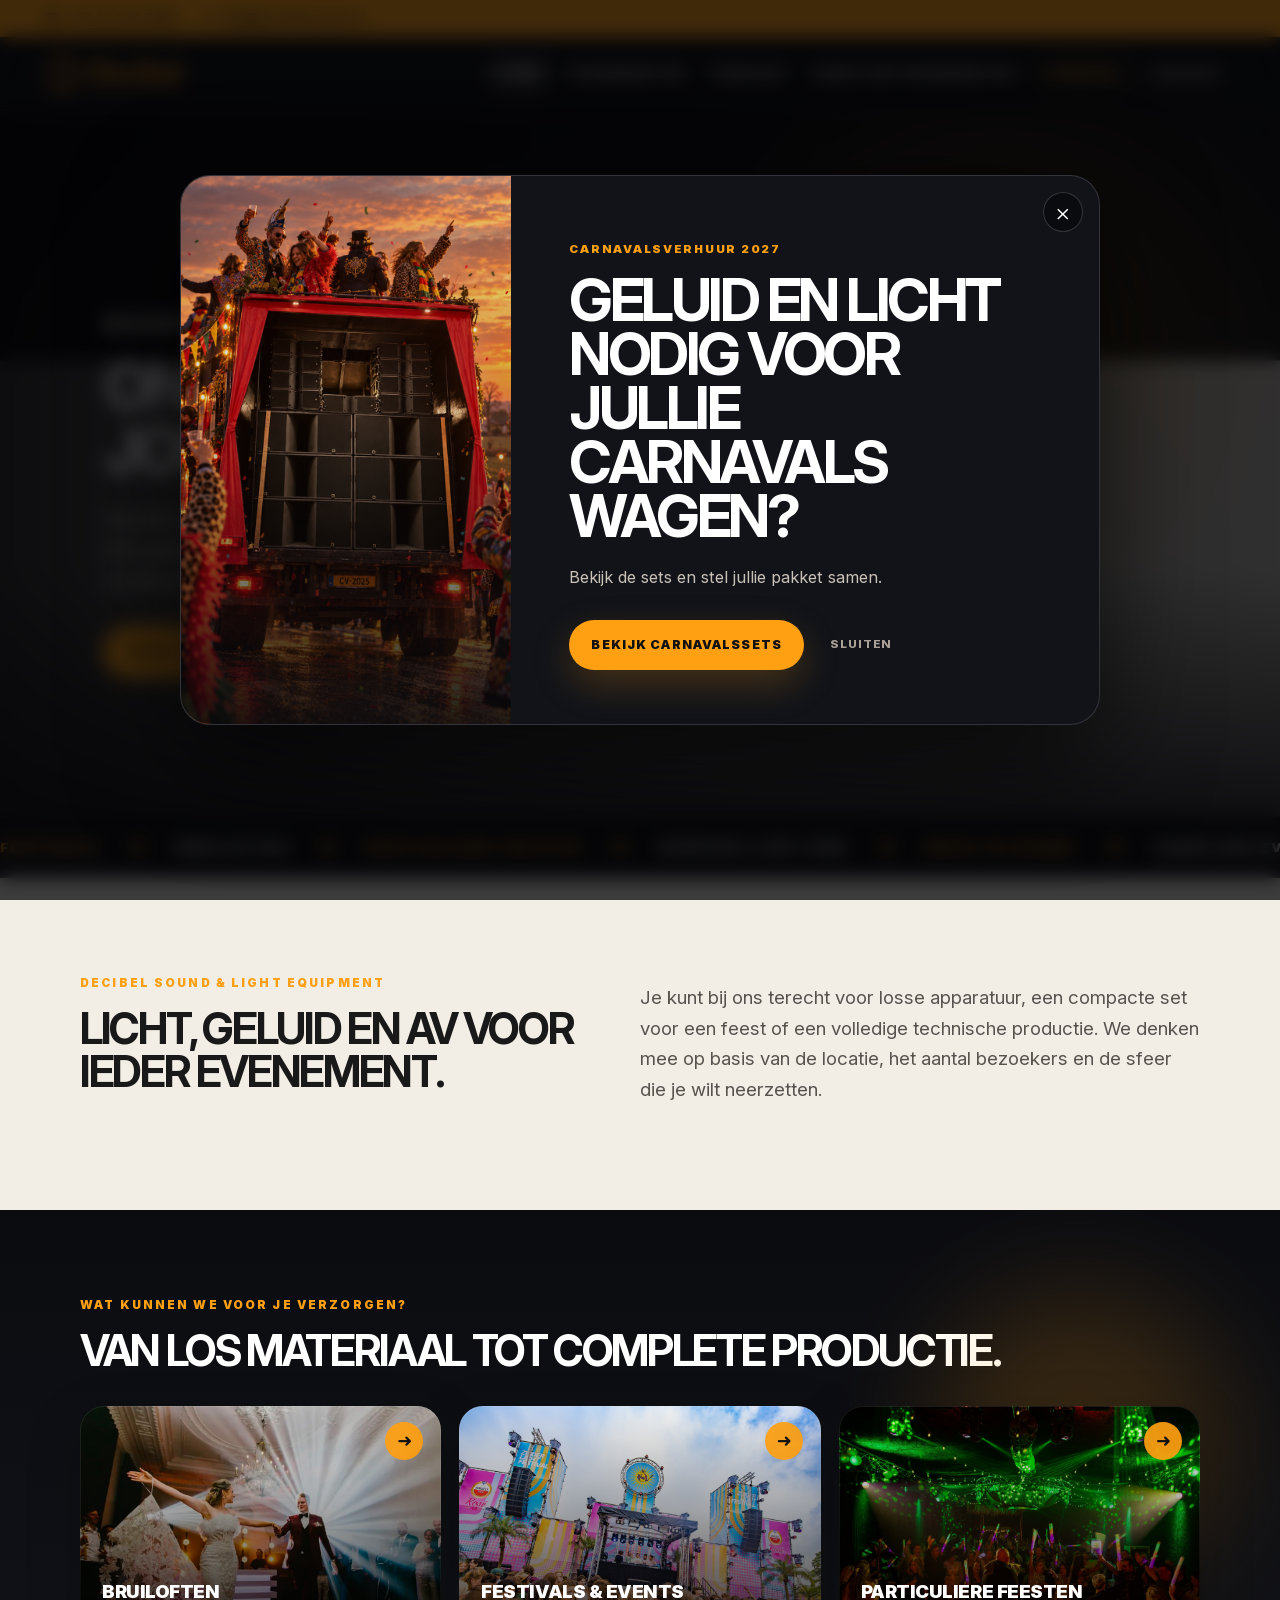
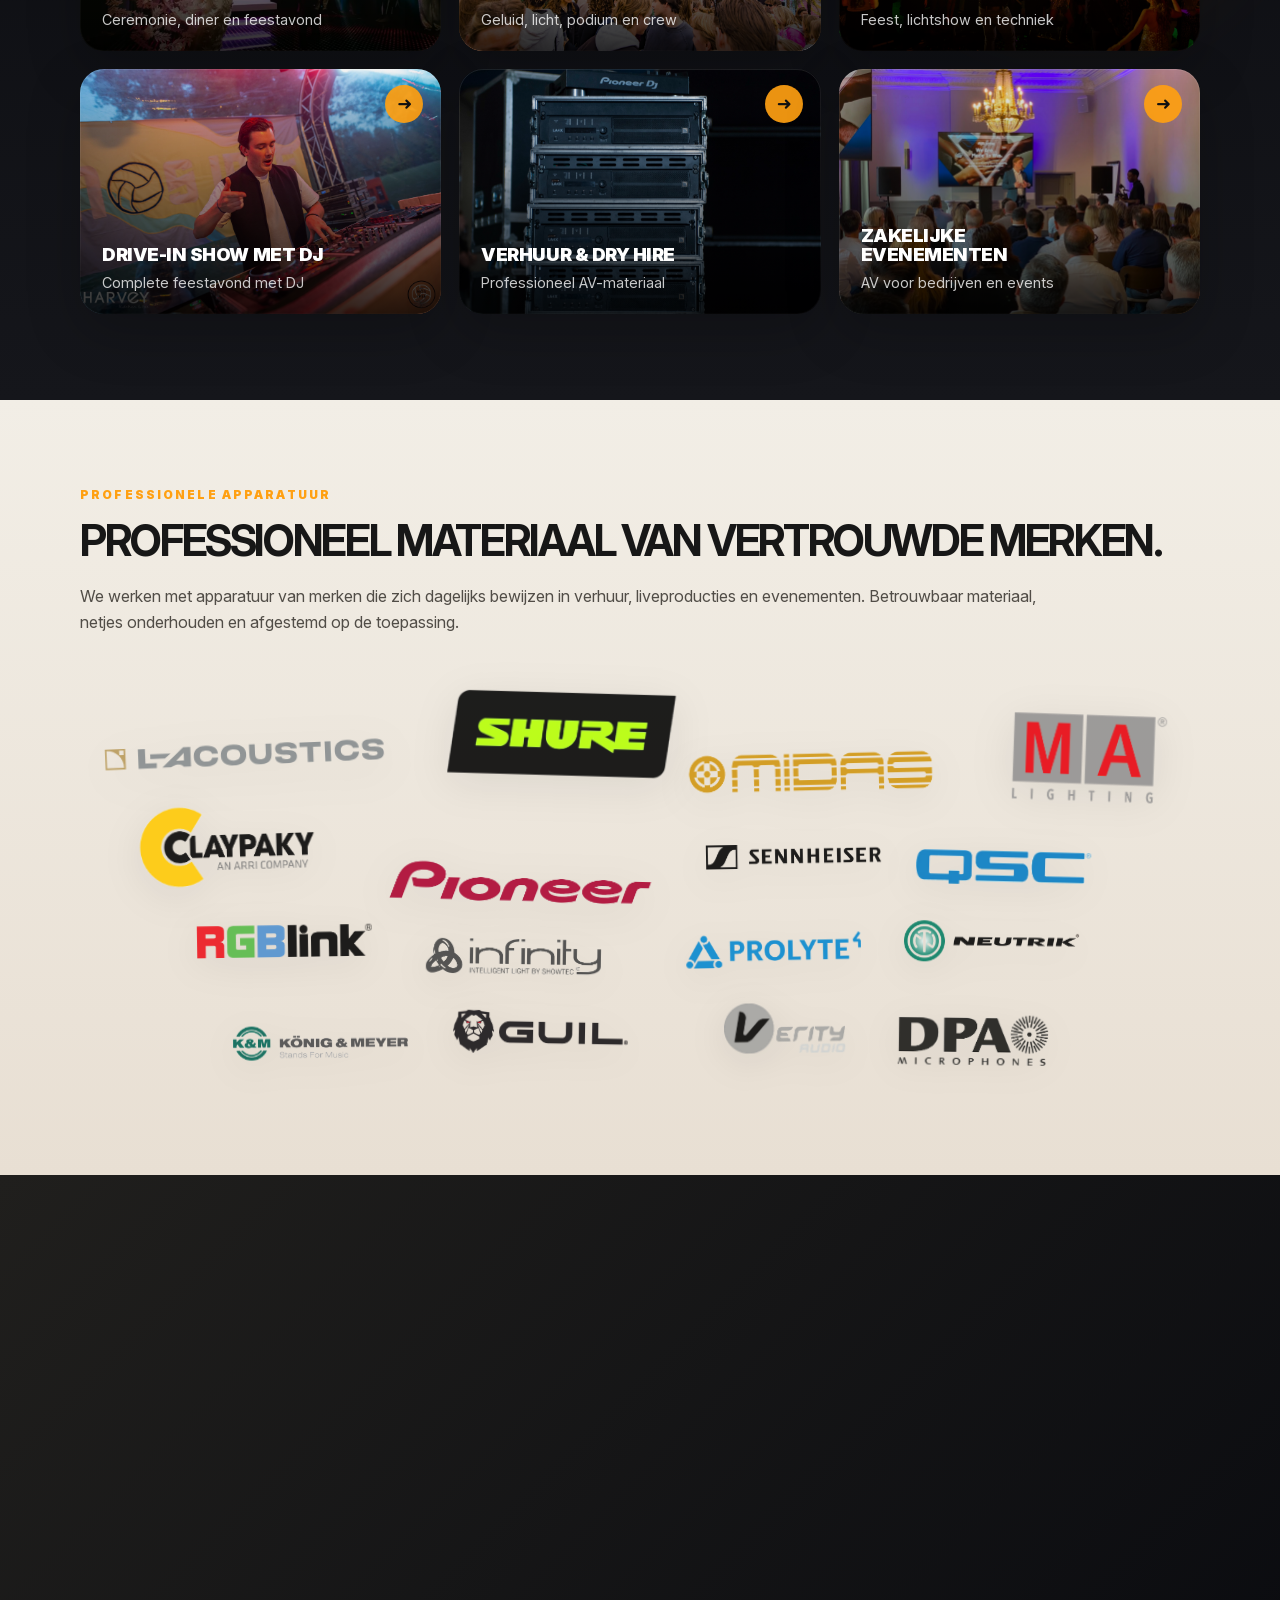
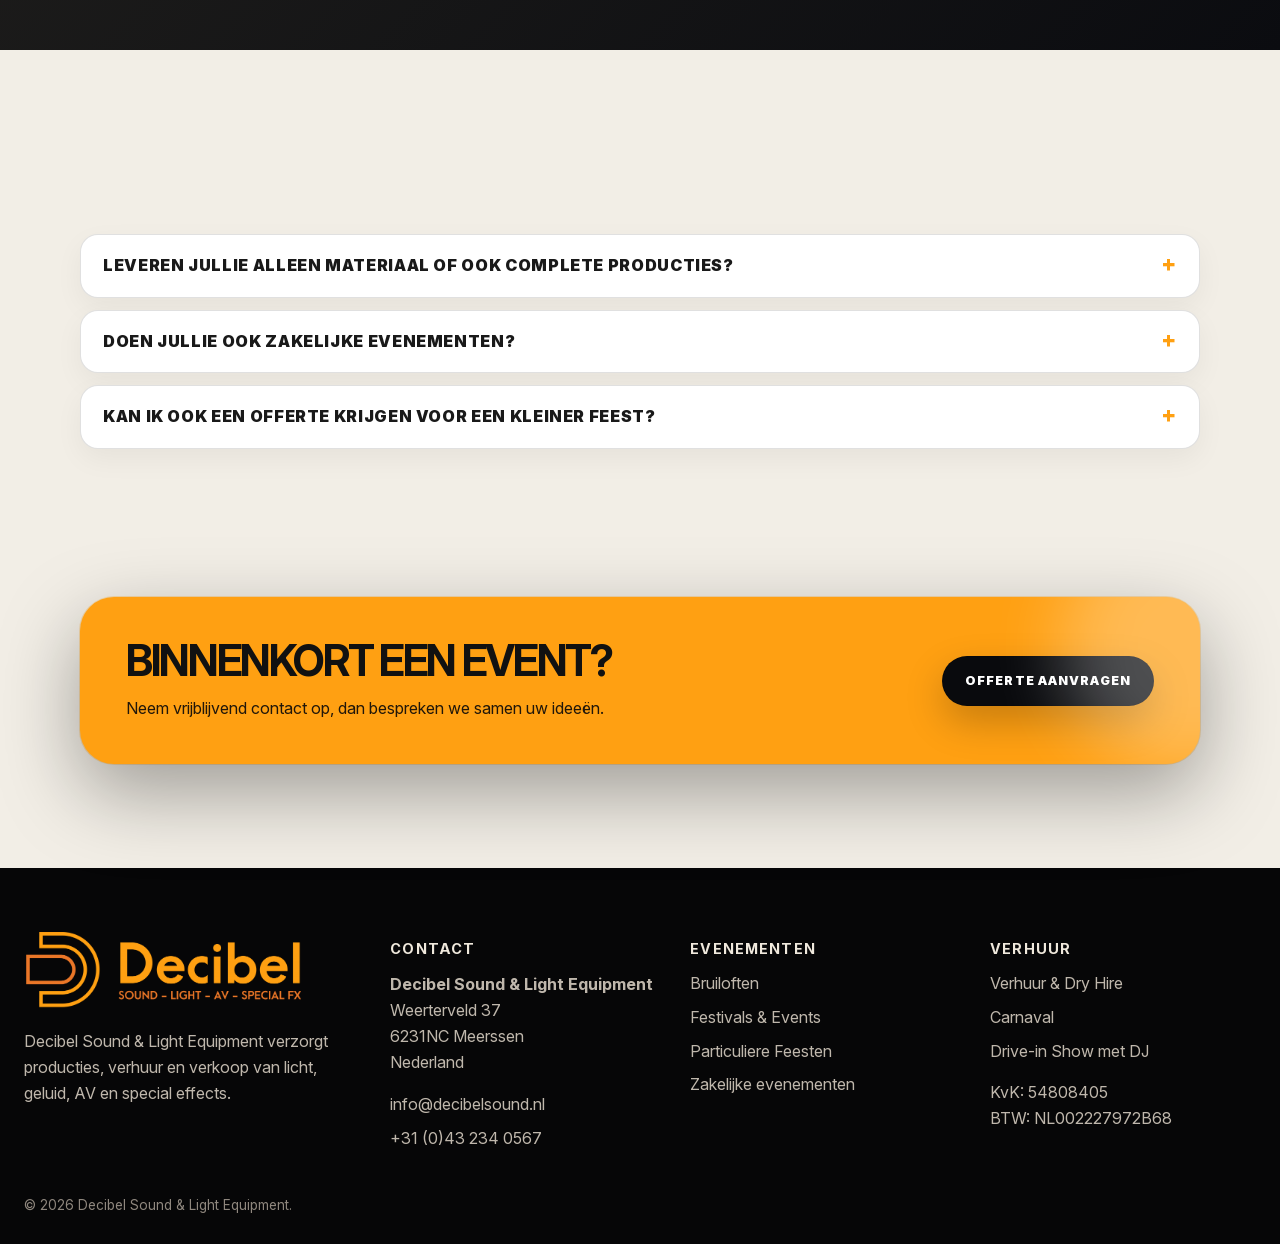
<file: index.html>
<!doctype html><html lang="nl"><head><meta charset="utf-8"><meta name="viewport" content="width=device-width, initial-scale=1"><title>Decibel Sound & Light Equipment | Verhuur & events</title><meta name="description" content="Decibel verzorgt licht, geluid, AV, verhuur en special effects voor festivals, bruiloften, feesten en evenementen in Limburg, Noord-Brabant en België.">
<link rel="canonical" href="https://decibelsound.nl/">
<meta name="robots" content="index,follow,max-image-preview:large">
<meta property="og:locale" content="nl_NL">
<meta property="og:type" content="website">
<meta property="og:site_name" content="Decibel Sound & Light Equipment">
<meta property="og:title" content="Decibel Sound & Light Equipment | Verhuur & events">
<meta property="og:description" content="Decibel verzorgt licht, geluid, AV, verhuur en special effects voor festivals, bruiloften, feesten en evenementen in Limburg, Noord-Brabant en België.">
<meta property="og:url" content="https://decibelsound.nl/">
<meta property="og:image" content="https://decibelsound.nl/assets/card-festivals.jpg">
<meta property="og:image:alt" content="Professionele licht- en geluidstechniek van Decibel">
<meta name="twitter:card" content="summary_large_image">
<meta name="twitter:title" content="Decibel Sound & Light Equipment | Verhuur & events">
<meta name="twitter:description" content="Decibel verzorgt licht, geluid, AV, verhuur en special effects voor festivals, bruiloften, feesten en evenementen in Limburg, Noord-Brabant en België.">
<meta name="twitter:image" content="https://decibelsound.nl/assets/card-festivals.jpg"><link rel="icon" href="favicon.ico" sizes="any"><link rel="icon" type="image/png" sizes="32x32" href="favicon-32x32.png"><link rel="apple-touch-icon" sizes="180x180" href="apple-touch-icon.png"><link rel="stylesheet" href="style.css"><script type="application/ld+json">
{
  "@context": "https://schema.org",
  "@type": "LocalBusiness",
  "@id": "https://decibelsound.nl/#business",
  "name": "Decibel Sound & Light Equipment",
  "url": "https://decibelsound.nl/",
  "logo": "https://decibelsound.nl/assets/decibel-logo.png",
  "image": "https://decibelsound.nl/assets/card-festivals.jpg",
  "telephone": "+31432340567",
  "email": "info@decibelsound.nl",
  "address": {
    "@type": "PostalAddress",
    "streetAddress": "Weerterveld 37",
    "postalCode": "6231 NC",
    "addressLocality": "Meerssen",
    "addressCountry": "NL"
  },
  "areaServed": [
    {
      "@type": "AdministrativeArea",
      "name": "Limburg"
    },
    {
      "@type": "AdministrativeArea",
      "name": "Noord-Brabant"
    },
    {
      "@type": "Country",
      "name": "België"
    }
  ],
  "knowsAbout": [
    "Lichttechniek",
    "Geluidstechniek",
    "AV-verhuur",
    "Evenemententechniek",
    "Special effects"
  ]
}
</script>
</head><body><div class="topbar"><div><a href="tel:+31432340567" aria-label="Bel Decibel"><span aria-hidden="true">☎</span><span>+31 43 234 0567</span></a><a href="mailto:info@decibelsound.nl" aria-label="Mail Decibel"><span aria-hidden="true">✉</span><span>info@decibelsound.nl</span></a></div></div><header class="nav"><div class="nav-inner"><a class="brand" href="/"><img src="assets/decibel-logo.png" alt="Decibel Sound & Light Equipment"></a><button class="mobile-toggle" aria-label="Menu">Menu</button><nav class="menu"><a class="active" href="/">Home</a><div class="drop"><button class="dropbtn">Evenementen</button><div class="dropdown"><a href="/bruiloften">Bruiloften</a><a href="/festivals-events">Festivals & Events</a><a href="/particuliere-feesten">Particuliere Feesten</a><a href="/drive-in-show-met-dj">Drive-in Show met DJ</a></div></div><a class="" href="/verhuur">Verhuur</a><a href="https://decibelcorporate.nl/">Zakelijke evenementen</a><a class="catalog-link" href="/carnaval">Carnaval</a><a class="" href="/contact">Contact</a></nav></div></header><main><section class="hero" style="--hero:url('https://static.wixstatic.com/media/d2bfa4_7c4964d571e242ed88d4030052ed0861~mv2.jpg/v1/fill/w_1600,h_1000,al_c,q_85/d2bfa4_7c4964d571e242ed88d4030052ed0861~mv2.jpg')"><div class="hero-inner reveal"><p class="eyebrow">Sound · Light · AV · Special FX</p><h1>Onze passie,<br>jouw event</h1><p>Van een tuinfeest of bruiloft tot een festival of bedrijfsevenement. Decibel verzorgt licht, geluid, video, special effects, verhuur en technische ondersteuning voor evenementen van elke omvang.</p><div class="cta-row"><a class="btn glow" href="/contact#contactformulier">Neem contact op</a><a class="btn ghost" href="/carnaval">Carnaval</a></div></div></section>
<div class="ticker"><div class="ticker-track"><div class="ticker-group"><span>Festivals</span><span>Bruiloften</span><span>Particuliere feesten</span><span>Verhuur & Dry Hire</span><span>Drive-in shows</span><span>Zakelijke evenementen</span><span>Special FX</span><span>Festivals</span><span>Bruiloften</span><span>Particuliere feesten</span></div><div class="ticker-group" aria-hidden="true"><span>Festivals</span><span>Bruiloften</span><span>Particuliere feesten</span><span>Verhuur & Dry Hire</span><span>Drive-in shows</span><span>Zakelijke evenementen</span><span>Special FX</span><span>Festivals</span><span>Bruiloften</span><span>Particuliere feesten</span></div></div></div>
<section class="section intro-section"><div class="wrap split reveal"><div><p class="kicker">Decibel Sound & Light Equipment</p><h2>Licht, geluid en AV voor ieder evenement.</h2></div><div><p class="lead">Je kunt bij ons terecht voor losse apparatuur, een compacte set voor een feest of een volledige technische productie. We denken mee op basis van de locatie, het aantal bezoekers en de sfeer die je wilt neerzetten.</p></div></div></section>
<section class="section dark-panel"><div class="ambient-orb orb-a"></div><div class="wrap"><p class="kicker reveal">Wat kunnen we voor je verzorgen?</p><h2 class="reveal">Van los materiaal tot complete productie.</h2><div class="image-card-grid">
<a class="image-nav-card reveal" href="/bruiloften" style="--img:url('assets/card-bruiloften.jpeg')"><span>Bruiloften</span><small>Ceremonie, diner en feestavond</small></a>
<a class="image-nav-card reveal" href="/festivals-events" style="--img:url('assets/card-festivals.jpg')"><span>Festivals & Events</span><small>Geluid, licht, podium en crew</small></a>
<a class="image-nav-card reveal" href="/particuliere-feesten" style="--img:url('assets/card-particulier.jpg')"><span>Particuliere feesten</span><small>Feest, lichtshow en techniek</small></a>
<a class="image-nav-card reveal" href="/drive-in-show-met-dj" style="--img:url('assets/card-drivein.jpeg')"><span>Drive-in show met DJ</span><small>Complete feestavond met DJ</small></a>
<a class="image-nav-card reveal" href="/verhuur" style="--img:url('assets/card-verhuur.jpg')"><span>Verhuur & Dry Hire</span><small>Professioneel AV-materiaal</small></a>
<a class="image-nav-card reveal" href="https://decibelcorporate.nl/" style="--img:url('assets/card-corporate.jpeg')"><span>Zakelijke evenementen</span><small>AV voor bedrijven en events</small></a>
</div></div></section>
<section class="section brand-section"><div class="wrap reveal"><p class="kicker">Professionele apparatuur</p><h2>Professioneel materiaal van vertrouwde merken.</h2><p class="brand-intro">We werken met apparatuur van merken die zich dagelijks bewijzen in verhuur, liveproducties en evenementen. Betrouwbaar materiaal, netjes onderhouden en afgestemd op de toepassing.</p><div class="logo-cloud">
<div class="brand-logo tier-1"><img src="assets/logo-lacoustics.svg" alt="L-Acoustics"></div>
<div class="brand-logo tier-1"><img src="assets/logo-shure-clean.png" alt="Shure"></div>
<div class="brand-logo tier-1"><img src="assets/logo-midas-clean.png" alt="Midas"></div>
<div class="brand-logo tier-1"><img src="assets/logo-ma-clean.png" alt="MA Lighting"></div>
<div class="brand-logo tier-1"><img src="assets/logo-claypaky-clean.png" alt="Clay Paky"></div>
<div class="brand-logo tier-1"><img src="assets/logo-pioneer-clean.png" alt="Pioneer DJ"></div>
<div class="brand-logo"><img src="assets/logo-sennheiser-clean.png" alt="Sennheiser"></div>
<div class="brand-logo"><img src="assets/logo-qsc-clean.png" alt="QSC"></div>
<div class="brand-logo"><img src="assets/logo-rgblink-clean.png" alt="RGBlink"></div>
<div class="brand-logo"><img src="assets/logo-infinity-clean.png" alt="Infinity"></div>
<div class="brand-logo"><img src="assets/logo-prolyte-clean.png" alt="Prolyte"></div>
<div class="brand-logo"><img src="assets/logo-neutrik-clean.png" alt="Neutrik"></div>
<div class="brand-logo"><img src="assets/logo-km-clean.png" alt="König & Meyer"></div>
<div class="brand-logo"><img src="assets/logo-guil-clean.png" alt="GUIL"></div>
<div class="brand-logo"><img src="assets/logo-verity-clean.png" alt="Verity Audio"></div>
<div class="brand-logo"><img src="assets/logo-dpa-clean.png" alt="DPA Microphones"></div>
</div></div></section>
<section class="section catalogue-band" id="catalogus"><div class="wrap catalogue-card reveal"><div><p class="kicker">Carnaval 2027</p><h2>Techniek voor jullie carnavalswagen.</h2><p>Bekijk complete sets met geluid, licht, DJ-apparatuur en special effects voor carnavalswagens. Stel jullie selectie samen en verstuur direct een reserveringsaanvraag.</p></div><a class="btn glow" href="/carnaval">Bekijk carnavalssets</a></div></section>
<section class="section faq-home-section"><div class="wrap"><p class="kicker reveal">Veelgestelde vragen</p><h2 class="reveal">Snel duidelijk.</h2><div class="faq reveal"><details><summary>Leveren jullie alleen materiaal of ook complete producties?</summary><p>Allebei. Je kunt losse apparatuur huren, maar we verzorgen ook complete producties inclusief transport, opbouw, afbouw en technici.</p></details><details><summary>Doen jullie ook zakelijke evenementen?</summary><p>Ja. Voor congressen, bedrijfsevents, presentaties en beurzen verwijzen we via de navigatie direct door naar Decibel Corporate.</p></details><details><summary>Kan ik ook een offerte krijgen voor een kleiner feest?</summary><p>Ja. Van kleine privéfeesten tot grotere festivals: we denken mee op basis van locatie, aantal gasten, sfeer en budget.</p></details></div></div></section>
<section class="section cta-dark"><div class="wrap cta-inner reveal"><div><h2>Binnenkort een event?</h2><p>Neem vrijblijvend contact op, dan bespreken we samen uw ideeën.</p></div><a class="btn glow" href="/contact#contactformulier">Offerte aanvragen</a></div></section></main><footer class="footer"><div class="footer-grid"><div><img src="assets/decibel-logo.png" alt="Decibel" class="footer-logo"><p>Decibel Sound & Light Equipment verzorgt producties, verhuur en verkoop van licht, geluid, AV en special effects.</p></div><div><h3>Contact</h3><p><strong>Decibel Sound & Light Equipment</strong><br>Weerterveld 37<br>6231NC Meerssen<br>Nederland</p><a href="mailto:info@decibelsound.nl">info@decibelsound.nl</a><a href="tel:+31432340567">+31 (0)43 234 0567</a></div><div><h3>Evenementen</h3><a href="/bruiloften">Bruiloften</a><a href="/festivals-events">Festivals & Events</a><a href="/particuliere-feesten">Particuliere Feesten</a><a href="https://decibelcorporate.nl/">Zakelijke evenementen</a></div><div><h3>Verhuur</h3><a href="/verhuur">Verhuur & Dry Hire</a><a href="/carnaval">Carnaval</a><a href="/drive-in-show-met-dj">Drive-in Show met DJ</a><p>KvK: 54808405<br>BTW: NL002227972B68</p></div></div><div class="footer-bottom">© 2026 Decibel Sound & Light Equipment.</div></footer><script src="script.js"></script></body></html>
</file>
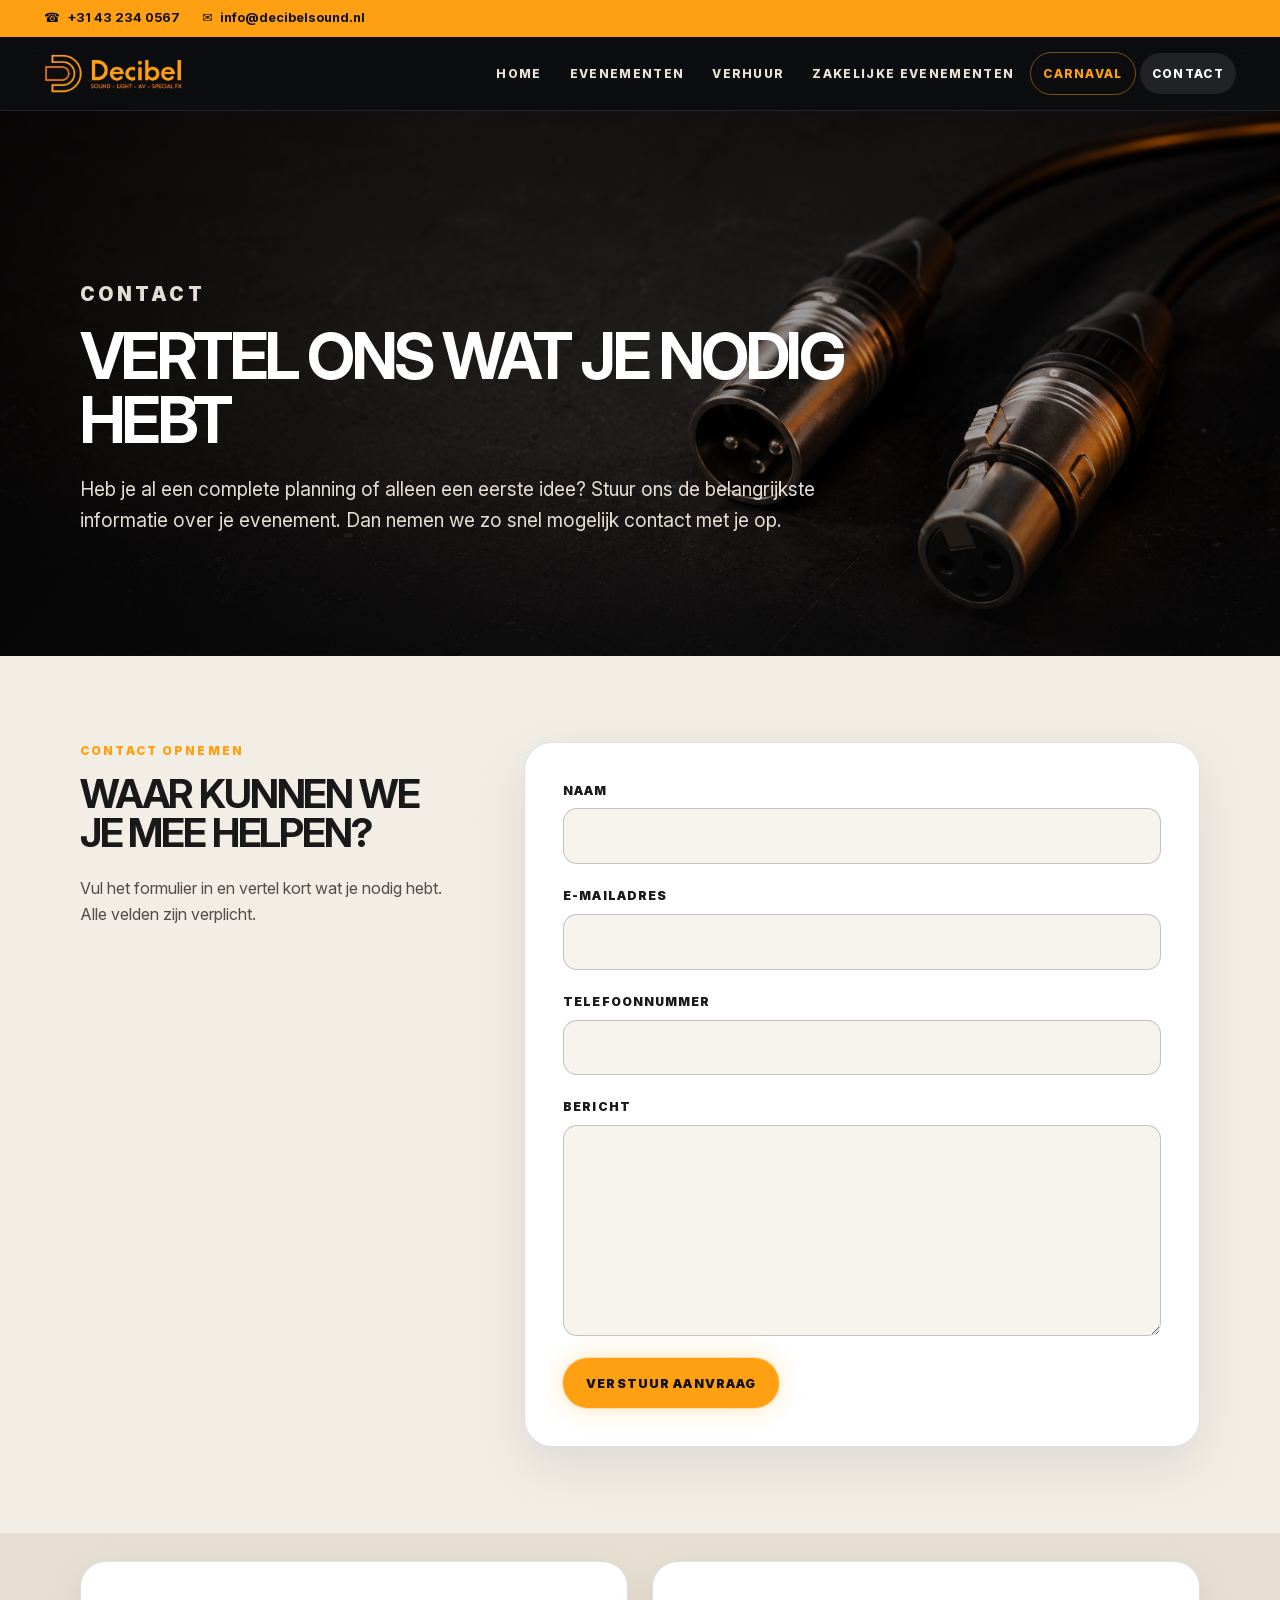
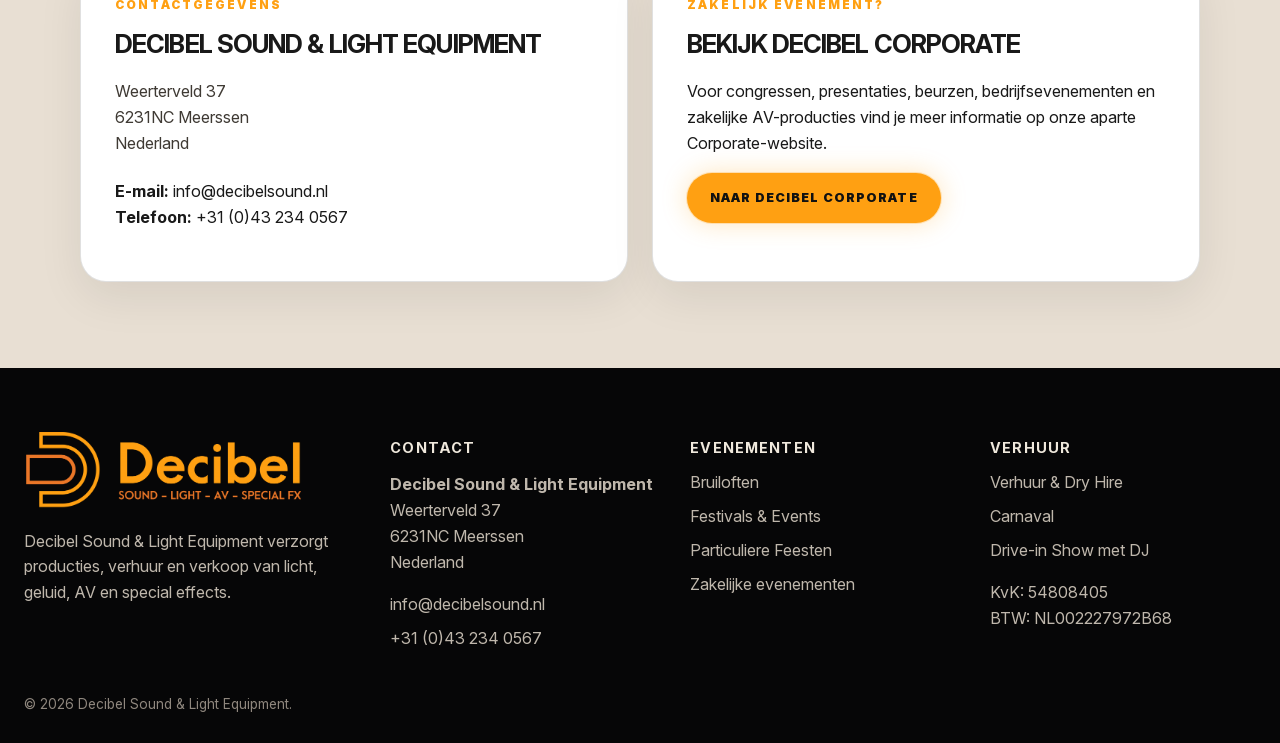
<file: contact.html>
<!doctype html>
<html lang="nl">
<head>
  <meta charset="utf-8">
  <meta name="viewport" content="width=device-width, initial-scale=1">
  <title>Contact Decibel | Licht, geluid en AV</title>
  <meta name="description" content="Neem contact op met Decibel in Meerssen voor licht, geluid, AV, verhuur of technische producties in Limburg, Noord-Brabant en België.">
<link rel="canonical" href="https://decibelsound.nl/contact">
<meta name="robots" content="index,follow,max-image-preview:large">
<meta property="og:locale" content="nl_NL">
<meta property="og:type" content="website">
<meta property="og:site_name" content="Decibel Sound & Light Equipment">
<meta property="og:title" content="Contact Decibel | Licht, geluid en AV">
<meta property="og:description" content="Neem contact op met Decibel in Meerssen voor licht, geluid, AV, verhuur of technische producties in Limburg, Noord-Brabant en België.">
<meta property="og:url" content="https://decibelsound.nl/contact">
<meta property="og:image" content="https://decibelsound.nl/assets/contact-xlr.png">
<meta property="og:image:alt" content="Audiokabels en professionele AV-techniek">
<meta name="twitter:card" content="summary_large_image">
<meta name="twitter:title" content="Contact Decibel | Licht, geluid en AV">
<meta name="twitter:description" content="Neem contact op met Decibel in Meerssen voor licht, geluid, AV, verhuur of technische producties in Limburg, Noord-Brabant en België.">
<meta name="twitter:image" content="https://decibelsound.nl/assets/contact-xlr.png">
  <link rel="icon" href="favicon.ico" sizes="any">
  <link rel="icon" type="image/png" sizes="32x32" href="favicon-32x32.png">
  <link rel="apple-touch-icon" sizes="180x180" href="apple-touch-icon.png">
  <link rel="stylesheet" href="style.css">
</head>
<body>
  <div class="topbar"><div><a href="tel:+31432340567" aria-label="Bel Decibel"><span aria-hidden="true">☎</span><span>+31 43 234 0567</span></a><a href="mailto:info@decibelsound.nl" aria-label="Mail Decibel"><span aria-hidden="true">✉</span><span>info@decibelsound.nl</span></a></div></div>
  <header class="nav"><div class="nav-inner"><a class="brand" href="/"><img src="assets/decibel-logo.png" alt="Decibel Sound & Light Equipment"></a><button class="mobile-toggle" aria-label="Menu">Menu</button><nav class="menu"><a href="/">Home</a><div class="drop"><button class="dropbtn">Evenementen</button><div class="dropdown"><a href="/bruiloften">Bruiloften</a><a href="/festivals-events">Festivals & Events</a><a href="/particuliere-feesten">Particuliere Feesten</a><a href="/drive-in-show-met-dj">Drive-in Show met DJ</a></div></div><a href="/verhuur">Verhuur</a><a href="https://decibelcorporate.nl/">Zakelijke evenementen</a><a class="catalog-link" href="/carnaval">Carnaval</a><a class="active" href="/contact">Contact</a></nav></div></header>

  <main class="contact-page">
    <section class="page-hero contact-hero" style="--hero:url('assets/contact-xlr.png')">
      <div class="hero-inner reveal">
        <p class="eyebrow">Contact</p>
        <h1>Vertel ons wat je nodig hebt</h1>
        <p>Heb je al een complete planning of alleen een eerste idee? Stuur ons de belangrijkste informatie over je evenement. Dan nemen we zo snel mogelijk contact met je op.</p>
      </div>
    </section>

    <section class="section contact-form-section" id="contactformulier">
      <div class="wrap contact-form-layout">
        <div class="contact-form-intro reveal">
          <p class="kicker">Contact opnemen</p>
          <h2>Waar kunnen we je mee helpen?</h2>
          <p>Vul het formulier in en vertel kort wat je nodig hebt. Alle velden zijn verplicht.</p>
        </div>
        <form class="contact-form reveal" action="https://formspree.io/f/mvkpabqv" method="POST" data-contact-form>
          <input type="hidden" name="_subject" value="Nieuwe aanvraag via decibelsound.nl">
          <div class="form-honeypot" aria-hidden="true"><label for="company-website">Laat dit veld leeg</label><input id="company-website" name="_gotcha" type="text" tabindex="-1" autocomplete="off"></div>
          <div class="form-field">
            <label for="naam">Naam</label>
            <input id="naam" name="naam" type="text" autocomplete="name" required>
          </div>
          <div class="form-field">
            <label for="email">E-mailadres</label>
            <input id="email" name="email" type="email" autocomplete="email" required>
          </div>
          <div class="form-field">
            <label for="telefoonnummer">Telefoonnummer</label>
            <input id="telefoonnummer" name="telefoonnummer" type="tel" autocomplete="tel" required>
          </div>
          <div class="form-field form-field-wide">
            <label for="bericht">Bericht</label>
            <textarea id="bericht" name="bericht" rows="7" required></textarea>
          </div>
          <div class="form-submit form-field-wide">
            <button class="btn glow" type="submit">Verstuur aanvraag</button>
            <p class="form-status" role="status" aria-live="polite"></p>
          </div>
        </form>
      </div>
    </section>

    <section class="section contact-blocks"><div class="wrap two-col"><div class="content-card reveal"><p class="kicker">Contactgegevens</p><h2>Decibel Sound & Light Equipment</h2><address>Weerterveld 37<br>6231NC Meerssen<br>Nederland</address><p><strong>E-mail:</strong> <a href="mailto:info@decibelsound.nl">info@decibelsound.nl</a><br><strong>Telefoon:</strong> <a href="tel:+31432340567">+31 (0)43 234 0567</a></p></div><div class="content-card reveal"><p class="kicker">Zakelijk evenement?</p><h2>Bekijk Decibel Corporate</h2><p>Voor congressen, presentaties, beurzen, bedrijfsevenementen en zakelijke AV-producties vind je meer informatie op onze aparte Corporate-website.</p><a class="btn glow" href="https://decibelcorporate.nl/">Naar Decibel Corporate</a></div></div></section>
  </main>

  <footer class="footer"><div class="footer-grid"><div><img src="assets/decibel-logo.png" alt="Decibel" class="footer-logo"><p>Decibel Sound & Light Equipment verzorgt producties, verhuur en verkoop van licht, geluid, AV en special effects.</p></div><div><h3>Contact</h3><p><strong>Decibel Sound & Light Equipment</strong><br>Weerterveld 37<br>6231NC Meerssen<br>Nederland</p><a href="mailto:info@decibelsound.nl">info@decibelsound.nl</a><a href="tel:+31432340567">+31 (0)43 234 0567</a></div><div><h3>Evenementen</h3><a href="/bruiloften">Bruiloften</a><a href="/festivals-events">Festivals & Events</a><a href="/particuliere-feesten">Particuliere Feesten</a><a href="https://decibelcorporate.nl/">Zakelijke evenementen</a></div><div><h3>Verhuur</h3><a href="/verhuur">Verhuur & Dry Hire</a><a href="/carnaval">Carnaval</a><a href="/drive-in-show-met-dj">Drive-in Show met DJ</a><p>KvK: 54808405<br>BTW: NL002227972B68</p></div></div><div class="footer-bottom">© 2026 Decibel Sound & Light Equipment.</div></footer>
  <script src="script.js"></script>
</body>
</html>
</file>
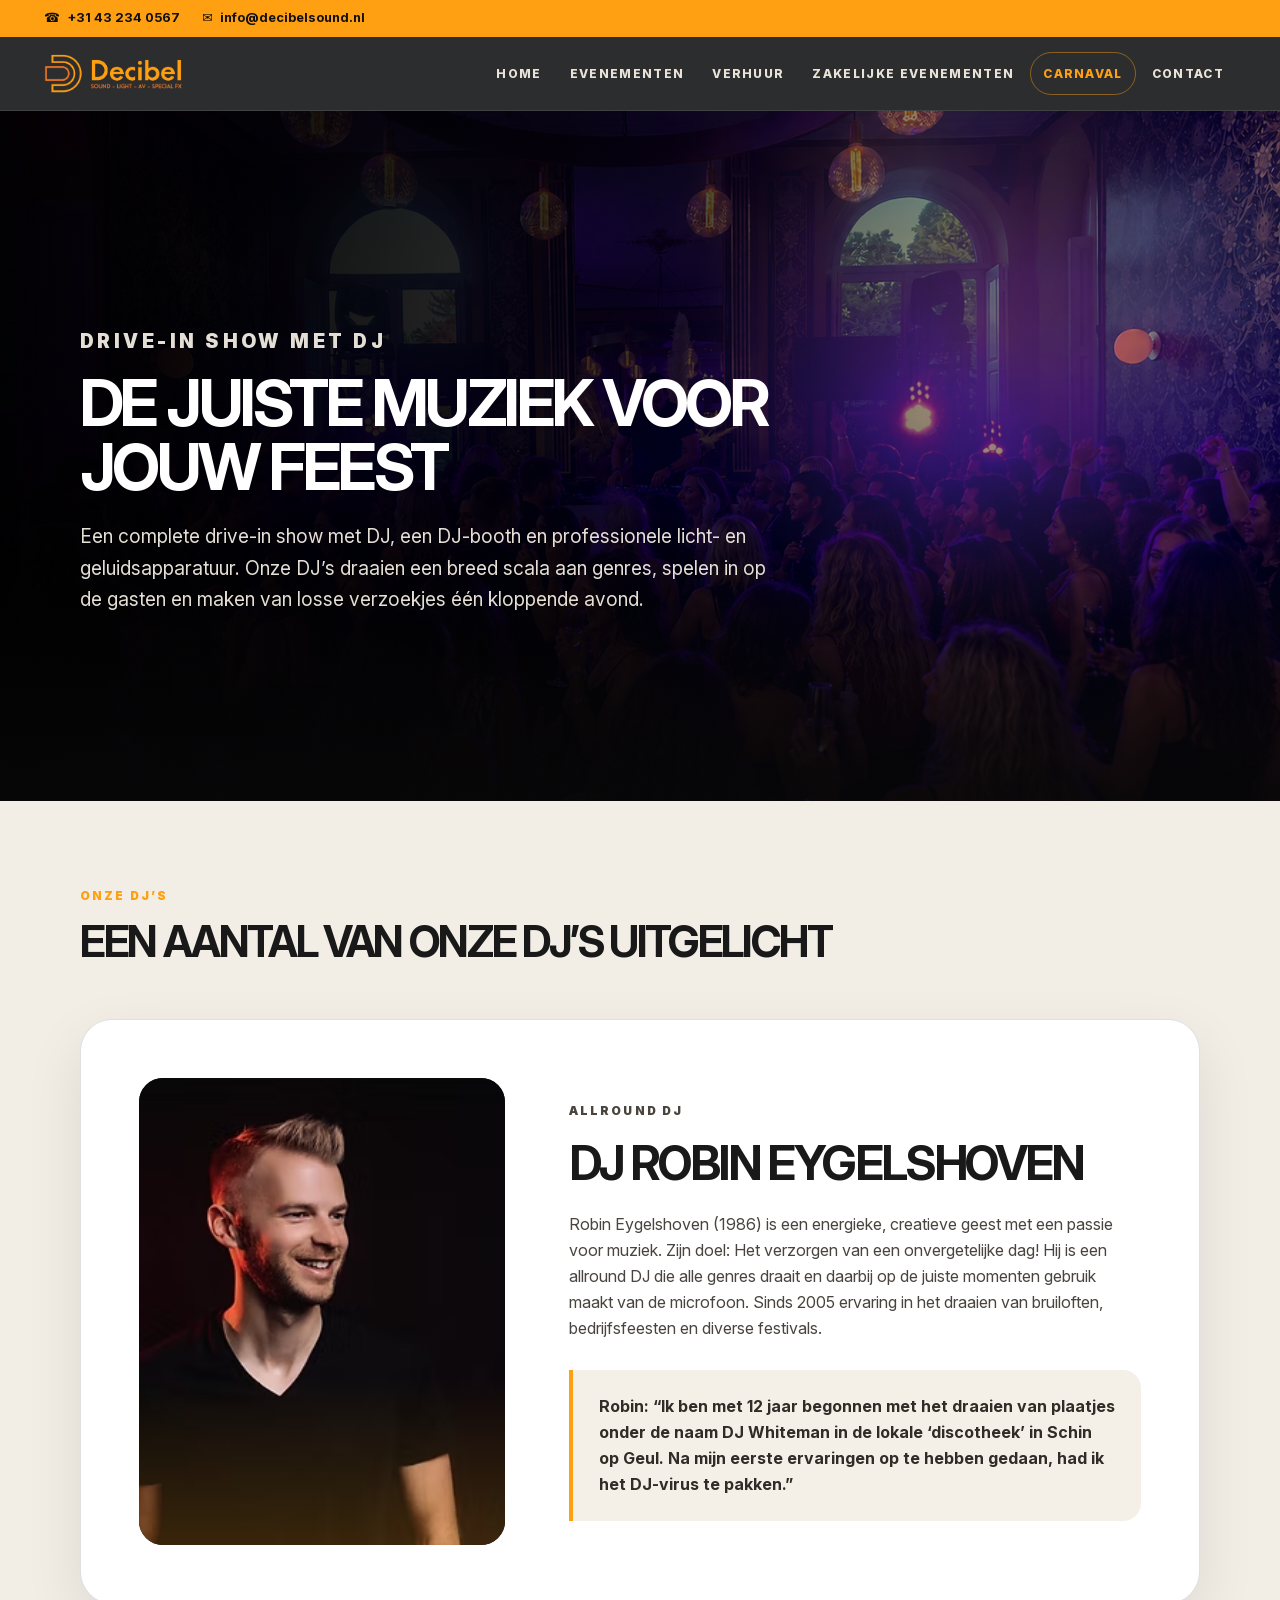
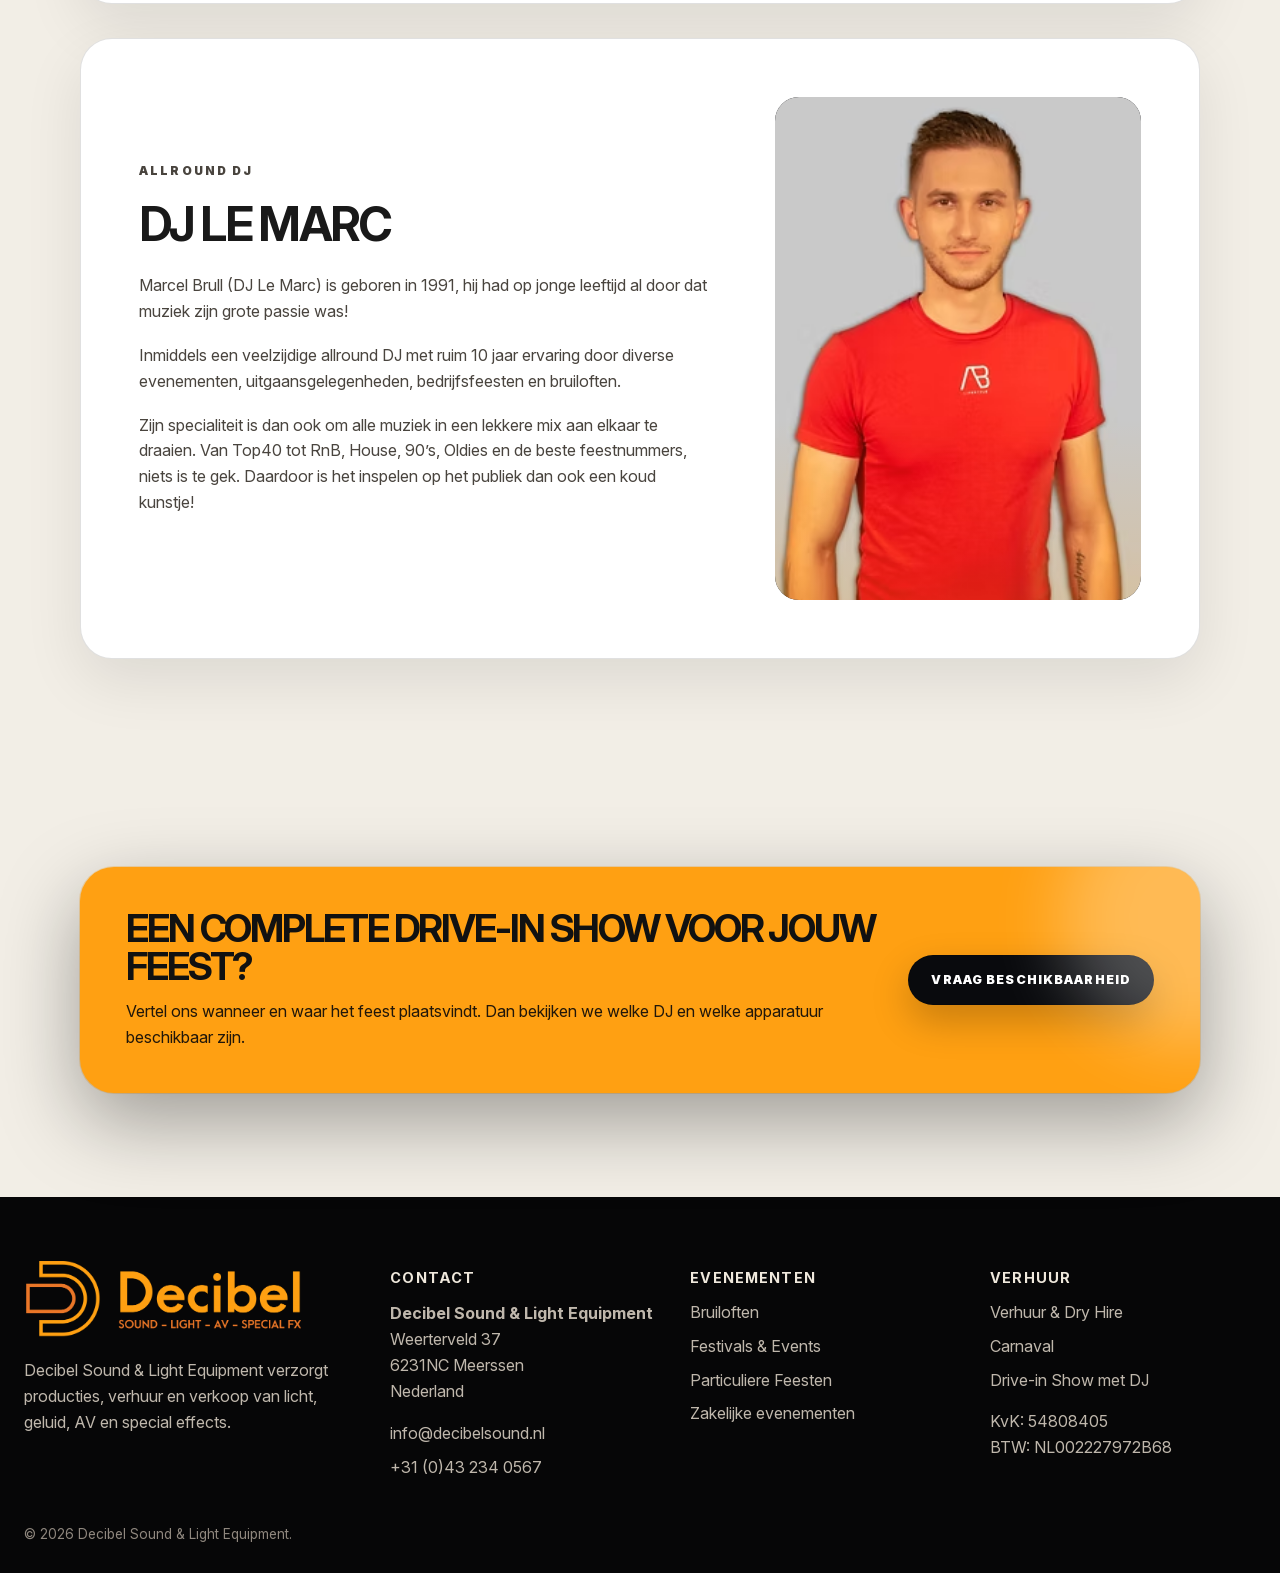
<file: drive-in-show-met-dj.html>
<!doctype html>
<html lang="nl">
<head>
  <meta charset="utf-8">
  <meta name="viewport" content="width=device-width, initial-scale=1">
  <title>Drive-in show met DJ, licht en geluid | Decibel</title>
  <meta name="description" content="Boek een complete drive-in show met allround DJ, professioneel geluid en feestverlichting in Limburg, Noord-Brabant en België.">
<link rel="canonical" href="https://decibelsound.nl/drive-in-show-met-dj">
<meta name="robots" content="index,follow,max-image-preview:large">
<meta property="og:locale" content="nl_NL">
<meta property="og:type" content="website">
<meta property="og:site_name" content="Decibel Sound & Light Equipment">
<meta property="og:title" content="Drive-in show met DJ, licht en geluid | Decibel">
<meta property="og:description" content="Boek een complete drive-in show met allround DJ, professioneel geluid en feestverlichting in Limburg, Noord-Brabant en België.">
<meta property="og:url" content="https://decibelsound.nl/drive-in-show-met-dj">
<meta property="og:image" content="https://decibelsound.nl/assets/drivein-hero-dansvloer.png">
<meta property="og:image:alt" content="Drive-in show met DJ, licht en geluid">
<meta name="twitter:card" content="summary_large_image">
<meta name="twitter:title" content="Drive-in show met DJ, licht en geluid | Decibel">
<meta name="twitter:description" content="Boek een complete drive-in show met allround DJ, professioneel geluid en feestverlichting in Limburg, Noord-Brabant en België.">
<meta name="twitter:image" content="https://decibelsound.nl/assets/drivein-hero-dansvloer.png">
  <link rel="icon" href="favicon.ico" sizes="any">
  <link rel="icon" type="image/png" sizes="32x32" href="favicon-32x32.png">
  <link rel="apple-touch-icon" sizes="180x180" href="apple-touch-icon.png">
  <link rel="stylesheet" href="style.css">
</head>
<body class="drivein-page">
  <div class="topbar">
    <div>
      <a href="tel:+31432340567" aria-label="Bel Decibel"><span aria-hidden="true">☎</span><span>+31 43 234 0567</span></a>
      <a href="mailto:info@decibelsound.nl" aria-label="Mail Decibel"><span aria-hidden="true">✉</span><span>info@decibelsound.nl</span></a>
    </div>
  </div>

  <header class="nav">
    <div class="nav-inner">
      <a class="brand" href="/"><img src="assets/decibel-logo.png" alt="Decibel Sound & Light Equipment"></a>
      <button class="mobile-toggle" aria-label="Menu">Menu</button>
      <nav class="menu">
        <a href="/">Home</a>
        <div class="drop">
          <button class="dropbtn">Evenementen</button>
          <div class="dropdown">
            <a href="/bruiloften">Bruiloften</a>
            <a href="/festivals-events">Festivals & Events</a>
            <a href="/particuliere-feesten">Particuliere Feesten</a>
            <a class="active" href="/drive-in-show-met-dj">Drive-in Show met DJ</a>
          </div>
        </div>
        <a href="/verhuur">Verhuur</a>
        <a href="https://decibelcorporate.nl/">Zakelijke evenementen</a>
        <a class="catalog-link" href="/carnaval">Carnaval</a>
        <a href="/contact">Contact</a>
      </nav>
    </div>
  </header>

  <main>
    <section class="page-hero drivein-hero" style="--hero:url('assets/drivein-hero-dansvloer.png')">
      <div class="hero-inner reveal">
        <p class="eyebrow">Drive-in show met DJ</p>
        <h1>De juiste muziek voor jouw feest</h1>
        <p>Een complete drive-in show met DJ, een DJ-booth en professionele licht- en geluidsapparatuur. Onze DJ’s draaien een breed scala aan genres, spelen in op de gasten en maken van losse verzoekjes één kloppende avond.</p>
      </div>
    </section>

    <section class="section drivein-intro">
      <div class="wrap reveal">
        <p class="kicker">Onze DJ’s</p>
        <h2>Een aantal van onze DJ’s uitgelicht</h2>
      </div>
    </section>

    <section class="section drivein-profiles">
      <div class="wrap">
        <article class="dj-profile reveal">
          <div class="dj-profile-photo">
            <img src="assets/dj-robin-eygelshoven.png" alt="DJ Robin Eygelshoven">
          </div>
          <div class="dj-profile-copy">
            <p class="kicker">Allround DJ</p>
            <h2>DJ Robin Eygelshoven</h2>
            <p>Robin Eygelshoven (1986) is een energieke, creatieve geest met een passie voor muziek. Zijn doel: Het verzorgen van een onvergetelijke dag! Hij is een allround DJ die alle genres draait en daarbij op de juiste momenten gebruik maakt van de microfoon. Sinds 2005 ervaring in het draaien van bruiloften, bedrijfsfeesten en diverse festivals.</p>
            <blockquote>Robin: “Ik ben met 12 jaar begonnen met het draaien van plaatjes onder de naam DJ Whiteman in de lokale ‘discotheek’ in Schin op Geul. Na mijn eerste ervaringen op te hebben gedaan, had ik het DJ-virus te pakken.”</blockquote>
          </div>
        </article>

        <article class="dj-profile dj-profile-reverse reveal">
          <div class="dj-profile-photo">
            <img src="assets/dj-le-marc.png" alt="DJ Le Marc">
          </div>
          <div class="dj-profile-copy">
            <p class="kicker">Allround DJ</p>
            <h2>DJ Le Marc</h2>
            <p>Marcel Brull (DJ Le Marc) is geboren in 1991, hij had op jonge leeftijd al door dat muziek zijn grote passie was!</p>
            <p>Inmiddels een veelzijdige allround DJ met ruim 10 jaar ervaring door diverse evenementen, uitgaansgelegenheden, bedrijfsfeesten en bruiloften.</p>
            <p>Zijn specialiteit is dan ook om alle muziek in een lekkere mix aan elkaar te draaien. Van Top40 tot RnB, House, 90’s, Oldies en de beste feestnummers, niets is te gek. Daardoor is het inspelen op het publiek dan ook een koud kunstje!</p>
          </div>
        </article>
      </div>
    </section>

    <section class="section cta-dark">
      <div class="wrap cta-inner reveal">
        <div>
          <h2>Een complete drive-in show voor jouw feest?</h2>
          <p>Vertel ons wanneer en waar het feest plaatsvindt. Dan bekijken we welke DJ en welke apparatuur beschikbaar zijn.</p>
        </div>
        <a class="btn glow" href="/contact#contactformulier">Vraag beschikbaarheid</a>
      </div>
    </section>
  </main>

  <footer class="footer">
    <div class="footer-grid">
      <div><img src="assets/decibel-logo.png" alt="Decibel" class="footer-logo"><p>Decibel Sound & Light Equipment verzorgt producties, verhuur en verkoop van licht, geluid, AV en special effects.</p></div>
      <div><h3>Contact</h3><p><strong>Decibel Sound & Light Equipment</strong><br>Weerterveld 37<br>6231NC Meerssen<br>Nederland</p><a href="mailto:info@decibelsound.nl">info@decibelsound.nl</a><a href="tel:+31432340567">+31 (0)43 234 0567</a></div>
      <div><h3>Evenementen</h3><a href="/bruiloften">Bruiloften</a><a href="/festivals-events">Festivals & Events</a><a href="/particuliere-feesten">Particuliere Feesten</a><a href="https://decibelcorporate.nl/">Zakelijke evenementen</a></div>
      <div><h3>Verhuur</h3><a href="/verhuur">Verhuur & Dry Hire</a><a href="/carnaval">Carnaval</a><a href="/drive-in-show-met-dj">Drive-in Show met DJ</a><p>KvK: 54808405<br>BTW: NL002227972B68</p></div>
    </div>
    <div class="footer-bottom">© 2026 Decibel Sound & Light Equipment.</div>
  </footer>
  <script src="script.js"></script>
</body>
</html>
</file>
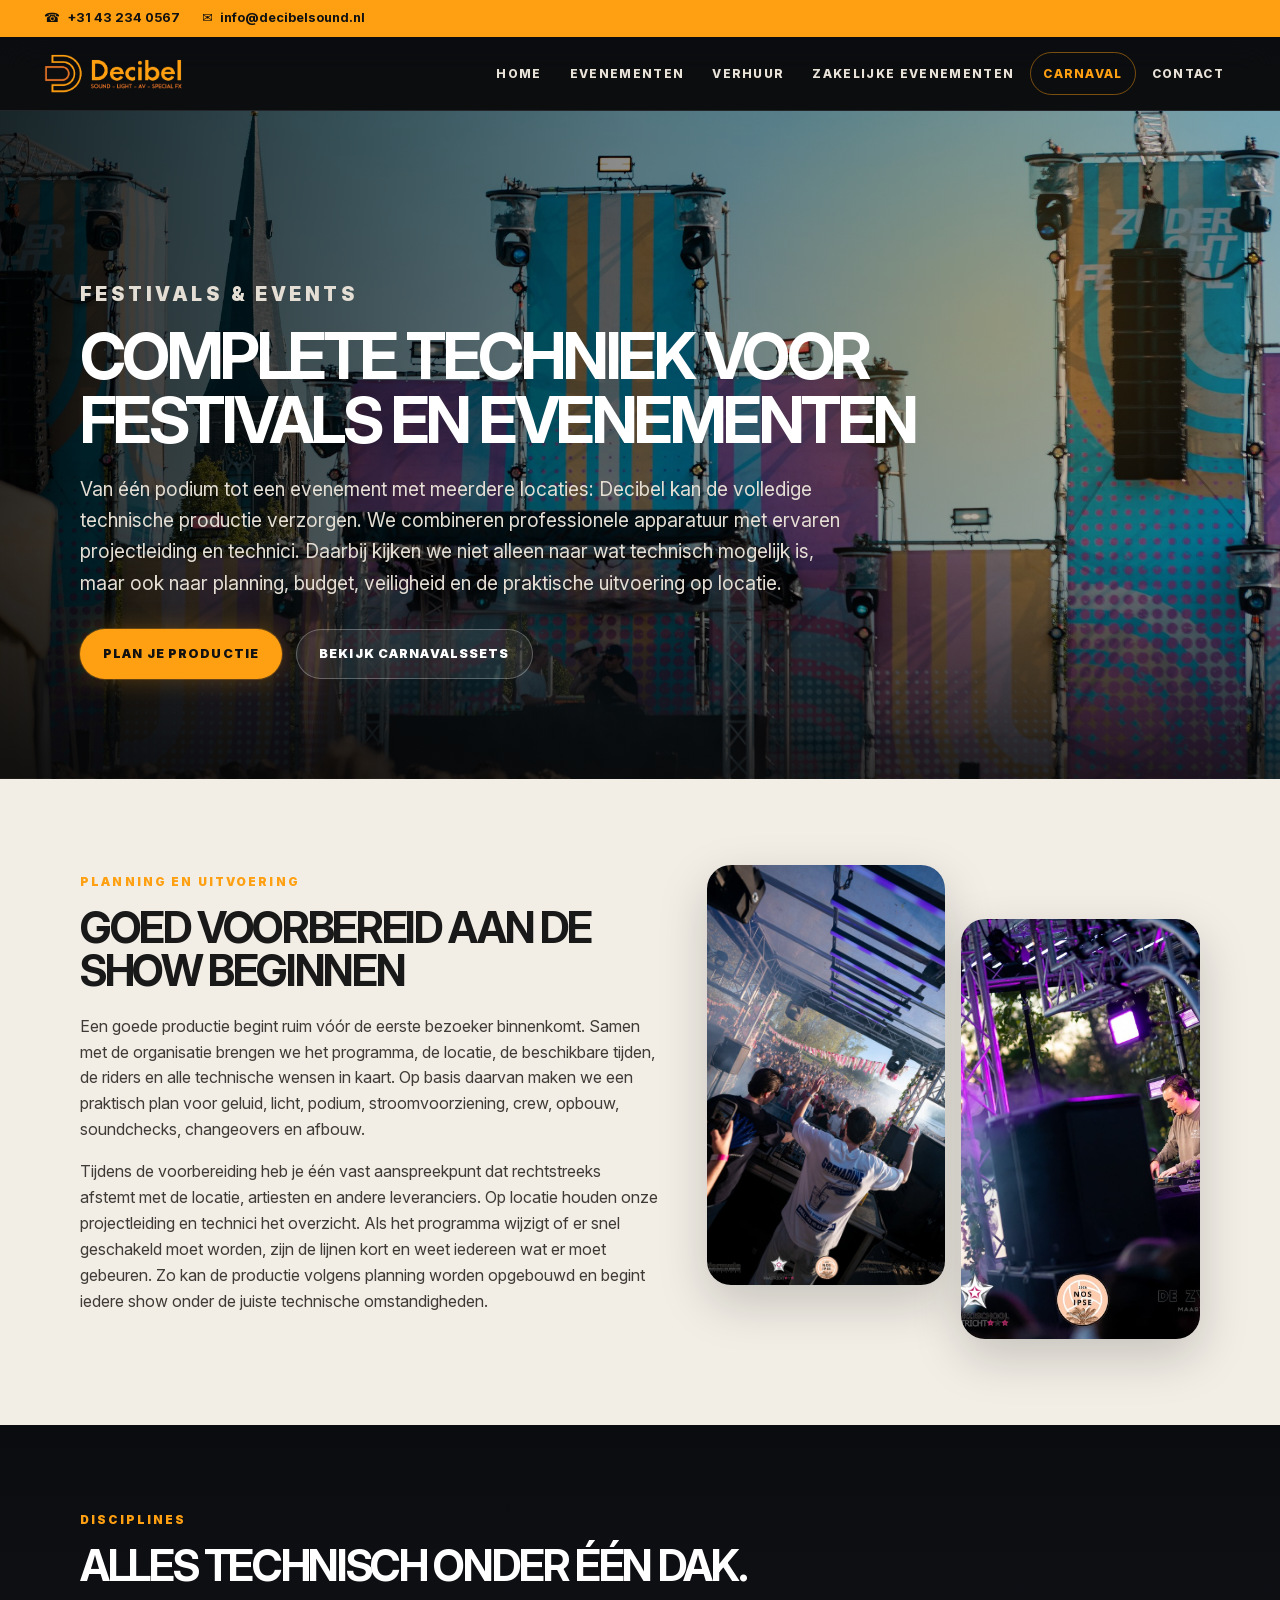
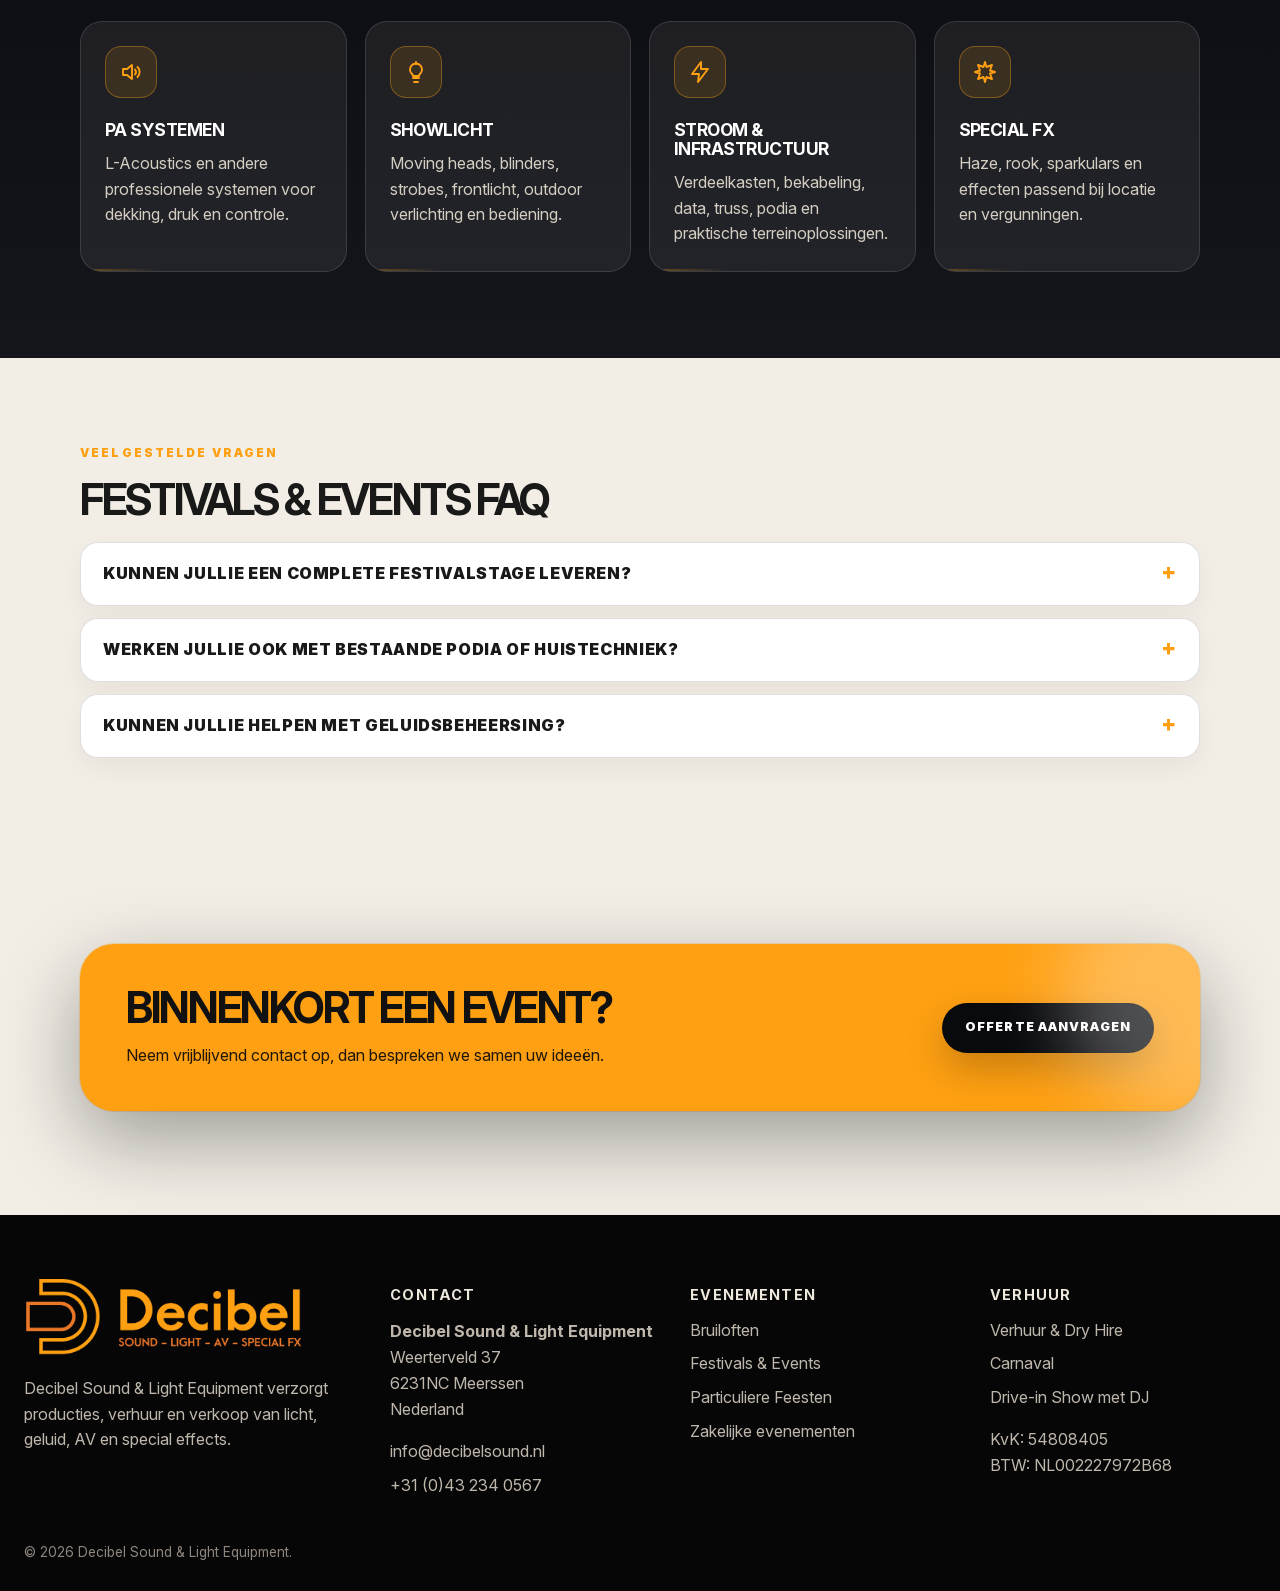
<file: festivals-events.html>
<!doctype html>
<html lang="nl">
  <head>
    <meta charset="utf-8" />
    <meta name="viewport" content="width=device-width, initial-scale=1" />
    <title>Festivaltechniek, licht en geluid | Decibel</title>
    <meta name="description" content="Technische productie, professioneel licht, geluid, AV en special effects voor festivals en evenementen in Limburg, Noord-Brabant en België.">
<link rel="canonical" href="https://decibelsound.nl/festivals-events">
<meta name="robots" content="index,follow,max-image-preview:large">
<meta property="og:locale" content="nl_NL">
<meta property="og:type" content="website">
<meta property="og:site_name" content="Decibel Sound & Light Equipment">
<meta property="og:title" content="Festivaltechniek, licht en geluid | Decibel">
<meta property="og:description" content="Technische productie, professioneel licht, geluid, AV en special effects voor festivals en evenementen in Limburg, Noord-Brabant en België.">
<meta property="og:url" content="https://decibelsound.nl/festivals-events">
<meta property="og:image" content="https://decibelsound.nl/assets/hero-festivals.jpg">
<meta property="og:image:alt" content="Licht- en geluidstechniek op een festival">
<meta name="twitter:card" content="summary_large_image">
<meta name="twitter:title" content="Festivaltechniek, licht en geluid | Decibel">
<meta name="twitter:description" content="Technische productie, professioneel licht, geluid, AV en special effects voor festivals en evenementen in Limburg, Noord-Brabant en België.">
<meta name="twitter:image" content="https://decibelsound.nl/assets/hero-festivals.jpg">
    <link rel="icon" href="favicon.ico" sizes="any"><link rel="icon" type="image/png" sizes="32x32" href="favicon-32x32.png"><link rel="apple-touch-icon" sizes="180x180" href="apple-touch-icon.png"><link rel="stylesheet" href="style.css">
  </head>
  <body class="festival-page">
    <div class="topbar">
      <div>
        <a href="tel:+31432340567" aria-label="Bel Decibel"
          ><span aria-hidden="true">☎</span><span>+31 43 234 0567</span></a
        ><a href="mailto:info@decibelsound.nl" aria-label="Mail Decibel"
          ><span aria-hidden="true">✉</span
          ><span>info@decibelsound.nl</span></a
        >
      </div>
    </div>
    <header class="nav">
      <div class="nav-inner">
        <a class="brand" href="/"
          ><img
            src="assets/decibel-logo.png"
            alt="Decibel Sound & Light Equipment" /></a
        ><button class="mobile-toggle" aria-label="Menu">Menu</button>
        <nav class="menu">
          <a class="" href="/">Home</a>
          <div class="drop">
            <button class="dropbtn">Evenementen</button>
            <div class="dropdown">
              <a href="/bruiloften">Bruiloften</a
              ><a href="/festivals-events">Festivals & Events</a
              ><a href="/particuliere-feesten">Particuliere Feesten</a
              ><a href="/drive-in-show-met-dj">Drive-in Show met DJ</a>
            </div>
          </div>
          <a class="" href="/verhuur">Verhuur</a
          ><a href="https://decibelcorporate.nl/">Zakelijke evenementen</a
          ><a class="catalog-link" href="/carnaval"
            >Carnaval</a
          ><a class="" href="/contact">Contact</a>
        </nav>
      </div>
    </header>
    <main>
      <section
        class="page-hero"
        style="--hero: url(&quot;assets/hero-festivals.jpg&quot;)"
      >
        <div class="hero-inner reveal">
          <p class="eyebrow">Festivals & Events</p>
          <h1>Complete techniek voor festivals en evenementen</h1>
          <p>
            Van één podium tot een evenement met meerdere locaties: Decibel kan
            de volledige technische productie verzorgen. We combineren
            professionele apparatuur met ervaren projectleiding en technici.
            Daarbij kijken we niet alleen naar wat technisch mogelijk is, maar
            ook naar planning, budget, veiligheid en de praktische uitvoering
            op locatie.
          </p>
          <div class="cta-row">
            <a class="btn glow" href="/contact#contactformulier">Plan je productie</a
            ><a class="btn ghost" href="/carnaval"
              >Bekijk carnavalssets</a
            >
          </div>
        </div>
      </section>
      <section class="section">
        <div class="wrap media-copy reveal">
          <div>
            <p class="kicker">Planning en uitvoering</p>
            <h2>Goed voorbereid aan de show beginnen</h2>
            <p>
              Een goede productie begint ruim vóór de eerste bezoeker
              binnenkomt. Samen met de organisatie brengen we het programma, de
              locatie, de beschikbare tijden, de riders en alle technische
              wensen in kaart. Op basis daarvan maken we een praktisch plan voor
              geluid, licht, podium, stroomvoorziening, crew, opbouw,
              soundchecks, changeovers en afbouw.
            </p>
            <p>
              Tijdens de voorbereiding heb je één vast aanspreekpunt dat
              rechtstreeks afstemt met de locatie, artiesten en andere
              leveranciers. Op locatie houden onze projectleiding en technici
              het overzicht. Als het programma wijzigt of er snel geschakeld
              moet worden, zijn de lijnen kort en weet iedereen wat er moet
              gebeuren. Zo kan de productie volgens planning worden opgebouwd
              en begint iedere show onder de juiste technische omstandigheden.
            </p>
          </div>
          <div class="media-stack">
            <img
              src="assets/festival-nos-ipse-publiek.jpg"
              alt="DJ en publiek tijdens Nos Ipse"
            /><img
              src="assets/festival-nos-ipse-techniek.jpg"
              alt="Licht en truss bij de festivalstage van Nos Ipse"
            />
          </div>
        </div>
      </section>
      <section class="section dark-panel">
        <div class="wrap">
          <p class="kicker reveal">Disciplines</p>
          <h2 class="reveal">Alles technisch onder één dak.</h2>
          <div class="service-grid">
            <article class="icon-card reveal">
              <div class="icon-badge">
                <svg viewBox="0 0 24 24">
                  <path d="M4 9v6h4l5 4V5L8 9H4z" />
                  <path d="M16 9.5a4 4 0 0 1 0 5" />
                  <path d="M18.5 7a7 7 0 0 1 0 10" />
                </svg>
              </div>
              <h3>PA systemen</h3>
              <p>
                L-Acoustics en andere professionele systemen voor dekking, druk
                en controle.
              </p>
            </article>
            <article class="icon-card reveal">
              <div class="icon-badge">
                <svg viewBox="0 0 24 24">
                  <path d="M9 18h6" />
                  <path d="M10 22h4" />
                  <path
                    d="M8 14a6 6 0 1 1 8 0c-.7.7-1 1.4-1 2H9c0-.6-.3-1.3-1-2z"
                  />
                  <path d="M12 2v2" />
                </svg>
              </div>
              <h3>Showlicht</h3>
              <p>
                Moving heads, blinders, strobes, frontlicht, outdoor verlichting
                en bediening.
              </p>
            </article>
            <article class="icon-card reveal">
              <div class="icon-badge">
                <svg viewBox="0 0 24 24">
                  <path d="M13 2L4 14h7l-1 8 10-13h-7l0-7z" />
                </svg>
              </div>
              <h3>Stroom & infrastructuur</h3>
              <p>
                Verdeelkasten, bekabeling, data, truss, podia en praktische
                terreinoplossingen.
              </p>
            </article>
            <article class="icon-card reveal">
              <div class="icon-badge">
                <svg viewBox="0 0 24 24">
                  <path
                    d="M12 2l1.5 5L19 5l-2 5.5L22 12l-5 1.5L19 19l-5.5-2L12 22l-1.5-5L5 19l2-5.5L2 12l5-1.5L5 5l5.5 2L12 2z"
                  />
                </svg>
              </div>
              <h3>Special FX</h3>
              <p>
                Haze, rook, sparkulars en effecten passend bij locatie en
                vergunningen.
              </p>
            </article>
          </div>
        </div>
      </section>
      <section class="section">
        <div class="wrap">
          <p class="kicker reveal">Veelgestelde vragen</p>
          <h2 class="reveal">Festivals &amp; Events FAQ</h2>
          <div class="faq reveal">
            <details>
              <summary>
                Kunnen jullie een complete festivalstage leveren?
              </summary>
              <p>
                Ja. Afhankelijk van de locatie en het programma stellen we één
                technisch pakket samen met geluid, licht, DJ-apparatuur, podium,
                truss, stroomverdeling en de benodigde technici. We kunnen ook
                het transport, de op- en afbouw en de bediening tijdens het
                evenement verzorgen.
              </p>
            </details>
            <details>
              <summary>
                Werken jullie ook met bestaande podia of huistechniek?
              </summary>
              <p>
                Ja. We kunnen volledig leveren of inprikken op bestaande
                faciliteiten, afhankelijk van locatie en rider.
              </p>
            </details>
            <details>
              <summary>Kunnen jullie helpen met geluidsbeheersing?</summary>
              <p>
                Ja. We denken mee over systeemkeuze, opstelling, richtwerking,
                meetpunten en praktische afstemming met de organisatie.
              </p>
            </details>
          </div>
        </div>
      </section>
      <section class="section cta-dark">
        <div class="wrap cta-inner reveal">
          <div>
            <h2>Binnenkort een event?</h2>
            <p>
              Neem vrijblijvend contact op, dan bespreken we samen uw ideeën.
            </p>
          </div>
          <a class="btn glow" href="/contact#contactformulier">Offerte aanvragen</a>
        </div>
      </section>
    </main>
    <footer class="footer">
      <div class="footer-grid">
        <div>
          <img
            src="assets/decibel-logo.png"
            alt="Decibel"
            class="footer-logo"
          />
          <p>
            Decibel Sound & Light Equipment verzorgt producties, verhuur en
            verkoop van licht, geluid, AV en special effects.
          </p>
        </div>
        <div>
          <h3>Contact</h3><p><strong>Decibel Sound & Light Equipment</strong><br>Weerterveld 37<br>6231NC Meerssen<br>Nederland</p><a href="mailto:info@decibelsound.nl">info@decibelsound.nl</a><a href="tel:+31432340567">+31 (0)43 234 0567</a></div>
        <div>
          <h3>Evenementen</h3>
          <a href="/bruiloften">Bruiloften</a
          ><a href="/festivals-events">Festivals & Events</a
          ><a href="/particuliere-feesten">Particuliere Feesten</a
          ><a href="https://decibelcorporate.nl/">Zakelijke evenementen</a>
        </div>
        <div>
          <h3>Verhuur</h3>
          <a href="/verhuur">Verhuur & Dry Hire</a
          ><a href="/carnaval">Carnaval</a
          ><a href="/drive-in-show-met-dj">Drive-in Show met DJ</a>
          <p>KvK: 54808405<br />BTW: NL002227972B68</p>
        </div>
      </div>
      <div class="footer-bottom">© 2026 Decibel Sound & Light Equipment.</div>
    </footer>
    <script src="script.js"></script>
  </body>
</html>
</file>
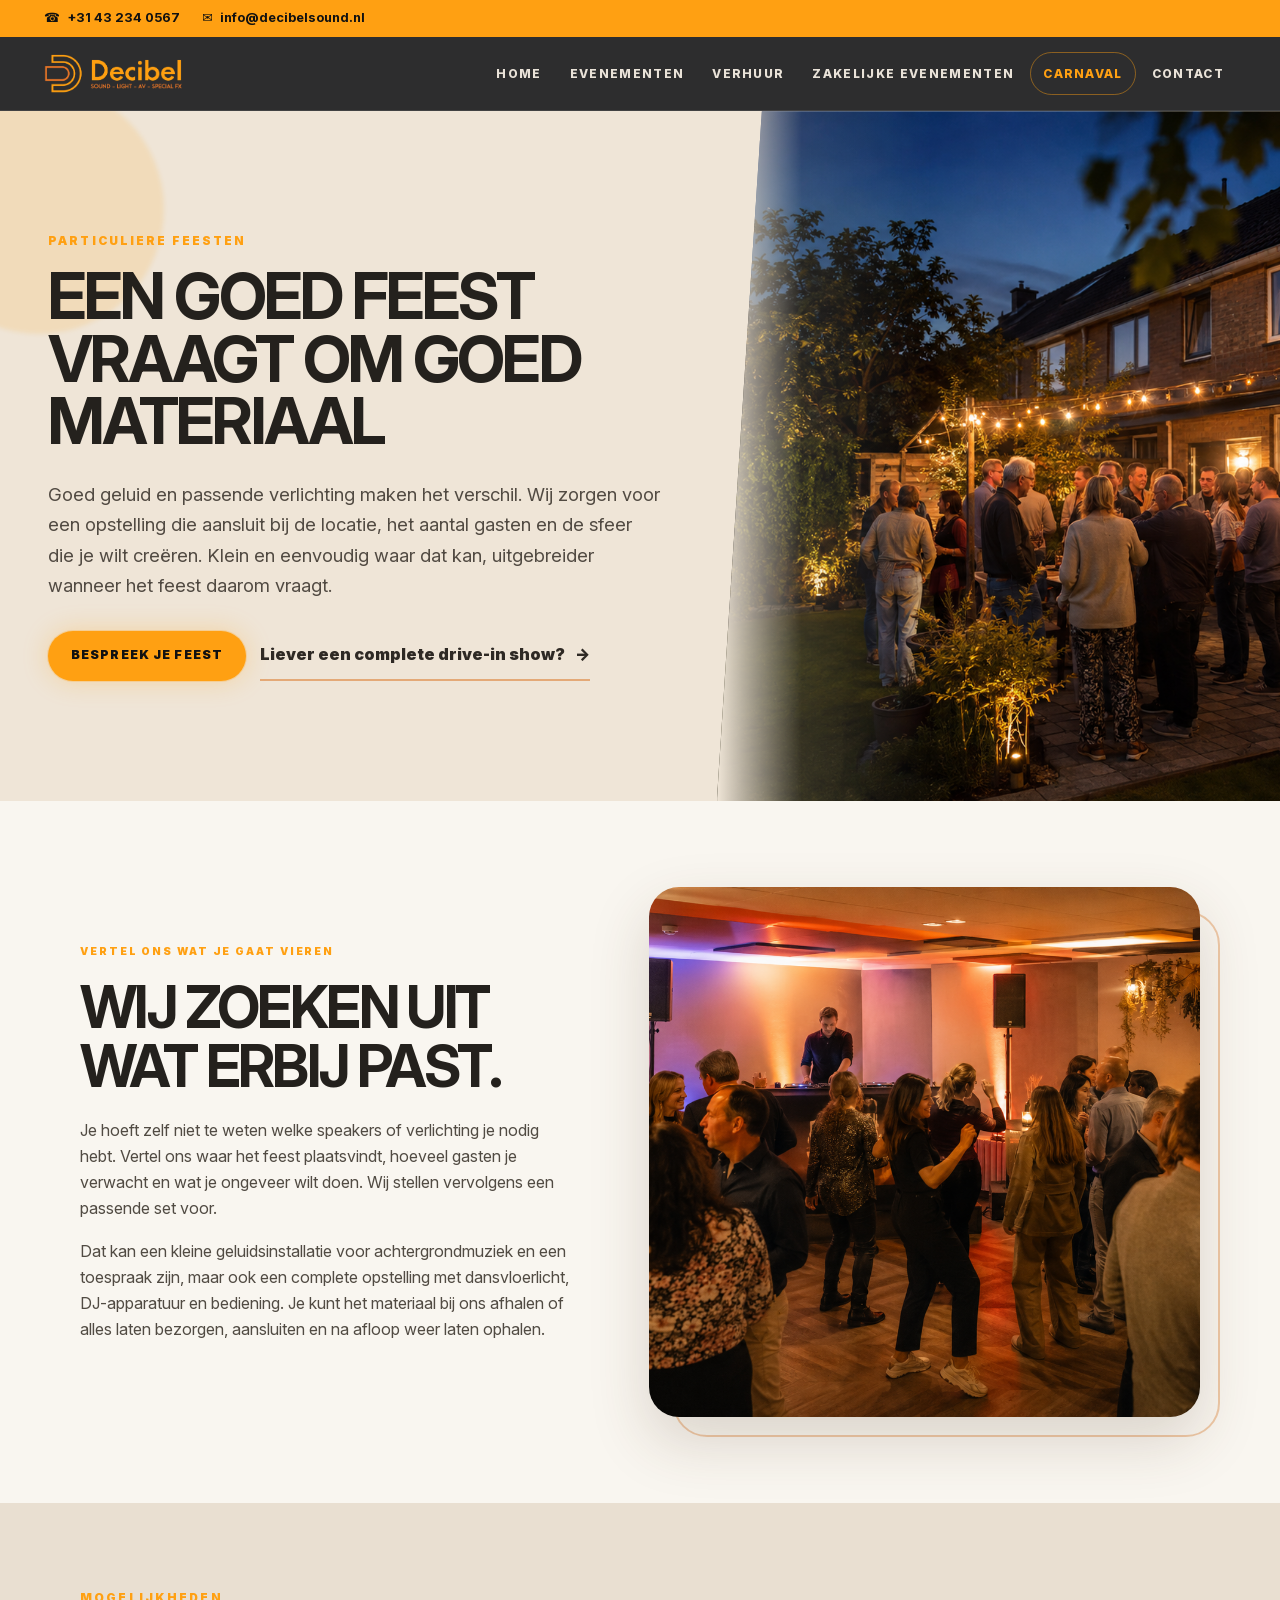
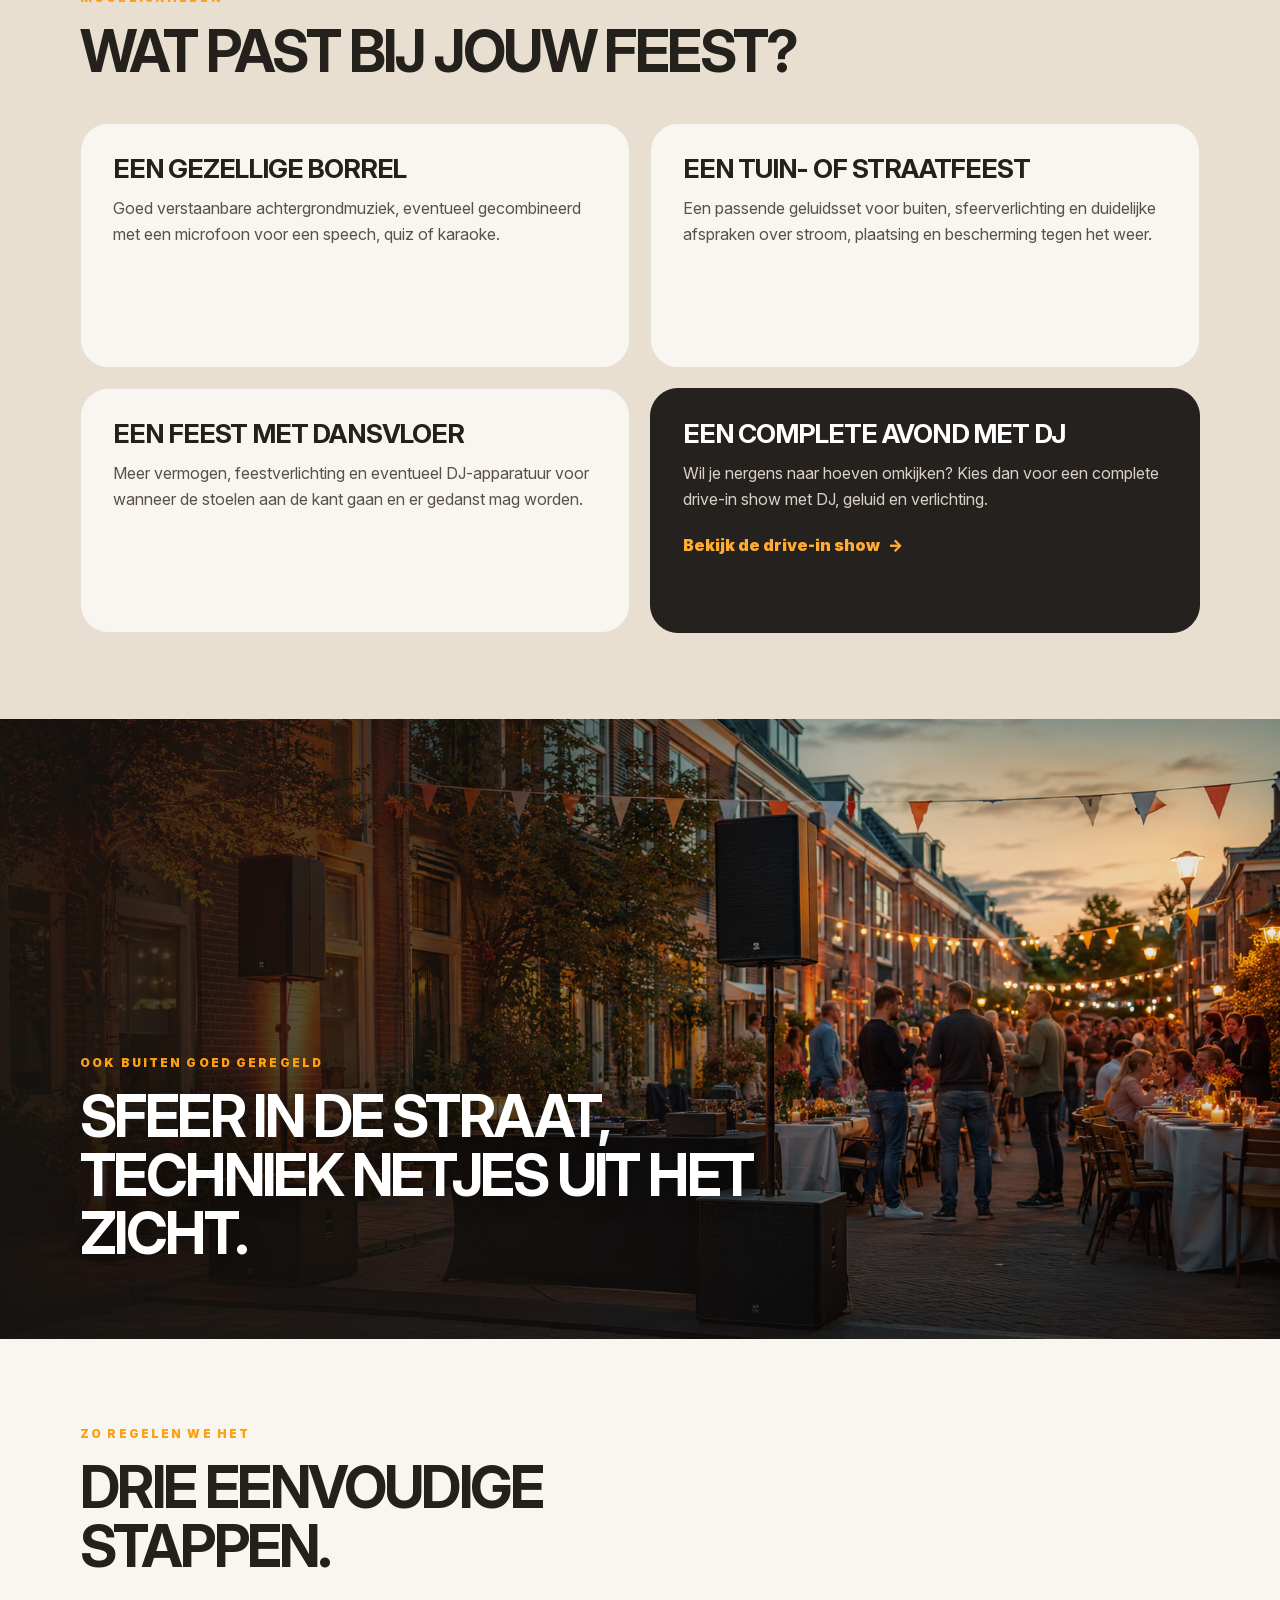
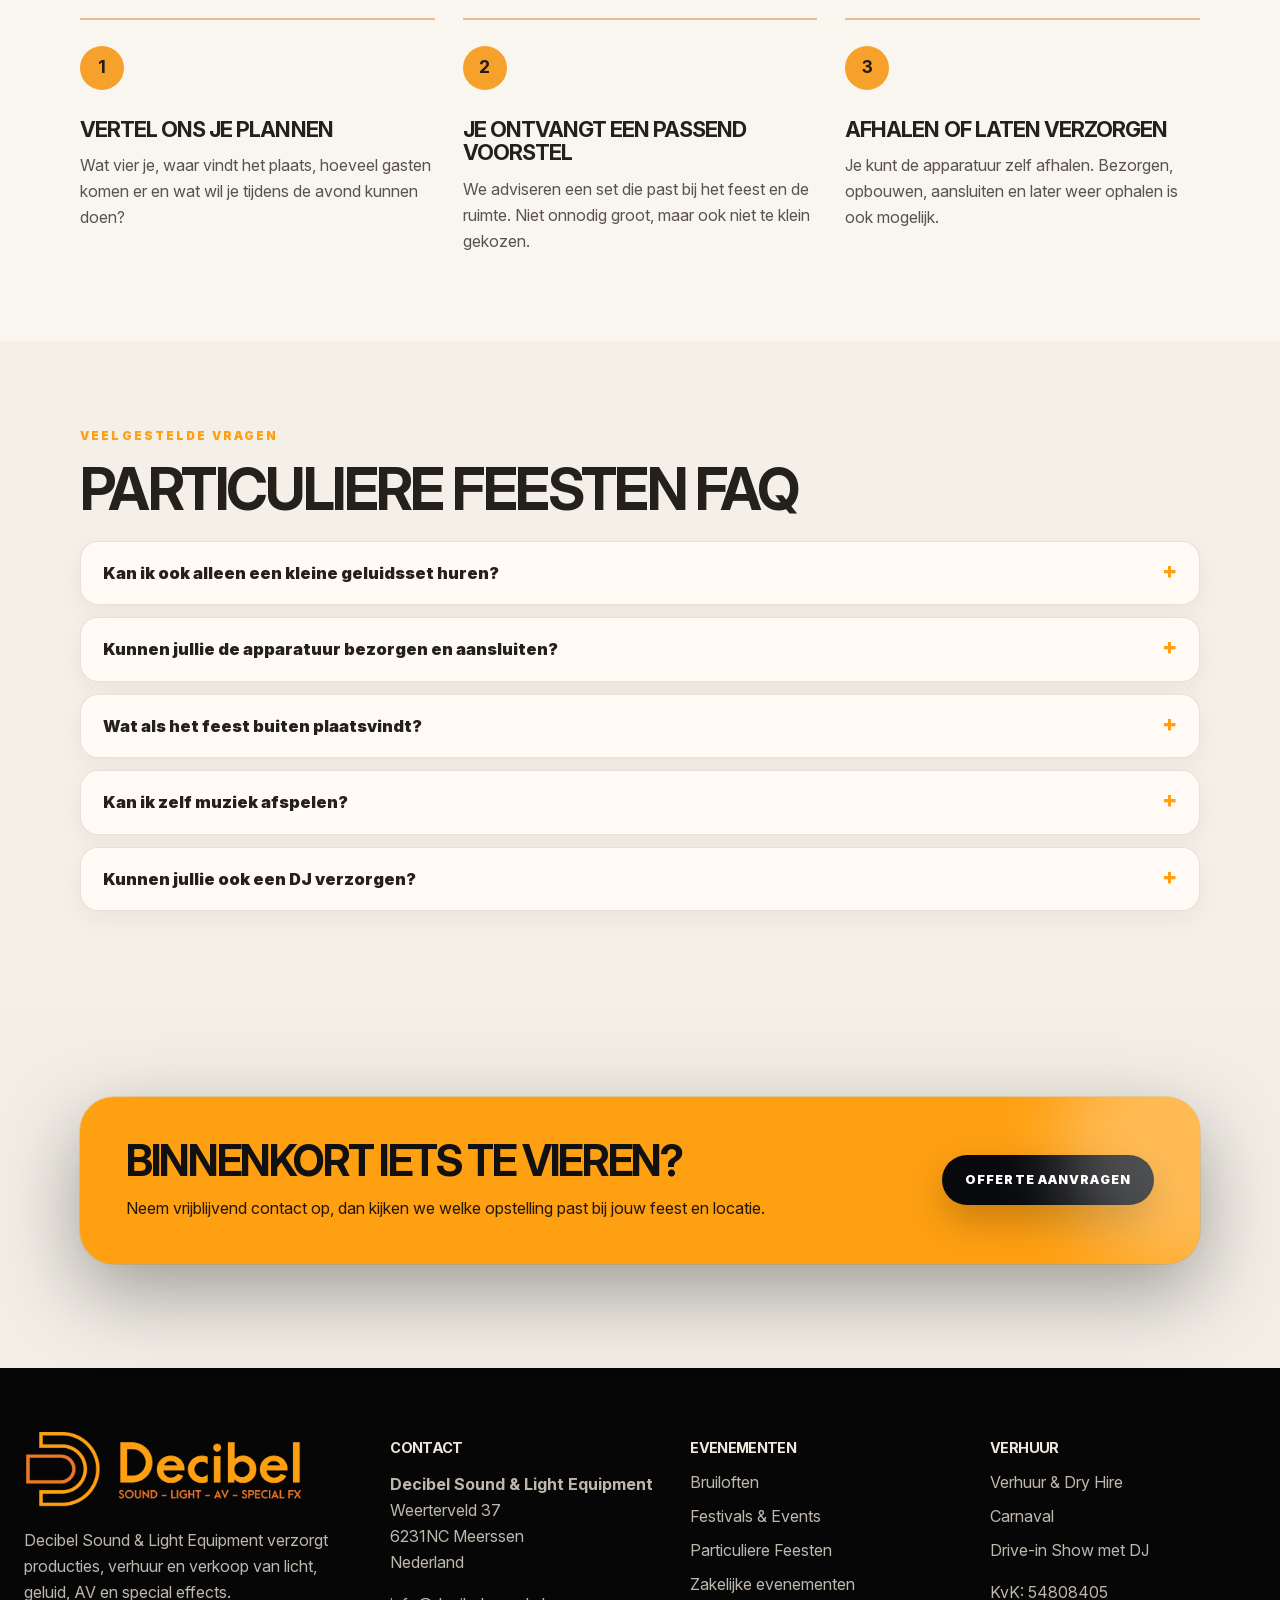
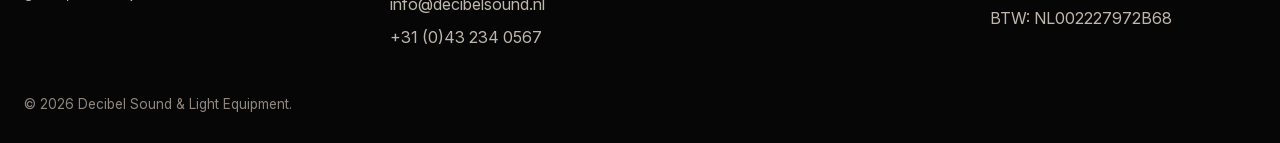
<file: particuliere-feesten.html>
<!doctype html>
<html lang="nl">
  <head>
    <meta charset="utf-8" />
    <meta name="viewport" content="width=device-width, initial-scale=1" />
    <title>Licht en geluid voor particuliere feesten | Decibel</title>
    <meta name="description" content="Geluid, feestverlichting en DJ-techniek voor particuliere feesten in Limburg, Noord-Brabant en België. Afhalen of verzorgd op locatie.">
<link rel="canonical" href="https://decibelsound.nl/particuliere-feesten">
<meta name="robots" content="index,follow,max-image-preview:large">
<meta property="og:locale" content="nl_NL">
<meta property="og:type" content="website">
<meta property="og:site_name" content="Decibel Sound & Light Equipment">
<meta property="og:title" content="Licht en geluid voor particuliere feesten | Decibel">
<meta property="og:description" content="Geluid, feestverlichting en DJ-techniek voor particuliere feesten in Limburg, Noord-Brabant en België. Afhalen of verzorgd op locatie.">
<meta property="og:url" content="https://decibelsound.nl/particuliere-feesten">
<meta property="og:image" content="https://decibelsound.nl/assets/particulier-hero-tuinfeest.png">
<meta property="og:image:alt" content="Licht en geluid tijdens een particulier feest">
<meta name="twitter:card" content="summary_large_image">
<meta name="twitter:title" content="Licht en geluid voor particuliere feesten | Decibel">
<meta name="twitter:description" content="Geluid, feestverlichting en DJ-techniek voor particuliere feesten in Limburg, Noord-Brabant en België. Afhalen of verzorgd op locatie.">
<meta name="twitter:image" content="https://decibelsound.nl/assets/particulier-hero-tuinfeest.png">
    <link rel="icon" href="favicon.ico" sizes="any" />
    <link rel="icon" type="image/png" sizes="32x32" href="favicon-32x32.png" />
    <link rel="apple-touch-icon" sizes="180x180" href="apple-touch-icon.png" />
    <link rel="stylesheet" href="style.css" />
  </head>
  <body class="private-page">
    <div class="topbar">
      <div>
        <a href="tel:+31432340567" aria-label="Bel Decibel"
          ><span aria-hidden="true">☎</span><span>+31 43 234 0567</span></a
        ><a href="mailto:info@decibelsound.nl" aria-label="Mail Decibel"
          ><span aria-hidden="true">✉</span><span>info@decibelsound.nl</span></a
        >
      </div>
    </div>
    <header class="nav">
      <div class="nav-inner">
        <a class="brand" href="/"
          ><img src="assets/decibel-logo.png" alt="Decibel Sound & Light Equipment"
        /></a>
        <button class="mobile-toggle" aria-label="Menu">Menu</button>
        <nav class="menu">
          <a href="/">Home</a>
          <div class="drop">
            <button class="dropbtn">Evenementen</button>
            <div class="dropdown">
              <a href="/bruiloften">Bruiloften</a>
              <a href="/festivals-events">Festivals & Events</a>
              <a class="active" href="/particuliere-feesten">Particuliere Feesten</a>
              <a href="/drive-in-show-met-dj">Drive-in Show met DJ</a>
            </div>
          </div>
          <a href="/verhuur">Verhuur</a>
          <a href="https://decibelcorporate.nl/">Zakelijke evenementen</a>
          <a class="catalog-link" href="/carnaval">Carnaval</a>
          <a href="/contact">Contact</a>
        </nav>
      </div>
    </header>

    <main>
      <section class="private-hero">
        <div class="private-hero-copy reveal">
          <p class="eyebrow">Particuliere feesten</p>
          <h1>Een goed feest vraagt om goed materiaal</h1>
          <p>
            Goed geluid en passende verlichting maken het verschil. Wij zorgen
            voor een opstelling die aansluit bij de locatie, het aantal gasten
            en de sfeer die je wilt creëren. Klein en eenvoudig waar dat kan,
            uitgebreider wanneer het feest daarom vraagt.
          </p>
          <div class="cta-row">
            <a class="btn glow" href="/contact#contactformulier">Bespreek je feest</a>
            <a class="private-text-link" href="/drive-in-show-met-dj"
              >Liever een complete drive-in show? <span aria-hidden="true">→</span></a
            >
          </div>
        </div>
        <div class="private-hero-image" role="img" aria-label="Gezellig feest in een achtertuin met sfeerverlichting en geluid"></div>
      </section>

      <section class="section private-intro">
        <div class="wrap private-intro-grid">
          <div class="private-copy reveal">
            <p class="kicker">Vertel ons wat je gaat vieren</p>
            <h2>Wij zoeken uit wat erbij past.</h2>
            <p>
              Je hoeft zelf niet te weten welke speakers of verlichting je
              nodig hebt. Vertel ons waar het feest plaatsvindt, hoeveel gasten
              je verwacht en wat je ongeveer wilt doen. Wij stellen vervolgens
              een passende set voor.
            </p>
            <p>
              Dat kan een kleine geluidsinstallatie voor achtergrondmuziek en
              een toespraak zijn, maar ook een complete opstelling met
              dansvloerlicht, DJ-apparatuur en bediening. Je kunt het materiaal
              bij ons afhalen of alles laten bezorgen, aansluiten en na afloop
              weer laten ophalen.
            </p>
          </div>
          <figure class="private-photo reveal">
            <img
              src="assets/particulier-feestzaal.png"
              alt="Kleinschalig feest met dansvloer, DJ en sfeerverlichting"
            />
          </figure>
        </div>
      </section>

      <section class="section private-options">
        <div class="wrap">
          <p class="kicker reveal">Mogelijkheden</p>
          <h2 class="reveal">Wat past bij jouw feest?</h2>
          <div class="private-option-grid">
            <article class="private-option-card reveal">
              <h3>Een gezellige borrel</h3>
              <p>
                Goed verstaanbare achtergrondmuziek, eventueel gecombineerd
                met een microfoon voor een speech, quiz of karaoke.
              </p>
            </article>
            <article class="private-option-card reveal">
              <h3>Een tuin- of straatfeest</h3>
              <p>
                Een passende geluidsset voor buiten, sfeerverlichting en
                duidelijke afspraken over stroom, plaatsing en bescherming
                tegen het weer.
              </p>
            </article>
            <article class="private-option-card reveal">
              <h3>Een feest met dansvloer</h3>
              <p>
                Meer vermogen, feestverlichting en eventueel DJ-apparatuur voor
                wanneer de stoelen aan de kant gaan en er gedanst mag worden.
              </p>
            </article>
            <a class="private-option-card private-dj-card reveal" href="/drive-in-show-met-dj">
              <h3>Een complete avond met DJ</h3>
              <p>
                Wil je nergens naar hoeven omkijken? Kies dan voor een complete
                drive-in show met DJ, geluid en verlichting.
              </p>
              <span class="private-card-link">Bekijk de drive-in show <span aria-hidden="true">→</span></span>
            </a>
          </div>
        </div>
      </section>

      <section class="private-picture-band">
        <div class="private-picture-copy reveal">
          <p class="kicker">Ook buiten goed geregeld</p>
          <h2>Sfeer in de straat, techniek netjes uit het zicht.</h2>
        </div>
        <img
          src="assets/particulier-straatfeest.png"
          alt="Nederlands straatfeest met nette geluidsinstallatie en sfeerverlichting"
        />
      </section>

      <section class="section private-process">
        <div class="wrap">
          <div class="private-process-head reveal">
            <p class="kicker">Zo regelen we het</p>
            <h2>Drie eenvoudige stappen.</h2>
          </div>
          <div class="private-steps">
            <article class="private-step reveal">
              <strong>1</strong>
              <div>
                <h3>Vertel ons je plannen</h3>
                <p>
                  Wat vier je, waar vindt het plaats, hoeveel gasten komen er en
                  wat wil je tijdens de avond kunnen doen?
                </p>
              </div>
            </article>
            <article class="private-step reveal">
              <strong>2</strong>
              <div>
                <h3>Je ontvangt een passend voorstel</h3>
                <p>
                  We adviseren een set die past bij het feest en de ruimte. Niet
                  onnodig groot, maar ook niet te klein gekozen.
                </p>
              </div>
            </article>
            <article class="private-step reveal">
              <strong>3</strong>
              <div>
                <h3>Afhalen of laten verzorgen</h3>
                <p>
                  Je kunt de apparatuur zelf afhalen. Bezorgen, opbouwen,
                  aansluiten en later weer ophalen is ook mogelijk.
                </p>
              </div>
            </article>
          </div>
        </div>
      </section>

      <section class="section private-faq-section">
        <div class="wrap">
          <p class="kicker reveal">Veelgestelde vragen</p>
          <h2 class="reveal">Particuliere feesten FAQ</h2>
          <div class="faq reveal">
            <details>
              <summary>Kan ik ook alleen een kleine geluidsset huren?</summary>
              <p>
                Ja. Ook voor een klein feest of een borrel kun je een compacte
                set huren. We stemmen de grootte af op de ruimte en het aantal
                gasten.
              </p>
            </details>
            <details>
              <summary>Kunnen jullie de apparatuur bezorgen en aansluiten?</summary>
              <p>
                Ja. We kunnen het materiaal bezorgen, opbouwen en gebruiksklaar
                aansluiten. Na het feest kunnen we het ook weer ophalen en
                afbouwen.
              </p>
            </details>
            <details>
              <summary>Wat als het feest buiten plaatsvindt?</summary>
              <p>
                Dan bespreken we vooraf de locatie, stroomvoorziening, plaatsing
                en bescherming tegen regen. Ook houden we rekening met de
                omgeving en eventuele geluidsbeperkingen.
              </p>
            </details>
            <details>
              <summary>Kan ik zelf muziek afspelen?</summary>
              <p>
                Ja. Afhankelijk van de gekozen set kun je eenvoudig een
                telefoon, tablet, laptop of DJ-apparatuur aansluiten.
              </p>
            </details>
            <details>
              <summary>Kunnen jullie ook een DJ verzorgen?</summary>
              <p>
                Ja. Voor een complete avond met DJ, geluid en verlichting kun
                je kiezen voor onze drive-in show.
              </p>
            </details>
          </div>
        </div>
      </section>

      <section class="section cta-dark">
        <div class="wrap cta-inner reveal">
          <div>
            <h2>Binnenkort iets te vieren?</h2>
            <p>
              Neem vrijblijvend contact op, dan kijken we welke opstelling past
              bij jouw feest en locatie.
            </p>
          </div>
          <a class="btn glow" href="/contact#contactformulier">Offerte aanvragen</a>
        </div>
      </section>
    </main>

    <footer class="footer">
      <div class="footer-grid">
        <div>
          <img src="assets/decibel-logo.png" alt="Decibel" class="footer-logo" />
          <p>Decibel Sound & Light Equipment verzorgt producties, verhuur en verkoop van licht, geluid, AV en special effects.</p>
        </div>
        <div>
          <h3>Contact</h3><p><strong>Decibel Sound & Light Equipment</strong><br>Weerterveld 37<br>6231NC Meerssen<br>Nederland</p><a href="mailto:info@decibelsound.nl">info@decibelsound.nl</a><a href="tel:+31432340567">+31 (0)43 234 0567</a></div>
        <div>
          <h3>Evenementen</h3>
          <a href="/bruiloften">Bruiloften</a>
          <a href="/festivals-events">Festivals & Events</a>
          <a href="/particuliere-feesten">Particuliere Feesten</a>
          <a href="https://decibelcorporate.nl/">Zakelijke evenementen</a>
        </div>
        <div>
          <h3>Verhuur</h3>
          <a href="/verhuur">Verhuur & Dry Hire</a>
          <a href="/carnaval">Carnaval</a>
          <a href="/drive-in-show-met-dj">Drive-in Show met DJ</a>
          <p>KvK: 54808405<br />BTW: NL002227972B68</p>
        </div>
      </div>
      <div class="footer-bottom">© 2026 Decibel Sound & Light Equipment.</div>
    </footer>
    <script src="script.js"></script>
  </body>
</html>
</file>
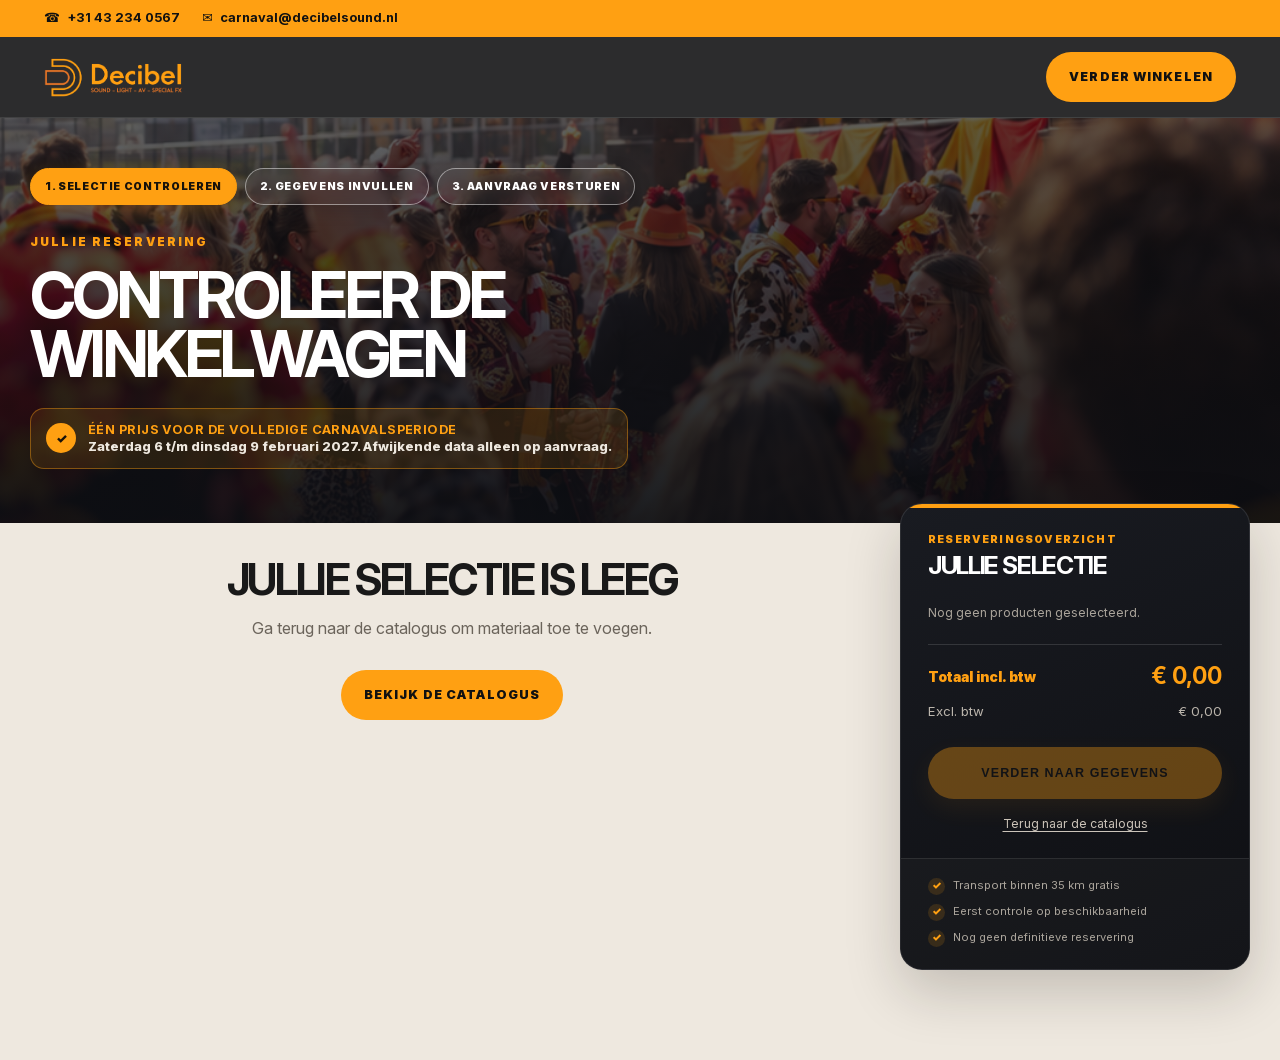
<file: reservering-overzicht.html>
<!doctype html>
<html lang="nl">
<head>
  <meta charset="utf-8">
  <meta name="viewport" content="width=device-width,initial-scale=1">
  <title>Controleer je reserveringsaanvraag | Decibel Carnaval</title>
  <meta name="robots" content="noindex,follow">
  <link rel="icon" href="favicon.ico" sizes="any">
  <link rel="stylesheet" href="style.css">
  <link rel="stylesheet" href="carnaval.css">
  <link rel="stylesheet" href="carnaval-reservering.css">
</head>
<body class="reservation-page" data-reservation-page="overview">
  <div class="topbar"><div><a href="tel:+31432340567"><span aria-hidden="true">☎</span><span>+31 43 234 0567</span></a><a href="mailto:carnaval@decibelsound.nl"><span aria-hidden="true">✉</span><span>carnaval@decibelsound.nl</span></a></div></div>
  <header class="nav"><div class="nav-inner"><a class="brand" href="/carnaval"><img src="assets/decibel-logo.png" alt="Decibel Sound & Light Equipment"></a><a class="btn" href="/carnaval#catalogus" data-return-catalog>Verder winkelen</a></div></header>
  <main class="reservation-main">
    <div class="reservation-shell">
      <ol class="reservation-steps" aria-label="Stappen reserveringsaanvraag"><li class="is-active">1. Selectie controleren</li><li>2. Gegevens invullen</li><li>3. Aanvraag versturen</li></ol>
      <header class="reservation-head"><div><p class="kicker">Jullie reservering</p><h1>Controleer de winkelwagen</h1></div></header>
      <div class="reservation-period"><span class="reservation-period__icon" aria-hidden="true">✓</span><span><strong>Één prijs voor de volledige carnavalsperiode</strong>Zaterdag 6 t/m dinsdag 9 februari 2027. Afwijkende data alleen op aanvraag.</span></div>
      <div class="reservation-layout">
        <section class="reservation-panel" aria-label="Geselecteerde producten" data-reservation-items></section>
        <aside class="reservation-total" aria-label="Totaal reserveringsaanvraag">
          <p class="reservation-total__eyebrow">Reserveringsoverzicht</p>
          <h2>Jullie selectie</h2>
          <div class="reservation-category-summary" data-reservation-category-summary aria-label="Aantallen per categorie"></div>
          <div class="reservation-total__line reservation-total__main"><span>Totaal incl. btw</span><strong data-reservation-total>€ 0,00</strong></div>
          <div class="reservation-total__line"><span>Excl. btw</span><span data-reservation-total-ex>€ 0,00</span></div>
          <button class="btn" type="button" data-continue-reservation>Verder naar gegevens</button>
          <a class="reservation-back" href="/carnaval#catalogus" data-return-catalog>Terug naar de catalogus</a>
          <div class="reservation-assurances"><p><span aria-hidden="true">✓</span> Transport binnen 35 km gratis</p><p><span aria-hidden="true">✓</span> Eerst controle op beschikbaarheid</p><p><span aria-hidden="true">✓</span> Nog geen definitieve reservering</p></div>
        </aside>
      </div>
    </div>
  </main>
  <dialog class="catalog-dialog product-dialog reservation-product-dialog" data-reservation-product-dialog aria-labelledby="reservation-product-dialog-title"><button class="dialog-close" type="button" data-reservation-product-close aria-label="Sluiten">×</button><div data-reservation-product-content data-product-dialog-content></div></dialog>
  <script src="script.js"></script><script src="carnaval-data.js"></script><script src="carnaval-reservering.js"></script>
</body>
</html>
</file>
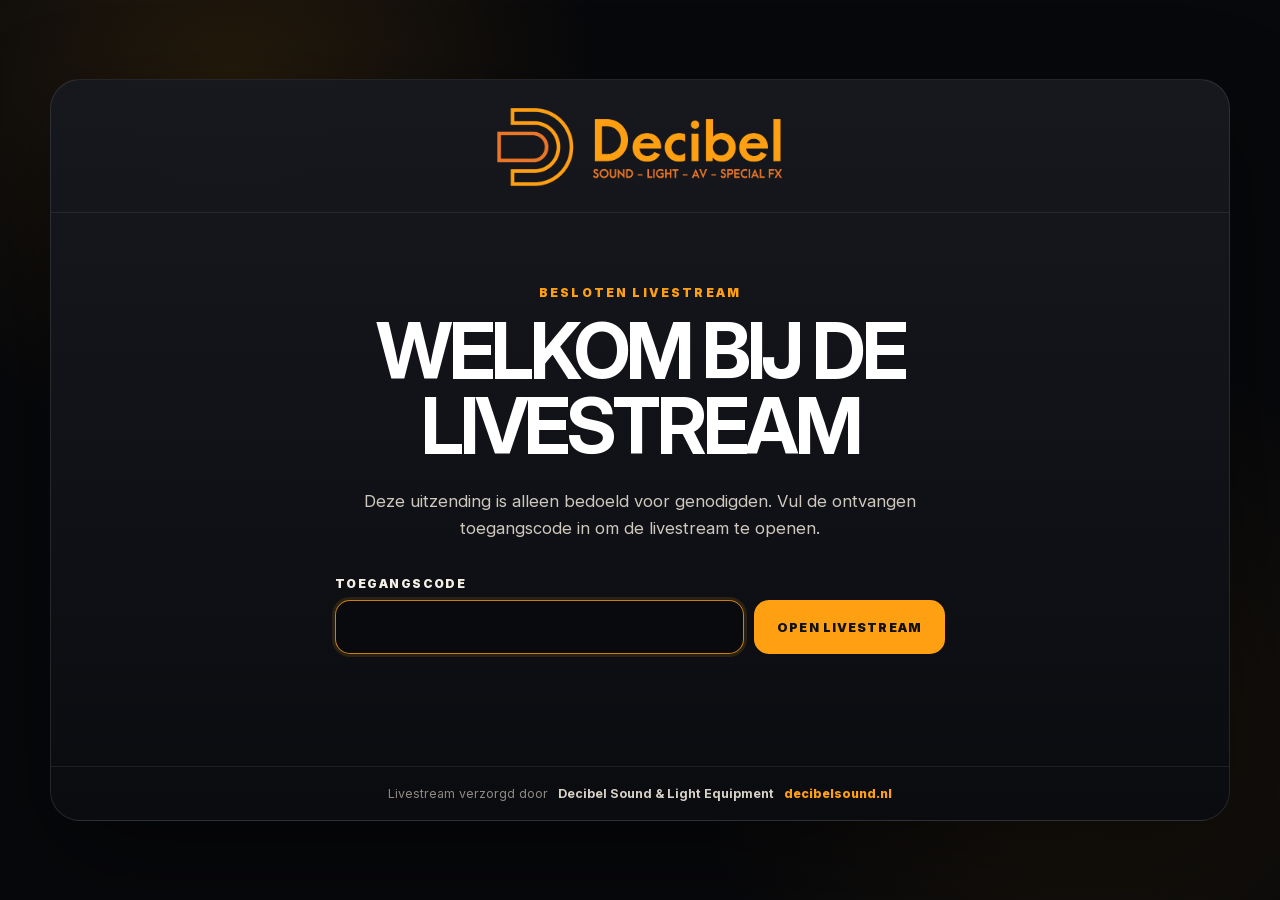
<file: stream.html>
<!doctype html>
<html lang="nl">
<head>
  <meta charset="utf-8">
  <meta name="viewport" content="width=device-width, initial-scale=1">
  <meta name="robots" content="noindex,nofollow,noarchive">
  <title>Livestream | Decibel Sound & Light Equipment</title>
  <meta name="description" content="Besloten livestream verzorgd door Decibel Sound & Light Equipment.">
  <link rel="icon" href="favicon.ico" sizes="any">
  <link rel="icon" type="image/png" sizes="32x32" href="favicon-32x32.png">
  <link rel="apple-touch-icon" sizes="180x180" href="apple-touch-icon.png">
  <link rel="stylesheet" href="stream.css">
</head>
<body>
  <main class="stream-shell">
    <section class="stream-card" aria-labelledby="stream-title">
      <div class="stream-brand">
        <a href="/" aria-label="Decibel Sound & Light Equipment">
          <img src="assets/decibel-logo.png" alt="Decibel Sound & Light Equipment">
        </a>
      </div>

      <div id="stream-lock" class="stream-lock">
        <p class="stream-kicker">Besloten livestream</p>
        <h1 id="stream-title">Welkom bij de livestream</h1>
        <p class="stream-intro">Deze uitzending is alleen bedoeld voor genodigden. Vul de ontvangen toegangscode in om de livestream te openen.</p>

        <form id="stream-password-form" class="stream-password-form" autocomplete="off">
          <label for="stream-password">Toegangscode</label>
          <div class="stream-password-row">
            <input id="stream-password" name="password" type="password" autocomplete="current-password" required autofocus>
            <button class="stream-open-btn" type="submit">Open livestream</button>
          </div>
          <p id="stream-password-error" class="stream-password-error" role="alert" aria-live="polite"></p>
        </form>
      </div>

      <div id="stream-content" class="stream-content" hidden>
        <div class="stream-heading">
          <div>
            <p class="stream-kicker">Live · Decibel Sound & Light Equipment</p>
            <h1>Livestream</h1>
          </div>
          <span class="stream-live-badge"><span></span> LIVE</span>
        </div>

        <div class="stream-player-wrap">
          <div id="stream-player-placeholder" class="stream-player-placeholder" aria-live="polite">
            <p>Livestream wordt geladen…</p>
          </div>
        </div>

        <div class="stream-help">
          <p>Geen beeld? De uitzending is mogelijk nog niet gestart. Zodra Decibel live gaat verschijnt de stream automatisch in de speler.</p>
        </div>
      </div>

      <footer class="stream-footer">
        <span>Livestream verzorgd door</span>
        <strong>Decibel Sound &amp; Light Equipment</strong>
        <a href="https://decibelsound.nl/">decibelsound.nl</a>
      </footer>
    </section>
  </main>

  <script src="stream.js"></script>
</body>
</html>
</file>
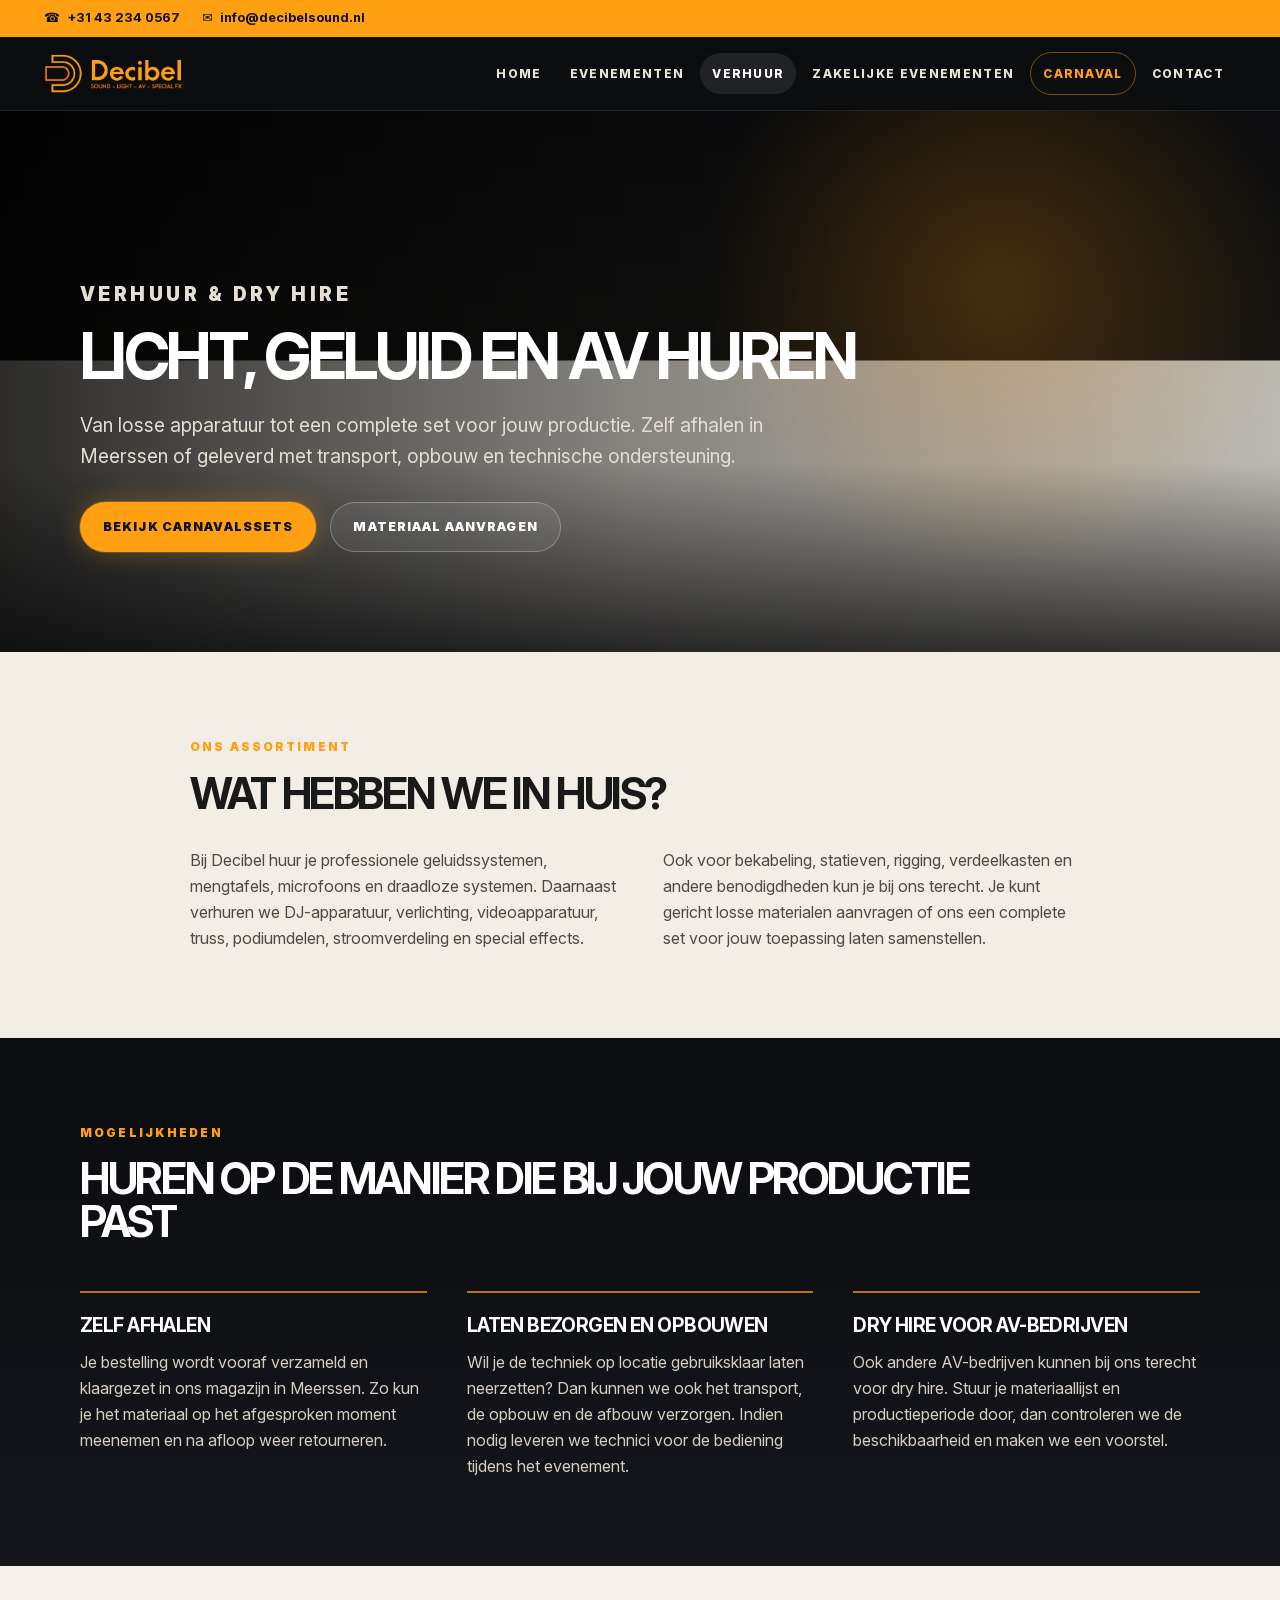
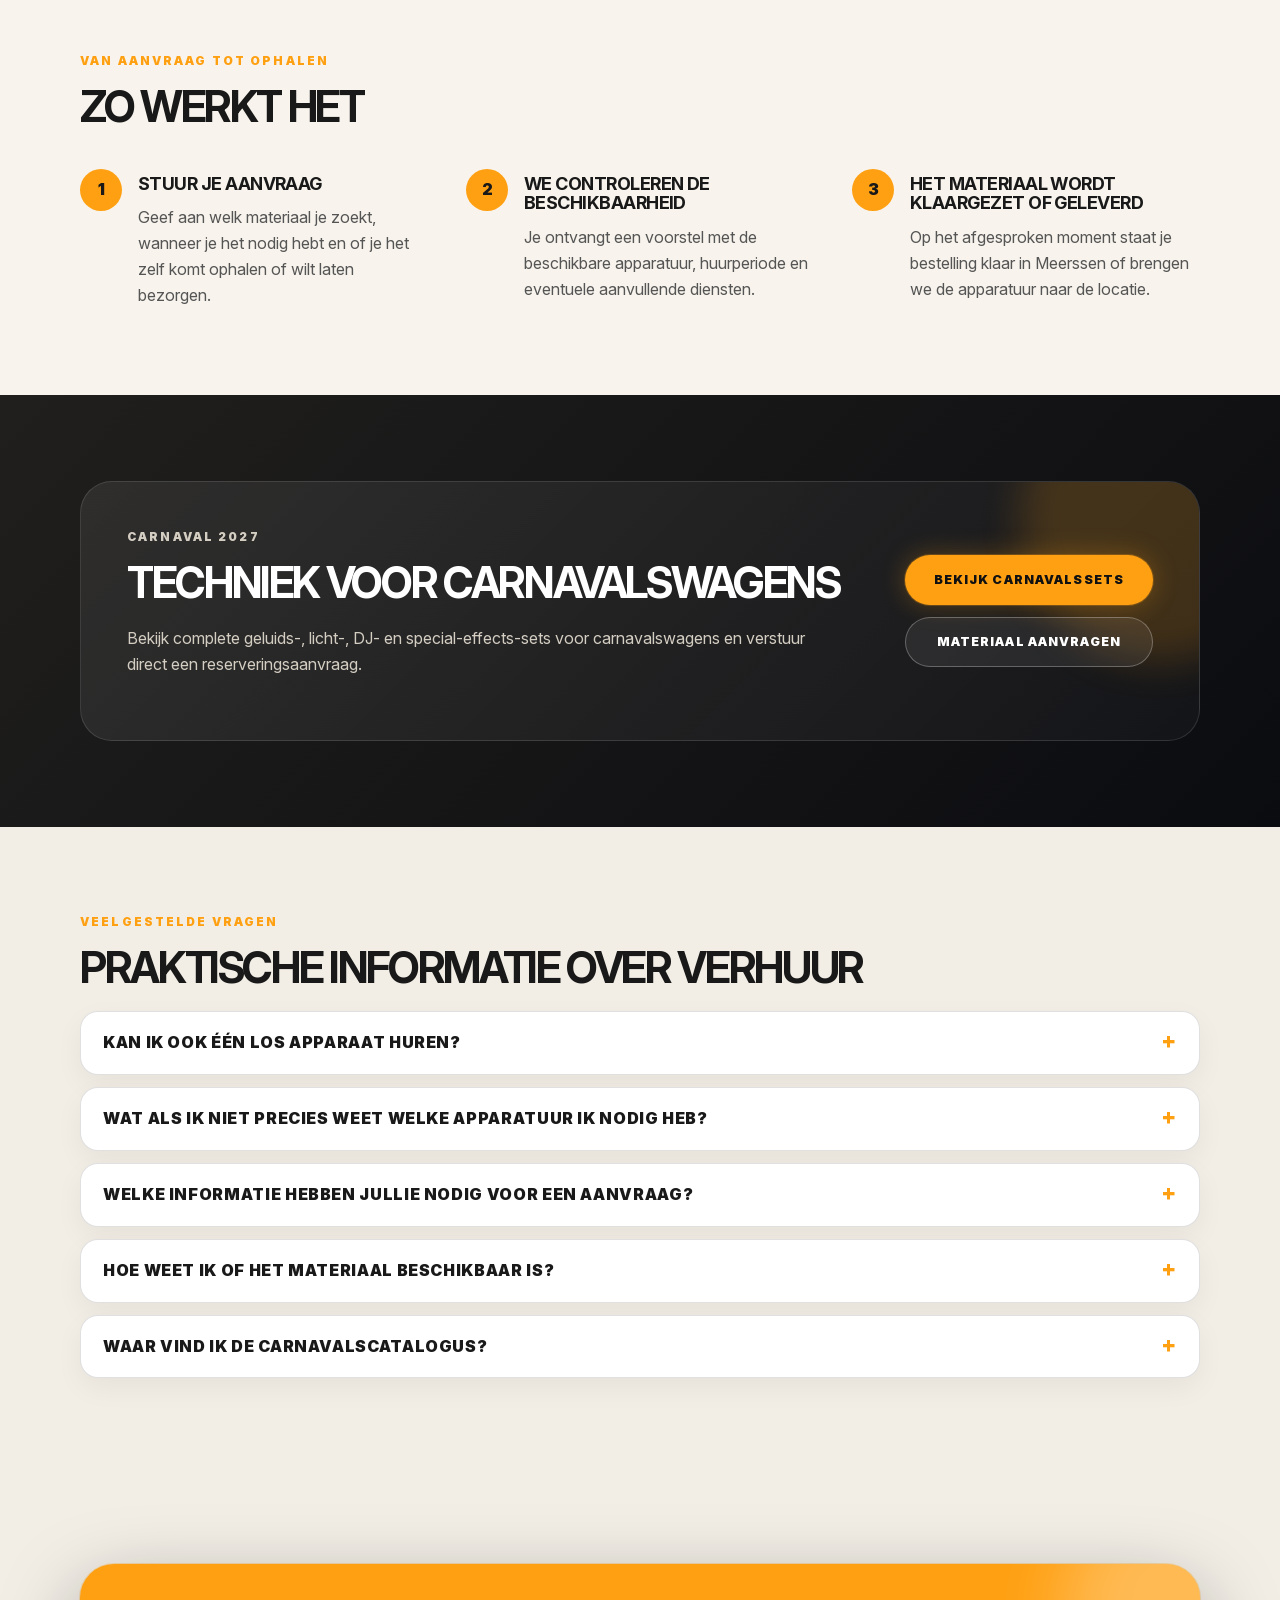
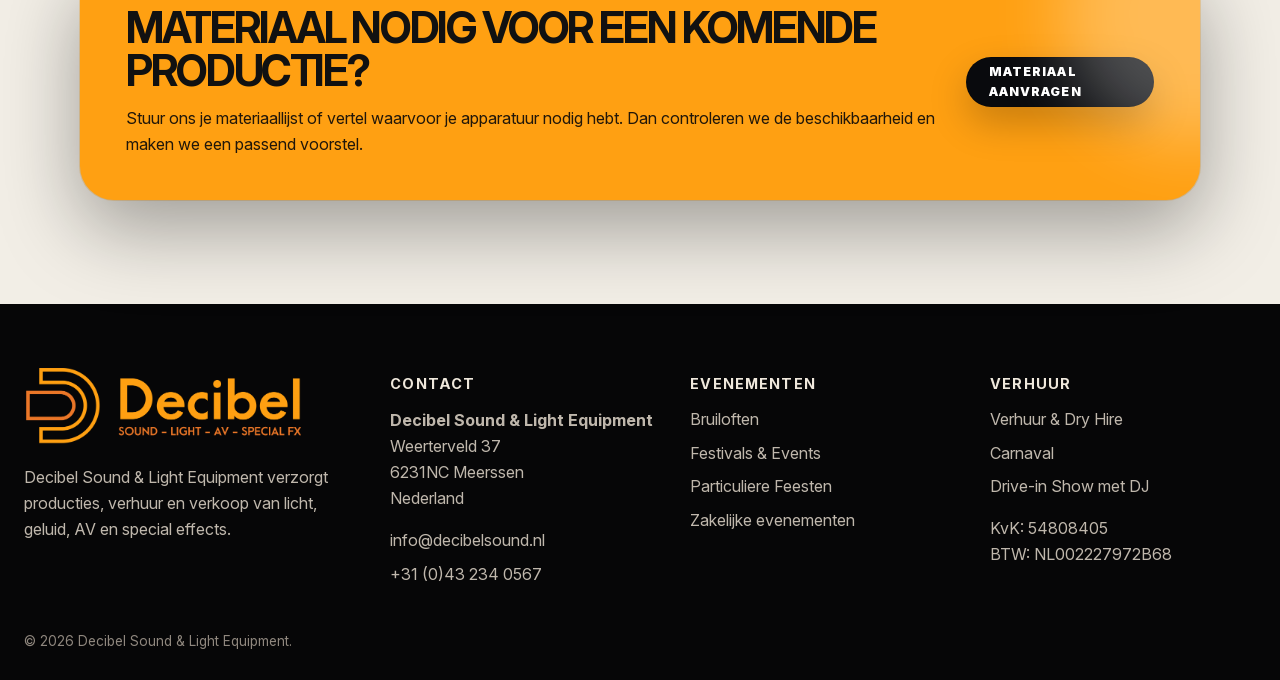
<file: verhuur.html>
<!doctype html>
<html lang="nl">
<head>
  <meta charset="utf-8">
  <meta name="viewport" content="width=device-width, initial-scale=1">
  <title>Licht, geluid en AV huren | Decibel</title>
  <meta name="description" content="Huur professionele licht-, geluids- en AV-apparatuur in Limburg, Noord-Brabant en België. Los materiaal, complete sets en technische ondersteuning.">
<link rel="canonical" href="https://decibelsound.nl/verhuur">
<meta name="robots" content="index,follow,max-image-preview:large">
<meta property="og:locale" content="nl_NL">
<meta property="og:type" content="website">
<meta property="og:site_name" content="Decibel Sound & Light Equipment">
<meta property="og:title" content="Licht, geluid en AV huren | Decibel">
<meta property="og:description" content="Huur professionele licht-, geluids- en AV-apparatuur in Limburg, Noord-Brabant en België. Los materiaal, complete sets en technische ondersteuning.">
<meta property="og:url" content="https://decibelsound.nl/verhuur">
<meta property="og:image" content="https://decibelsound.nl/assets/card-verhuur.jpg">
<meta property="og:image:alt" content="Professionele AV-apparatuur van Decibel">
<meta name="twitter:card" content="summary_large_image">
<meta name="twitter:title" content="Licht, geluid en AV huren | Decibel">
<meta name="twitter:description" content="Huur professionele licht-, geluids- en AV-apparatuur in Limburg, Noord-Brabant en België. Los materiaal, complete sets en technische ondersteuning.">
<meta name="twitter:image" content="https://decibelsound.nl/assets/card-verhuur.jpg">
  <link rel="icon" href="favicon.ico" sizes="any">
  <link rel="icon" type="image/png" sizes="32x32" href="favicon-32x32.png">
  <link rel="apple-touch-icon" sizes="180x180" href="apple-touch-icon.png">
  <link rel="stylesheet" href="style.css">
</head>
<body>
  <div class="topbar"><div><a href="tel:+31432340567" aria-label="Bel Decibel"><span aria-hidden="true">☎</span><span>+31 43 234 0567</span></a><a href="mailto:info@decibelsound.nl" aria-label="Mail Decibel"><span aria-hidden="true">✉</span><span>info@decibelsound.nl</span></a></div></div>
  <header class="nav"><div class="nav-inner"><a class="brand" href="/"><img src="assets/decibel-logo.png" alt="Decibel Sound & Light Equipment"></a><button class="mobile-toggle" aria-label="Menu">Menu</button><nav class="menu"><a href="/">Home</a><div class="drop"><button class="dropbtn">Evenementen</button><div class="dropdown"><a href="/bruiloften">Bruiloften</a><a href="/festivals-events">Festivals & Events</a><a href="/particuliere-feesten">Particuliere Feesten</a><a href="/drive-in-show-met-dj">Drive-in Show met DJ</a></div></div><a class="active" href="/verhuur">Verhuur</a><a href="https://decibelcorporate.nl/">Zakelijke evenementen</a><a class="catalog-link" href="/carnaval">Carnaval</a><a href="/contact">Contact</a></nav></div></header>

  <main class="rental-page">
    <section class="page-hero" style="--hero:url('https://static.wixstatic.com/media/d2bfa4_9fbd6abb5bf24baf8542f83838f208ad~mv2.jpg/v1/fill/w_1200,h_800,al_c,q_85/kara%20II.jpg')">
      <div class="hero-inner reveal">
        <p class="eyebrow">Verhuur & dry hire</p>
        <h1>Licht, geluid en AV huren</h1>
        <p>Van losse apparatuur tot een complete set voor jouw productie. Zelf afhalen in Meerssen of geleverd met transport, opbouw en technische ondersteuning.</p>
        <div class="cta-row"><a class="btn glow" href="/carnaval">Bekijk carnavalssets</a><a class="btn ghost" href="/contact#contactformulier">Materiaal aanvragen</a></div>
      </div>
    </section>

    <section class="section rental-assortment">
      <div class="wrap rental-copy reveal">
        <p class="kicker">Ons assortiment</p>
        <h2>Wat hebben we in huis?</h2>
        <div class="rental-copy-columns">
          <p>Bij Decibel huur je professionele geluidssystemen, mengtafels, microfoons en draadloze systemen. Daarnaast verhuren we DJ-apparatuur, verlichting, videoapparatuur, truss, podiumdelen, stroomverdeling en special effects.</p>
          <p>Ook voor bekabeling, statieven, rigging, verdeelkasten en andere benodigdheden kun je bij ons terecht. Je kunt gericht losse materialen aanvragen of ons een complete set voor jouw toepassing laten samenstellen.</p>
        </div>
      </div>
    </section>

    <section class="section rental-options dark-panel">
      <div class="wrap">
        <p class="kicker reveal">Mogelijkheden</p>
        <h2 class="reveal">Huren op de manier die bij jouw productie past</h2>
        <div class="rental-text-grid">
          <article class="reveal"><h3>Zelf afhalen</h3><p>Je bestelling wordt vooraf verzameld en klaargezet in ons magazijn in Meerssen. Zo kun je het materiaal op het afgesproken moment meenemen en na afloop weer retourneren.</p></article>
          <article class="reveal"><h3>Laten bezorgen en opbouwen</h3><p>Wil je de techniek op locatie gebruiksklaar laten neerzetten? Dan kunnen we ook het transport, de opbouw en de afbouw verzorgen. Indien nodig leveren we technici voor de bediening tijdens het evenement.</p></article>
          <article class="reveal"><h3>Dry hire voor AV-bedrijven</h3><p>Ook andere AV-bedrijven kunnen bij ons terecht voor dry hire. Stuur je materiaallijst en productieperiode door, dan controleren we de beschikbaarheid en maken we een voorstel.</p></article>
        </div>
      </div>
    </section>

    <section class="section rental-process">
      <div class="wrap">
        <p class="kicker reveal">Van aanvraag tot ophalen</p>
        <h2 class="reveal">Zo werkt het</h2>
        <div class="rental-steps">
          <article class="reveal"><span>1</span><h3>Stuur je aanvraag</h3><p>Geef aan welk materiaal je zoekt, wanneer je het nodig hebt en of je het zelf komt ophalen of wilt laten bezorgen.</p></article>
          <article class="reveal"><span>2</span><h3>We controleren de beschikbaarheid</h3><p>Je ontvangt een voorstel met de beschikbare apparatuur, huurperiode en eventuele aanvullende diensten.</p></article>
          <article class="reveal"><span>3</span><h3>Het materiaal wordt klaargezet of geleverd</h3><p>Op het afgesproken moment staat je bestelling klaar in Meerssen of brengen we de apparatuur naar de locatie.</p></article>
        </div>
      </div>
    </section>

    <section class="section catalogue-band" id="catalogus">
      <div class="wrap catalogue-card reveal">
        <div><p class="kicker">Carnaval 2027</p><h2>Techniek voor carnavalswagens</h2><p>Bekijk complete geluids-, licht-, DJ- en special-effects-sets voor carnavalswagens en verstuur direct een reserveringsaanvraag.</p></div>
        <div class="catalogue-actions"><a class="btn glow" href="/carnaval">Bekijk carnavalssets</a><a class="btn ghost" href="/contact#contactformulier">Materiaal aanvragen</a></div>
      </div>
    </section>

    <section class="section rental-faq">
      <div class="wrap">
        <p class="kicker reveal">Veelgestelde vragen</p>
        <h2 class="reveal">Praktische informatie over verhuur</h2>
        <div class="faq reveal">
          <details><summary>Kan ik ook één los apparaat huren?</summary><p>Ja. Je kunt zowel losse apparatuur en accessoires als complete sets huren. Geef bij je aanvraag zo duidelijk mogelijk aan wat je zoekt.</p></details>
          <details><summary>Wat als ik niet precies weet welke apparatuur ik nodig heb?</summary><p>Beschrijf waarvoor je de apparatuur wilt gebruiken, de locatie en het verwachte aantal bezoekers. Op basis daarvan kunnen we adviseren welke set en hoeveel capaciteit nodig zijn.</p></details>
          <details><summary>Welke informatie hebben jullie nodig voor een aanvraag?</summary><p>Bij voorkeur ontvangen we de datum, gebruikstijden, locatie, gewenste apparatuur en informatie over transport en technische ondersteuning. Een bestaande materiaallijst mag je natuurlijk ook direct meesturen.</p></details>
          <details><summary>Hoe weet ik of het materiaal beschikbaar is?</summary><p>Na ontvangst van je aanvraag controleren we de planning en voorraad. Je ontvangt daarna een voorstel met de beschikbare materialen.</p></details>
          <details><summary>Waar vind ik de carnavalscatalogus?</summary><p>Via de knop Carnaval in het menu. Daar kun je sets bekijken, een selectie maken en een reserveringsaanvraag versturen.</p></details>
        </div>
      </div>
    </section>

    <section class="section cta-dark"><div class="wrap cta-inner reveal"><div><h2>Materiaal nodig voor een komende productie?</h2><p>Stuur ons je materiaallijst of vertel waarvoor je apparatuur nodig hebt. Dan controleren we de beschikbaarheid en maken we een passend voorstel.</p></div><a class="btn glow" href="/contact#contactformulier">Materiaal aanvragen</a></div></section>
  </main>

  <footer class="footer"><div class="footer-grid"><div><img src="assets/decibel-logo.png" alt="Decibel" class="footer-logo"><p>Decibel Sound & Light Equipment verzorgt producties, verhuur en verkoop van licht, geluid, AV en special effects.</p></div><div><h3>Contact</h3><p><strong>Decibel Sound & Light Equipment</strong><br>Weerterveld 37<br>6231NC Meerssen<br>Nederland</p><a href="mailto:info@decibelsound.nl">info@decibelsound.nl</a><a href="tel:+31432340567">+31 (0)43 234 0567</a></div><div><h3>Evenementen</h3><a href="/bruiloften">Bruiloften</a><a href="/festivals-events">Festivals & Events</a><a href="/particuliere-feesten">Particuliere Feesten</a><a href="https://decibelcorporate.nl/">Zakelijke evenementen</a></div><div><h3>Verhuur</h3><a href="/verhuur">Verhuur & Dry Hire</a><a href="/carnaval">Carnaval</a><a href="/drive-in-show-met-dj">Drive-in Show met DJ</a><p>KvK: 54808405<br>BTW: NL002227972B68</p></div></div><div class="footer-bottom">© 2026 Decibel Sound & Light Equipment.</div></footer>
  <script src="script.js"></script>
</body>
</html>
</file>
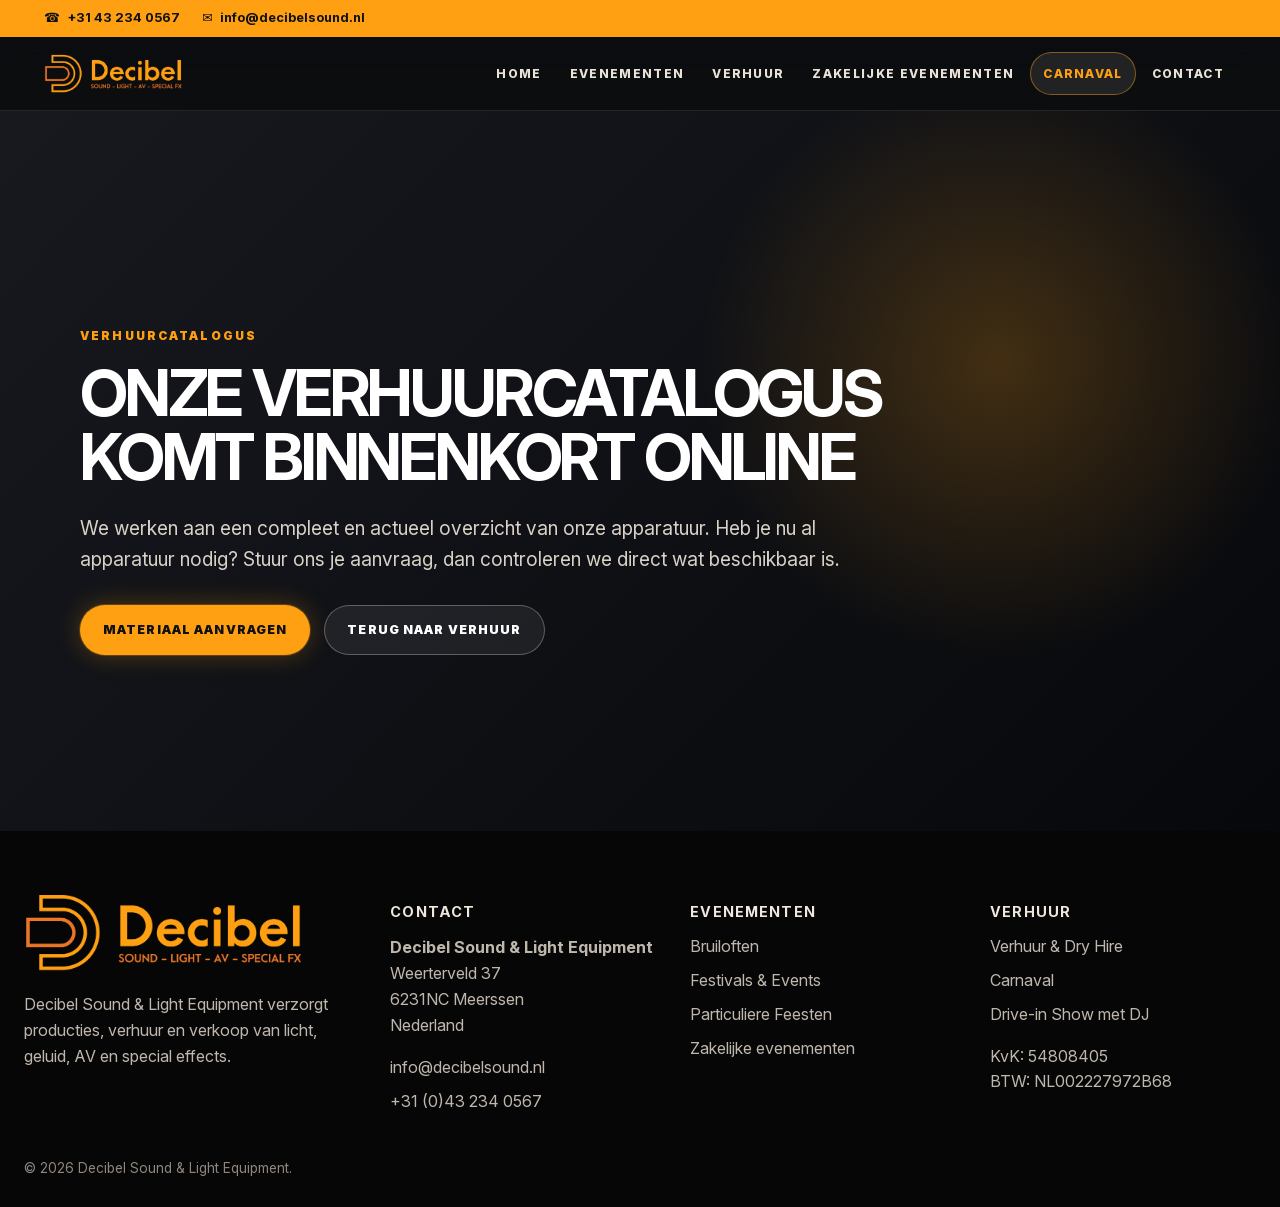
<file: verhuurcatalogus.html>
<!doctype html>
<html lang="nl">
<head>
  <meta charset="utf-8">
  <meta name="viewport" content="width=device-width, initial-scale=1">
  <meta name="robots" content="noindex,follow">
  <title>Verhuurcatalogus binnenkort beschikbaar | Decibel</title>
  <meta name="description" content="De vernieuwde verhuurcatalogus van Decibel komt binnenkort online.">
  <link rel="icon" href="favicon.ico" sizes="any">
  <link rel="icon" type="image/png" sizes="32x32" href="favicon-32x32.png">
  <link rel="apple-touch-icon" sizes="180x180" href="apple-touch-icon.png">
  <link rel="stylesheet" href="style.css">
</head>
<body>
  <div class="topbar"><div><a href="tel:+31432340567" aria-label="Bel Decibel"><span aria-hidden="true">☎</span><span>+31 43 234 0567</span></a><a href="mailto:info@decibelsound.nl" aria-label="Mail Decibel"><span aria-hidden="true">✉</span><span>info@decibelsound.nl</span></a></div></div>
  <header class="nav"><div class="nav-inner"><a class="brand" href="/"><img src="assets/decibel-logo.png" alt="Decibel Sound & Light Equipment"></a><button class="mobile-toggle" aria-label="Menu">Menu</button><nav class="menu"><a href="/">Home</a><div class="drop"><button class="dropbtn">Evenementen</button><div class="dropdown"><a href="/bruiloften">Bruiloften</a><a href="/festivals-events">Festivals & Events</a><a href="/particuliere-feesten">Particuliere Feesten</a><a href="/drive-in-show-met-dj">Drive-in Show met DJ</a></div></div><a href="/verhuur">Verhuur</a><a href="https://decibelcorporate.nl/">Zakelijke evenementen</a><a class="catalog-link active" href="/carnaval">Carnaval</a><a href="/contact">Contact</a></nav></div></header>
  <main>
    <section class="catalogue-coming-soon">
      <div class="catalogue-coming-inner reveal">
        <p class="eyebrow">Verhuurcatalogus</p>
        <h1>Onze verhuurcatalogus komt binnenkort online</h1>
        <p>We werken aan een compleet en actueel overzicht van onze apparatuur. Heb je nu al apparatuur nodig? Stuur ons je aanvraag, dan controleren we direct wat beschikbaar is.</p>
        <div class="cta-row"><a class="btn glow" href="/contact#contactformulier">Materiaal aanvragen</a><a class="btn ghost" href="/verhuur">Terug naar verhuur</a></div>
      </div>
    </section>
  </main>
  <footer class="footer"><div class="footer-grid"><div><img src="assets/decibel-logo.png" alt="Decibel" class="footer-logo"><p>Decibel Sound & Light Equipment verzorgt producties, verhuur en verkoop van licht, geluid, AV en special effects.</p></div><div><h3>Contact</h3><p><strong>Decibel Sound & Light Equipment</strong><br>Weerterveld 37<br>6231NC Meerssen<br>Nederland</p><a href="mailto:info@decibelsound.nl">info@decibelsound.nl</a><a href="tel:+31432340567">+31 (0)43 234 0567</a></div><div><h3>Evenementen</h3><a href="/bruiloften">Bruiloften</a><a href="/festivals-events">Festivals & Events</a><a href="/particuliere-feesten">Particuliere Feesten</a><a href="https://decibelcorporate.nl/">Zakelijke evenementen</a></div><div><h3>Verhuur</h3><a href="/verhuur">Verhuur & Dry Hire</a><a href="/carnaval">Carnaval</a><a href="/drive-in-show-met-dj">Drive-in Show met DJ</a><p>KvK: 54808405<br>BTW: NL002227972B68</p></div></div><div class="footer-bottom">© 2026 Decibel Sound & Light Equipment.</div></footer>
  <script src="script.js"></script>
</body>
</html>
</file>
<file: style.css>
@font-face{font-family:"Inter";src:url("assets/fonts/InterVariable.woff2") format("woff2");font-style:normal;font-weight:100 900;font-display:swap}
:root{--orange:#ffa012;--dark:#07080b;--dark2:#111217;--panel:#17191f;--ink:#f7f4ee;--text:#191919;--muted:#b9b3aa;--muted-dark:#57534f;--paper:#f2eee6;--warm:#e8dfd3;--white:#fff;--line:rgba(255,255,255,.12);--line-dark:rgba(0,0,0,.12);--max:1120px;--wide:1240px;--radius:26px;--shadow:0 28px 80px rgba(0,0,0,.28);--font:"Inter",system-ui,-apple-system,BlinkMacSystemFont,"Segoe UI",sans-serif}*{box-sizing:border-box}html{scroll-behavior:smooth}body{margin:0;font-family:var(--font);font-size:16px;line-height:1.62;background:linear-gradient(180deg,#0b0c10 0,#191816 360px,#f2eee6 361px);color:var(--text);-webkit-font-smoothing:antialiased}a{color:inherit;text-decoration:none}img{max-width:100%;display:block}svg{width:24px;height:24px;fill:none;stroke:currentColor;stroke-width:1.9;stroke-linecap:round;stroke-linejoin:round}.topbar{background:var(--orange);color:#111;font-family:var(--font);font-size:.8rem}.topbar>div{max-width:var(--wide);margin:auto;padding:8px 24px;display:flex;justify-content:flex-start;align-items:center;gap:22px}.topbar a{display:inline-flex;align-items:center;gap:7px;color:#111;font-weight:700}.topbar a:hover{text-decoration:underline}.nav{position:sticky;top:0;z-index:50;background:rgba(12,13,16,.86);backdrop-filter:blur(18px);border-bottom:1px solid rgba(255,255,255,.1)}.nav-inner{max-width:var(--wide);margin:auto;padding:15px 24px;display:flex;align-items:center;justify-content:space-between;gap:22px}.brand img{height:42px;width:auto}.menu{display:flex;align-items:center;gap:4px}.menu a,.dropbtn{font-family:var(--font);font-size:.75rem;text-transform:uppercase;letter-spacing:.11em;font-weight:800;color:#e9e2d8;padding:11px 12px;border-radius:999px;background:transparent;border:0;cursor:pointer}.menu a:hover,.menu a.active,.drop:hover .dropbtn{background:rgba(255,255,255,.09);color:#fff}.catalog-link{border:1px solid rgba(255,160,18,.45)!important;color:var(--orange)!important}.drop{position:relative}.dropdown{position:absolute;top:44px;right:0;min-width:260px;padding:10px;background:#101116;border:1px solid rgba(255,255,255,.12);border-radius:18px;box-shadow:var(--shadow);opacity:0;visibility:hidden;transform:translateY(8px);transition:.22s ease}.drop:hover .dropdown{opacity:1;visibility:visible;transform:translateY(0)}.dropdown a{display:block;text-transform:none;letter-spacing:0;font-size:.95rem;color:#f7f4ee}.mobile-toggle{display:none}.hero,.page-hero{position:relative;color:#fff;background:linear-gradient(90deg,rgba(0,0,0,.82),rgba(0,0,0,.44),rgba(0,0,0,.22)),var(--hero);background-size:cover;background-position:center;overflow:hidden}.hero{min-height:705px;display:flex;align-items:end}.page-hero{padding:168px 24px 100px}.hero:after,.page-hero:after{content:"";position:absolute;inset:0;background:radial-gradient(circle at 78% 32%,rgba(255,160,18,.22),transparent 28%),linear-gradient(180deg,transparent 65%,rgba(8,8,9,.76));pointer-events:none}.hero-inner{position:relative;z-index:2;max-width:var(--max);width:100%;margin:auto;padding:145px 24px 86px}.page-hero .hero-inner{padding:0}.eyebrow,.kicker{margin:0 0 14px;color:var(--orange);font-weight:900;text-transform:uppercase;letter-spacing:.18em;font-size:.74rem}.hero h1,.page-hero h1,h2{margin:0 0 22px;line-height:.96;letter-spacing:-.055em;text-transform:uppercase}.hero h1,.page-hero h1{font-size:clamp(3.2rem,7.4vw,6.4rem);max-width:920px}.hero p,.page-hero p{font-size:clamp(1.05rem,1.5vw,1.3rem);max-width:760px;color:#e4ded4}.lead{font-size:1.18rem;color:var(--muted-dark)}h2{font-size:clamp(2.1rem,4.4vw,4.4rem)}h3{line-height:1.1;letter-spacing:-.03em}.cta-row{display:flex;gap:14px;flex-wrap:wrap;margin-top:30px}.btn{position:relative;display:inline-flex;align-items:center;justify-content:center;gap:10px;min-height:50px;padding:0 22px;border-radius:999px;background:var(--orange);color:#111;font-weight:900;font-size:.78rem;text-transform:uppercase;letter-spacing:.09em;border:1px solid transparent;transition:.25s ease;overflow:hidden}.btn:hover{transform:translateY(-2px)}.btn.ghost{background:rgba(255,255,255,.07);color:#fff;border-color:rgba(255,255,255,.28)}.btn.glow{box-shadow:0 0 0 1px rgba(255,160,18,.24),0 0 26px rgba(255,160,18,.28);animation:buttonPulse 3.4s ease-in-out infinite}.btn.glow:before{content:"";position:absolute;inset:-3px;background:linear-gradient(100deg,transparent,rgba(255,255,255,.58),transparent);transform:translateX(-120%);animation:shine 3.8s ease-in-out infinite}.btn.glow>*{position:relative}@keyframes buttonPulse{0%,100%{box-shadow:0 0 0 1px rgba(255,160,18,.25),0 0 22px rgba(255,160,18,.24)}50%{box-shadow:0 0 0 1px rgba(255,160,18,.55),0 0 44px rgba(255,160,18,.48)}}@keyframes shine{0%,35%{transform:translateX(-130%)}60%,100%{transform:translateX(130%)}}.ticker{height:62px;background:#0c0d10;border-block:1px solid rgba(255,255,255,.1);overflow:hidden;display:flex;align-items:center}.ticker-track{display:flex;align-items:center;width:max-content;white-space:nowrap;animation:ticker 40s linear infinite}.ticker-group{display:flex;align-items:center;gap:34px;padding-right:34px}.ticker-track span{display:inline-flex;align-items:center;font-size:.82rem;text-transform:uppercase;letter-spacing:.18em;font-weight:900;color:var(--orange)}.ticker-track span:nth-child(even){color:#fff}.ticker-track span:after{content:"";display:inline-block;width:8px;height:8px;border-radius:50%;background:var(--orange);margin-left:34px;box-shadow:0 0 15px rgba(255,160,18,.75)}@keyframes ticker{to{transform:translateX(-50%)}}.section{padding:86px 24px;position:relative}.wrap{max-width:var(--max);margin:auto}.split{display:grid;grid-template-columns:minmax(0,.95fr) minmax(0,1.05fr);gap:54px;align-items:center}.intro-section{background:var(--paper)}.dark-panel{background:linear-gradient(180deg,#0b0c10,#15161b);color:#fff;overflow:hidden}.dark-panel p:not(.kicker){color:#d4cdc2}.service-grid{display:grid;grid-template-columns:repeat(4,1fr);gap:18px;margin-top:34px}.light-grid{grid-template-columns:repeat(3,1fr)}.icon-card{position:relative;background:rgba(255,255,255,.065);border:1px solid rgba(255,255,255,.12);border-radius:22px;padding:24px;min-height:220px;overflow:hidden;transition:.25s ease}.light-grid .icon-card{background:#fff;color:#171717;border-color:var(--line-dark)}.icon-card:before{content:"";position:absolute;inset:auto 18px 0 18px;height:2px;background:linear-gradient(90deg,transparent,var(--orange),transparent);opacity:.55;transform:translateX(-75%);animation:cardLine 5s ease-in-out infinite}.icon-card:hover{transform:translateY(-5px);border-color:rgba(255,160,18,.42)}@keyframes cardLine{0%,100%{transform:translateX(-85%);opacity:.2}50%{transform:translateX(85%);opacity:.8}}.icon-badge{width:52px;height:52px;border-radius:16px;background:rgba(255,160,18,.12);border:1px solid rgba(255,160,18,.36);display:flex;align-items:center;justify-content:center;color:var(--orange);margin-bottom:22px}.icon-card h3{margin:0 0 12px;font-size:1.22rem;text-transform:uppercase}.icon-card p{margin:0;color:#d6cec3}.light-grid .icon-card p{color:#555}.media-copy{display:grid;grid-template-columns:1fr 1fr;gap:48px;align-items:center}.media-stack{display:grid;grid-template-columns:1fr 1fr;gap:16px}.media-stack img{height:420px;width:100%;object-fit:cover;border-radius:24px;box-shadow:0 18px 50px rgba(0,0,0,.18)}.media-stack img:nth-child(2){margin-top:54px}.pillrow{display:flex;flex-wrap:wrap;gap:10px;margin-top:24px}.media-copy .pillrow{display:grid;grid-template-columns:repeat(3,minmax(0,1fr));width:100%;max-width:620px;column-gap:12px;row-gap:12px}.pillrow span{background:#151515;color:#fff;border:1px solid rgba(255,160,18,.22);border-radius:999px;min-height:42px;padding:9px 18px;font-weight:800;font-size:.8rem;text-transform:uppercase;letter-spacing:.08em;display:flex;align-items:center;justify-content:center;text-align:center;white-space:nowrap}.catalogue-band{background:linear-gradient(135deg,#201f1d,#0b0c10);color:#fff}.catalogue-card{position:relative;overflow:hidden;border:1px solid rgba(255,255,255,.12);border-radius:32px;background:linear-gradient(135deg,rgba(255,255,255,.08),rgba(255,255,255,.03));padding:46px;display:flex;justify-content:space-between;gap:30px;align-items:center}.catalogue-card:after{content:"";position:absolute;right:-100px;top:-100px;width:280px;height:280px;border-radius:50%;background:var(--orange);filter:blur(20px);opacity:.18;animation:orb 7s ease-in-out infinite}.catalogue-card p{color:#d4cdc2;max-width:700px}.catalogue-card .btn{min-width:220px;padding-inline:28px;white-space:nowrap;flex-shrink:0}.content-card{background:#fff;border:1px solid var(--line-dark);border-radius:26px;padding:34px;box-shadow:0 15px 45px rgba(0,0,0,.08)}.two-col{display:grid;grid-template-columns:1fr 1fr;gap:24px}.faq details{background:#fff;border:1px solid var(--line-dark);border-radius:18px;margin:12px 0;padding:18px 22px;box-shadow:0 10px 28px rgba(0,0,0,.05);transition:.2s}.faq details[open]{border-color:rgba(255,160,18,.45);box-shadow:0 16px 38px rgba(0,0,0,.1)}.faq summary{cursor:pointer;font-weight:900;text-transform:uppercase;letter-spacing:.04em;list-style:none}.faq summary::-webkit-details-marker{display:none}.faq summary:after{content:"+";float:right;color:var(--orange);font-size:1.35rem;line-height:1}.faq details[open] summary:after{content:"–"}.faq p{margin:14px 0 0;color:#555}.cta-dark{background:linear-gradient(135deg,#f2eee6,#e5dccf);color:#111;border-top:1px solid rgba(0,0,0,.08);border-bottom:8px solid var(--orange)}.cta-inner{display:flex;align-items:center;justify-content:space-between;gap:28px}.cta-inner p{color:#37342f}.ambient-orb{position:absolute;width:300px;height:300px;border-radius:50%;background:var(--orange);filter:blur(55px);opacity:.16;animation:orb 8s ease-in-out infinite}.orb-a{right:4%;top:10%}.orb-b{left:-80px;bottom:-80px}@keyframes orb{0%,100%{transform:translate(0,0) scale(1)}50%{transform:translate(24px,-18px) scale(1.15)}}.footer{background:#060607;color:#efe8dc;padding:58px 24px 28px}.footer-grid{max-width:var(--wide);margin:auto;display:grid;grid-template-columns:1.25fr 1fr 1fr 1fr;gap:34px}.footer-logo{height:46px;margin-bottom:18px}.footer p,.footer a{color:#bfb7ac}.footer a{display:block;margin:8px 0}.footer h3{text-transform:uppercase;letter-spacing:.08em;font-size:.9rem}.footer-bottom{max-width:var(--wide);margin:34px auto 0;color:#8f877e;font-size:.85rem}.reveal{opacity:0;transform:translateY(22px);transition:.75s cubic-bezier(.2,.8,.2,1)}.reveal.visible{opacity:1;transform:none}@media(max-width:980px){.topbar{display:none}.mobile-toggle{display:block;background:var(--orange);border:0;border-radius:999px;padding:10px 14px;font-weight:900}.menu{display:none;position:absolute;left:14px;right:14px;top:74px;background:#101116;border:1px solid rgba(255,255,255,.12);border-radius:22px;padding:12px;box-shadow:var(--shadow);flex-direction:column;align-items:stretch}.menu.open{display:flex}.drop .dropdown{position:static;opacity:1;visibility:visible;transform:none;box-shadow:none;border:0;padding:0;background:transparent}.hero{min-height:620px}.split,.media-copy,.two-col{grid-template-columns:1fr}.service-grid,.light-grid{grid-template-columns:1fr}.media-stack{grid-template-columns:1fr}.media-stack img,.media-stack img:nth-child(2){height:270px;margin-top:0}.catalogue-card,.cta-inner{display:block}.catalogue-card .btn,.cta-inner .btn{margin-top:20px}.media-copy .pillrow{grid-template-columns:1fr 1fr;max-width:none}.pillrow span{white-space:normal}.footer-grid{grid-template-columns:1fr}.hero h1,.page-hero h1{font-size:clamp(2.6rem,13vw,4.5rem)}.section{padding:64px 18px}.nav-inner{padding:14px}.brand img{height:36px}}


/* v6.6 homepage image navigation + brand cloud */
.image-card-grid{display:grid;grid-template-columns:repeat(3,minmax(0,1fr));gap:18px;margin-top:34px}.image-nav-card{position:relative;min-height:245px;border-radius:24px;overflow:hidden;border:1px solid rgba(255,255,255,.14);background:var(--img) center/cover no-repeat;box-shadow:0 18px 54px rgba(0,0,0,.22);display:flex;flex-direction:column;justify-content:flex-end;padding:22px;color:#fff;transition:transform .28s ease,border-color .28s ease,box-shadow .28s ease}.image-nav-card:before{content:"";position:absolute;inset:0;background:linear-gradient(180deg,rgba(0,0,0,.08),rgba(0,0,0,.32) 38%,rgba(0,0,0,.82));z-index:0}.image-nav-card:after{content:"→";position:absolute;right:18px;top:16px;width:38px;height:38px;border-radius:999px;background:rgba(255,160,18,.92);color:#111;display:flex;align-items:center;justify-content:center;font-weight:900;z-index:1;transform:translateX(2px);transition:.28s ease}.image-nav-card span,.image-nav-card small{position:relative;z-index:1}.image-nav-card span{font-size:1.16rem;line-height:1.05;text-transform:uppercase;letter-spacing:-.025em;font-weight:900;max-width:78%}.image-nav-card small{margin-top:8px;color:rgba(255,255,255,.78);font-size:.9rem;line-height:1.35}.image-nav-card:hover{transform:translateY(-5px);border-color:rgba(255,160,18,.62);box-shadow:0 24px 70px rgba(0,0,0,.34),0 0 36px rgba(255,160,18,.22)}.image-nav-card:hover:after{transform:translateX(0) scale(1.06)}
.brand-section{background:linear-gradient(180deg,#f2eee6,#e7ded1);color:#171717}.brand-intro{max-width:720px;margin:0 0 34px;color:#514d47}.logo-cloud{display:grid;grid-template-columns:repeat(6,minmax(0,1fr));gap:14px;align-items:center}.brand-logo{min-height:92px;border-radius:18px;background:rgba(255,255,255,.56);border:1px solid rgba(0,0,0,.08);display:flex;align-items:center;justify-content:center;padding:18px;transition:.22s ease;box-shadow:0 10px 28px rgba(0,0,0,.04)}.brand-logo.tier-1{min-height:108px}.brand-logo img{max-width:100%;max-height:54px;width:auto;height:auto;object-fit:contain;filter:saturate(.9);mix-blend-mode:multiply}.brand-logo.tier-1 img{max-height:62px}.brand-logo:hover{transform:translateY(-3px);border-color:rgba(255,160,18,.42);box-shadow:0 18px 44px rgba(0,0,0,.09),0 0 30px rgba(255,160,18,.14)}
@media(max-width:980px){.image-card-grid{grid-template-columns:1fr 1fr}.logo-cloud{grid-template-columns:repeat(3,minmax(0,1fr))}.brand-logo,.brand-logo.tier-1{min-height:82px}.brand-logo img,.brand-logo.tier-1 img{max-height:48px}}
@media(max-width:620px){.image-card-grid{grid-template-columns:1fr}.logo-cloud{grid-template-columns:repeat(2,minmax(0,1fr))}.image-nav-card{min-height:220px}.brand-logo{padding:14px}}

/* Verhuur */
.rental-copy{max-width:900px}
.rental-copy h2,.rental-options h2,.rental-process h2,.rental-faq h2{max-width:920px}
.rental-copy-columns{display:grid;grid-template-columns:1fr 1fr;gap:46px;margin-top:34px}
.rental-copy-columns p{margin:0;color:#4f4a44}
.rental-text-grid{display:grid;grid-template-columns:repeat(3,1fr);gap:40px;margin-top:48px}
.rental-text-grid article{padding-top:22px;border-top:2px solid rgba(255,160,18,.7)}
.rental-text-grid h3{margin:0 0 14px;text-transform:uppercase;font-size:1.2rem}
.rental-text-grid p{margin:0}
.rental-process{background:#f8f4ed}
.rental-steps{display:grid;grid-template-columns:repeat(3,1fr);gap:38px;margin-top:46px}
.rental-steps article{position:relative;padding-left:58px}
.rental-steps span{position:absolute;left:0;top:-5px;width:42px;height:42px;border-radius:50%;display:flex;align-items:center;justify-content:center;background:var(--orange);font-weight:900}
.rental-steps h3{margin:0 0 12px;text-transform:uppercase;font-size:1.12rem}
.rental-steps p{margin:0;color:#555}
.catalogue-actions{display:flex;flex-direction:column;gap:12px;position:relative;z-index:1}
.catalogue-actions .btn{margin:0}
.catalogue-coming-soon{min-height:720px;padding:150px 24px 110px;display:flex;align-items:center;color:#fff;background:radial-gradient(circle at 78% 35%,rgba(255,160,18,.22),transparent 27%),linear-gradient(135deg,#17191f,#07080b)}
.catalogue-coming-inner{width:100%;max-width:var(--max);margin:auto}
.catalogue-coming-inner h1{max-width:850px;margin:0 0 24px;font-size:clamp(2.25rem,4.6vw,4.35rem);line-height:1;letter-spacing:-.05em;text-transform:uppercase}
.catalogue-coming-inner>p:not(.eyebrow){max-width:760px;color:#d9d1c6;font-size:clamp(1.05rem,1.5vw,1.3rem)}
@media(max-width:980px){
  .rental-copy-columns,.rental-text-grid,.rental-steps{grid-template-columns:1fr}
  .rental-copy-columns{gap:18px}
  .rental-text-grid{gap:34px}
  .catalogue-actions{align-items:flex-start;margin-top:22px}
  .catalogue-coming-soon{min-height:620px;padding:110px 18px 80px}
}

/* v6.7 refinements: quieter headings, floating CTA, playful brand cloud */
.hero h1,.page-hero h1{font-size:clamp(2.85rem,6.25vw,5.45rem);line-height:1;}
h2{font-size:clamp(1.72rem,3.35vw,3.35rem);line-height:1;}
.content-card h2{font-size:clamp(1.55rem,2.6vw,2.45rem);}
.faq h2,.faq + h2{font-size:clamp(1.55rem,2.75vw,2.7rem);}
.icon-card h3{font-size:1.08rem;}
.footer h3{font-size:.9rem;}

.cta-dark{background:#060607;color:#111;border-top:0;border-bottom:0;padding:72px 24px 0;}
.cta-dark .cta-inner{background:var(--orange);border-radius:34px;padding:42px 46px;box-shadow:0 28px 80px rgba(0,0,0,.35),0 0 0 1px rgba(255,160,18,.28);position:relative;overflow:hidden;}
.cta-dark .cta-inner:after{content:"";position:absolute;inset:-80px -120px auto auto;width:260px;height:260px;border-radius:50%;background:rgba(255,255,255,.28);filter:blur(34px);pointer-events:none;}
.cta-dark h2{margin-bottom:14px;color:#111;}
.cta-dark .cta-inner p{color:#21170a;margin:0;}
.cta-dark .btn{background:#090a0d;color:#fff;border-color:rgba(0,0,0,.18);box-shadow:0 16px 38px rgba(0,0,0,.22);}
.cta-dark .btn.glow{animation:none;}
.cta-dark .btn.glow:before{background:linear-gradient(100deg,transparent,rgba(255,160,18,.38),transparent);}

.brand-section{background:linear-gradient(180deg,#f2eee6 0%,#e8dfd3 100%);overflow:hidden;}
.brand-section .wrap{position:relative;}
.logo-cloud{display:flex;flex-wrap:wrap;justify-content:center;align-items:center;gap:18px 34px;max-width:980px;margin:34px auto 0;padding:28px 10px 14px;}
.brand-logo,.brand-logo.tier-1{background:transparent;border:0;box-shadow:none;min-height:auto;border-radius:0;padding:8px 12px;flex:0 1 auto;animation:brandFloat 7.5s ease-in-out infinite;}
.brand-logo img{max-height:42px;max-width:145px;filter:saturate(.9) contrast(1.05);mix-blend-mode:multiply;opacity:.82;transition:.25s ease;}
.brand-logo.tier-1 img{max-height:54px;max-width:180px;}
.brand-logo:hover{transform:translateY(-6px) scale(1.04)!important;box-shadow:none;border-color:transparent;}
.brand-logo:hover img{opacity:1;filter:saturate(1.05) contrast(1.08) drop-shadow(0 0 15px rgba(255,160,18,.28));}
.brand-logo:nth-child(1){transform:translate(-8px,2px) rotate(-1.5deg);animation-delay:-.4s;}
.brand-logo:nth-child(2){transform:translate(10px,-8px) rotate(.8deg);animation-delay:-1.2s;}
.brand-logo:nth-child(3){transform:translate(-4px,12px) rotate(-.7deg);animation-delay:-2s;}
.brand-logo:nth-child(4){transform:translate(14px,5px) rotate(1.2deg);animation-delay:-2.8s;}
.brand-logo:nth-child(5){transform:translate(-12px,-5px) rotate(-.6deg);animation-delay:-3.6s;}
.brand-logo:nth-child(6){transform:translate(4px,13px) rotate(.7deg);animation-delay:-4.4s;}
.brand-logo:nth-child(7){transform:translate(16px,-2px) rotate(-1deg);animation-delay:-5.2s;}
.brand-logo:nth-child(8){transform:translate(-15px,10px) rotate(1.4deg);animation-delay:-6s;}
.brand-logo:nth-child(9){transform:translate(6px,-10px) rotate(-.9deg);animation-delay:-6.8s;}
.brand-logo:nth-child(10){transform:translate(-6px,6px) rotate(.9deg);animation-delay:-7.6s;}
.brand-logo:nth-child(11){transform:translate(13px,0) rotate(-1.1deg);animation-delay:-8.4s;}
.brand-logo:nth-child(12){transform:translate(-10px,-9px) rotate(.6deg);animation-delay:-9.2s;}
.brand-logo:nth-child(13){transform:translate(3px,11px) rotate(-.5deg);animation-delay:-10s;}
.brand-logo:nth-child(14){transform:translate(-18px,1px) rotate(1deg);animation-delay:-10.8s;}
.brand-logo:nth-child(15){transform:translate(12px,-4px) rotate(-.8deg);animation-delay:-11.6s;}
.brand-logo:nth-child(16){transform:translate(-2px,8px) rotate(.7deg);animation-delay:-12.4s;}
@keyframes brandFloat{0%,100%{margin-top:0}50%{margin-top:-8px}}

@media(max-width:980px){
  h2{font-size:clamp(1.65rem,6vw,2.85rem)}
  .hero h1,.page-hero h1{font-size:clamp(2.45rem,11vw,4.25rem)}
  .cta-dark{padding:56px 18px 0;}
  .cta-dark .cta-inner{padding:34px 28px;}
  .logo-cloud{gap:14px 22px;}
  .brand-logo img,.brand-logo.tier-1 img{max-height:40px;max-width:140px;}
}
@media(max-width:620px){
  .logo-cloud{display:grid;grid-template-columns:repeat(2,minmax(0,1fr));gap:18px 10px;}
  .brand-logo,.brand-logo.tier-1{transform:none!important;justify-content:center;}
  .brand-logo img,.brand-logo.tier-1 img{max-height:34px;max-width:130px;}
}

/* v6.8 refinements: smoother logo cloud + CTA background fix */
.cta-dark{background:#f2eee6!important;color:#111;border-top:0;border-bottom:0;padding:72px 24px 0;}
.logo-cloud{max-width:1080px;gap:20px 42px;padding:36px 6px 24px;}
.brand-logo,.brand-logo.tier-1{
  --x:0px;--y:0px;--r:0deg;--s:1;
  transform:translate(var(--x),var(--y)) rotate(var(--r)) scale(var(--s));
  will-change:transform;
  animation:brandFloatSmooth 4.8s ease-in-out infinite;
  transition:transform .18s cubic-bezier(.2,.8,.2,1);
}
.brand-logo img{
  max-height:50px;
  max-width:175px;
  filter:saturate(.98) contrast(1.08) drop-shadow(0 8px 18px rgba(0,0,0,.08));
  mix-blend-mode:multiply;
  opacity:.88;
  transition:opacity .18s ease,filter .18s ease;
}
.brand-logo.tier-1 img{max-height:72px;max-width:225px;}
.brand-logo:hover{
  transform:translate(var(--x),calc(var(--y) - 7px)) rotate(var(--r)) scale(calc(var(--s) * 1.08))!important;
}
.brand-logo:hover img{opacity:1;filter:saturate(1.08) contrast(1.12) drop-shadow(0 0 16px rgba(255,160,18,.34));}
.brand-logo:nth-child(1){--x:-22px;--y:4px;--r:-2.4deg;--s:1.24;animation-delay:-.2s;}
.brand-logo:nth-child(2){--x:18px;--y:-16px;--r:1.6deg;--s:1.15;animation-delay:-.7s;}
.brand-logo:nth-child(3){--x:-10px;--y:22px;--r:-1.3deg;--s:1.08;animation-delay:-1.1s;}
.brand-logo:nth-child(4){--x:27px;--y:8px;--r:2deg;--s:1.2;animation-delay:-1.6s;}
.brand-logo:nth-child(5){--x:-26px;--y:-12px;--r:-1.7deg;--s:1.1;animation-delay:-2.0s;}
.brand-logo:nth-child(6){--x:9px;--y:24px;--r:1.4deg;--s:1.16;animation-delay:-2.5s;}
.brand-logo:nth-child(7){--x:35px;--y:-7px;--r:-1.8deg;--s:1.02;animation-delay:-2.9s;}
.brand-logo:nth-child(8){--x:-34px;--y:20px;--r:2.2deg;--s:.92;animation-delay:-3.3s;}
.brand-logo:nth-child(9){--x:13px;--y:-23px;--r:-1.6deg;--s:1.03;animation-delay:-3.7s;}
.brand-logo:nth-child(10){--x:-17px;--y:12px;--r:1.8deg;--s:.98;animation-delay:-4.1s;}
.brand-logo:nth-child(11){--x:29px;--y:1px;--r:-2deg;--s:1.04;animation-delay:-4.5s;}
.brand-logo:nth-child(12){--x:-23px;--y:-18px;--r:1.2deg;--s:.94;animation-delay:-4.9s;}
.brand-logo:nth-child(13){--x:6px;--y:24px;--r:-1.1deg;--s:.88;animation-delay:-5.3s;}
.brand-logo:nth-child(14){--x:-39px;--y:2px;--r:2.1deg;--s:.9;animation-delay:-5.7s;}
.brand-logo:nth-child(15){--x:24px;--y:-10px;--r:-1.5deg;--s:.92;animation-delay:-6.1s;}
.brand-logo:nth-child(16){--x:-5px;--y:17px;--r:1.3deg;--s:.96;animation-delay:-6.5s;}
@keyframes brandFloatSmooth{
  0%,100%{transform:translate(var(--x),var(--y)) rotate(var(--r)) scale(var(--s));}
  50%{transform:translate(var(--x),calc(var(--y) - 10px)) rotate(var(--r)) scale(var(--s));}
}
@media(max-width:980px){
  .logo-cloud{gap:16px 24px;}
  .brand-logo,.brand-logo.tier-1{--x:0px!important;--y:0px!important;--r:0deg!important;--s:1!important;}
  .brand-logo img,.brand-logo.tier-1 img{max-height:44px;max-width:150px;}
}
@media(max-width:620px){
  .logo-cloud{display:grid;grid-template-columns:repeat(2,minmax(0,1fr));gap:20px 12px;}
  .brand-logo,.brand-logo.tier-1{justify-content:center;}
  .brand-logo img,.brand-logo.tier-1 img{max-height:36px;max-width:135px;}
}
.brand-logo:hover,.brand-logo.tier-1:hover{animation:none;}


/* v6.9 refinements: CTA spacing, card overlay cleanup, arrow centering */
.cta-dark{
  background:#f2eee6!important;
  padding:88px 24px 104px!important;
  margin:0!important;
}
.cta-dark .cta-inner{
  margin:0 auto;
}
.image-nav-card{
  border:0!important;
  outline:1px solid rgba(255,255,255,.10);
  outline-offset:-1px;
  isolation:isolate;
  background-clip:padding-box;
}
.image-nav-card:before{
  inset:-1px!important;
  border-radius:inherit;
  background:linear-gradient(180deg,rgba(0,0,0,.04),rgba(0,0,0,.34) 42%,rgba(0,0,0,.82))!important;
  pointer-events:none;
}
.image-nav-card:after{
  content:"➜"!important;
  display:grid!important;
  place-items:center!important;
  font-size:18px!important;
  line-height:1!important;
  font-weight:900!important;
  letter-spacing:-.06em;
  text-indent:0!important;
  transform:none!important;
}
.image-nav-card:hover:after{
  transform:scale(1.06)!important;
}
@media(max-width:620px){
  .cta-dark{padding:64px 18px 76px!important;}
}

/* v6.10 copy and spacing refinements */
.faq-home-section{padding-bottom:48px;}
.brand-intro{max-width:980px;}
@media(max-width:620px){.faq-home-section{padding-bottom:38px;}}

/* v6.12 bruiloften page refinements */
body:has(.page-hero[style*="hero-bruiloften-upscaled"]) .page-hero{background-position:center 42%;}
body:has(.page-hero[style*="hero-bruiloften-upscaled"]) .media-copy p:not(.kicker){font-size:1rem;line-height:1.62;color:#3f3b36;}
.brochure-card{position:relative;overflow:hidden;padding:44px 48px;background:linear-gradient(135deg,#fff,#f7f2ea);}
.brochure-card:after{content:"";position:absolute;right:-90px;top:-90px;width:240px;height:240px;border-radius:50%;background:var(--orange);filter:blur(42px);opacity:.16;pointer-events:none;}
.brochure-card h2,.brochure-card p,.brochure-card a{position:relative;z-index:1;}
.brochure-card p:not(.kicker){max-width:760px;color:#3f3b36;}
.brochure-card .btn{margin-top:18px;}
@media(max-width:980px){.brochure-card{padding:34px 28px}}

/* v6.13 bruiloften fine-tuning */
body:has(.page-hero[style*="hero-bruiloften-upscaled"]) .page-hero{
  background-position:center 66%;
}
body:has(.page-hero[style*="hero-bruiloften-upscaled"]) .media-copy{
  grid-template-columns:minmax(0,1.08fr) minmax(0,.92fr);
}
body:has(.page-hero[style*="hero-bruiloften-upscaled"]) .media-copy p:not(.kicker){
  font-family:var(--font);
  font-size:1rem;
  font-weight:400;
  line-height:1.62;
  color:#3f3b36;
  max-width:680px;
}
body:has(.page-hero[style*="hero-bruiloften-upscaled"]) .media-copy h2{
  max-width:760px;
}
body:has(.page-hero[style*="hero-bruiloften-upscaled"]) .brochure-card h2{
  font-size:clamp(1.95rem,3.3vw,3.45rem);
  line-height:1.05;
}
body:has(.page-hero[style*="hero-bruiloften-upscaled"]) .cta-dark h2{
  font-size:clamp(1.85rem,3vw,3.15rem);
  line-height:1.05;
}
@media(max-width:980px){
  body:has(.page-hero[style*="hero-bruiloften-upscaled"]) .media-copy{grid-template-columns:1fr;}
}

/* v6.14 bruiloften corrections */
body:has(.page-hero[style*="hero-bruiloften-upscaled"]) .page-hero{
  background-position:center 62%!important;
}
body:has(.page-hero[style*="hero-bruiloften-upscaled"]) .brochure-card h2{
  font-size:clamp(1.65rem,2.75vw,2.55rem)!important;
  line-height:1.08!important;
  max-width:940px;
}
body:has(.page-hero[style*="hero-bruiloften-upscaled"]) .brochure-card p:not(.kicker){
  max-width:980px!important;
  width:100%;
}
body:has(.page-hero[style*="hero-bruiloften-upscaled"]) .media-copy p:not(.kicker){
  max-width:none!important;
}

/* v6.16 festivals page */
.festival-page .page-hero{
  background-position:center 48%;
}
.festival-page .media-copy{
  grid-template-columns:minmax(0,1.08fr) minmax(0,.92fr);
}
.festival-page .media-copy p:not(.kicker){
  font-family:var(--font);
  font-size:1rem;
  font-weight:400;
  line-height:1.62;
  color:#3f3b36;
  max-width:none;
}
.festival-page .media-copy h2{
  max-width:760px;
}
@media(max-width:980px){
  .festival-page .media-copy{grid-template-columns:1fr;}
}

/* v6.18 particuliere feesten */
.private-page{background:#f4efe7;color:#24211d}
.private-page h1,.private-page h2,.private-page h3{text-transform:none;letter-spacing:-.04em}
.private-page .kicker,.private-page .eyebrow{color:#d96f19}
.private-hero{min-height:690px;display:grid;grid-template-columns:minmax(0,1.12fr) minmax(460px,.88fr);background:#efe5d7;overflow:hidden}
.private-hero-copy{align-self:center;max-width:800px;margin-left:max(24px,calc((100vw - 1240px)/2));padding:88px 54px 88px 24px;position:relative;z-index:2}
.private-hero-copy:before{content:"";position:absolute;width:250px;height:250px;left:-110px;top:-60px;border-radius:50%;background:rgba(255,160,18,.14);filter:blur(2px);z-index:-1}
.private-hero h1{font-size:clamp(3rem,4.6vw,5.3rem);line-height:.98;margin:0 0 26px;max-width:790px}
.private-hero-copy>p:not(.eyebrow){font-size:1.15rem;line-height:1.65;color:#514a42;max-width:650px}
.private-hero-image{min-height:690px;background:linear-gradient(90deg,#efe5d7 0,rgba(239,229,215,.15) 15%,transparent 38%),url('assets/particulier-hero-tuinfeest.png') center/cover no-repeat;clip-path:polygon(8% 0,100% 0,100% 100%,0 100%)}
.private-text-link{display:inline-flex;align-items:center;gap:10px;min-height:50px;font-weight:900;color:#2e2924;border-bottom:2px solid rgba(217,111,25,.5)}
.private-text-link:hover{color:#b95710;border-color:#b95710}
.private-intro{background:#f9f6f0}
.private-intro-grid{display:grid;grid-template-columns:minmax(0,.95fr) minmax(420px,1.05fr);gap:70px;align-items:center}
.private-copy h2,.private-options h2,.private-process h2,.private-faq-section h2,.private-picture-copy h2{font-size:clamp(2.5rem,4.5vw,4.6rem);line-height:1.02}
.private-copy p{color:#514b43;max-width:680px;font-size:1rem;line-height:1.62;margin:0 0 18px}
.private-photo{margin:0;position:relative}
.private-photo:before{content:"";position:absolute;inset:24px -20px -20px 24px;border:2px solid rgba(217,111,25,.34);border-radius:34px}
.private-photo img{position:relative;width:100%;height:530px;object-fit:cover;border-radius:30px;box-shadow:0 24px 60px rgba(83,56,31,.18)}
.private-options{background:#e9dfd1}
.private-option-grid{display:grid;grid-template-columns:repeat(2,minmax(0,1fr));gap:20px;margin-top:42px}
.private-option-card{display:block;position:relative;background:rgba(255,255,255,.72);border:1px solid rgba(77,60,42,.12);border-radius:28px;padding:30px 32px;min-height:245px;transition:transform .25s ease,box-shadow .25s ease,border-color .25s ease}
.private-option-card:hover{transform:translateY(-4px);box-shadow:0 18px 45px rgba(70,48,28,.12);border-color:rgba(217,111,25,.4)}
.private-option-card h3{font-size:1.65rem;margin:0 0 13px}
.private-option-card p{color:#595148;margin:0;max-width:500px}
.private-dj-card{background:#24211e;color:#fff;border-color:#24211e}
.private-dj-card p{color:#d9d0c7}
.private-card-link{display:inline-flex;gap:8px;align-items:center;color:#ffac36;font-weight:900;margin-top:20px}
.private-picture-band{position:relative;min-height:620px;display:flex;align-items:end;overflow:hidden;background:#1e1c19}
.private-picture-band:after{content:"";position:absolute;inset:0;background:linear-gradient(90deg,rgba(22,19,16,.92) 0,rgba(22,19,16,.62) 38%,rgba(22,19,16,.06) 70%),linear-gradient(0deg,rgba(16,14,12,.5),transparent 50%)}
.private-picture-band img{position:absolute;inset:0;width:100%;height:100%;object-fit:cover;object-position:center}
.private-picture-copy{position:relative;z-index:2;color:#fff;max-width:700px;margin-left:max(24px,calc((100vw - 1120px)/2));padding:80px 24px 76px 0}
.private-picture-copy h2{margin-bottom:0;text-shadow:0 3px 24px rgba(0,0,0,.4)}
.private-process{background:#f9f6f0}
.private-process-head{max-width:700px}
.private-steps{display:grid;grid-template-columns:repeat(3,1fr);gap:28px;margin-top:42px}
.private-step{border-top:2px solid rgba(217,111,25,.45);padding-top:26px}
.private-step strong{display:flex;width:44px;height:44px;border-radius:50%;align-items:center;justify-content:center;background:#f7a12d;color:#251c13;font-size:1.1rem;margin-bottom:28px}
.private-step h3{font-size:1.35rem;margin:0 0 12px}
.private-step p{color:#5a534b;margin:0}
.private-faq-section{background:#f4efe7}
.private-faq-section .faq details{background:#fffaf4;border-color:rgba(77,60,42,.13);box-shadow:0 8px 24px rgba(70,48,28,.05)}
.private-faq-section .faq summary{text-transform:none;letter-spacing:0;font-size:1.02rem}
.private-page .cta-dark h2{text-transform:uppercase;letter-spacing:-.055em}

@media(max-width:980px){
  .private-hero{grid-template-columns:1fr;min-height:auto}
  .private-hero-copy{max-width:none;margin:0;padding:72px 24px 54px}
  .private-hero-image{min-height:520px;clip-path:none;background-image:linear-gradient(180deg,#efe5d7 0,rgba(239,229,215,.05) 18%,transparent 38%),url('assets/particulier-hero-tuinfeest.png')}
  .private-intro-grid{grid-template-columns:1fr;gap:46px}
  .private-photo img{height:440px}
  .private-option-grid{grid-template-columns:1fr}
  .private-picture-band{min-height:520px}
  .private-picture-band:after{background:linear-gradient(0deg,rgba(22,19,16,.9) 0,rgba(22,19,16,.45) 58%,rgba(22,19,16,.06) 100%)}
  .private-picture-copy{margin:0;padding:60px 24px}
  .private-steps{grid-template-columns:1fr;gap:34px}
}
@media(max-width:620px){
  .private-hero h1{font-size:clamp(2.7rem,13vw,4.15rem)}
  .private-hero-copy>p:not(.eyebrow){font-size:1.02rem}
  .private-hero-copy .cta-row{align-items:flex-start;flex-direction:column}
  .private-hero-image{min-height:360px;background-position:66% center}
  .private-photo:before{inset:14px -8px -12px 14px}
  .private-photo img{height:310px}
  .private-option-card{padding:26px 24px;min-height:0}
  .private-picture-band{min-height:470px}
  .private-picture-band img{object-position:62% center}
}

/* v6.20 drive-in show */
.drivein-page{background:#f2eee6}
.drivein-hero{min-height:690px;display:flex;align-items:end;background-position:center 48%;padding:0 24px}
.drivein-hero:before{content:"";position:absolute;inset:0;background:linear-gradient(90deg,rgba(0,0,0,.9) 0,rgba(0,0,0,.66) 42%,rgba(0,0,0,.16) 76%),linear-gradient(0deg,rgba(0,0,0,.6),transparent 60%);z-index:1}
.drivein-hero:after{z-index:1}
.drivein-hero .hero-inner{padding:140px 0 92px;max-width:1120px}
.drivein-hero h1{font-size:clamp(3rem,5.6vw,5.4rem);max-width:760px}
.drivein-hero p:not(.eyebrow){max-width:700px}
.drivein-intro{background:#f2eee6;padding-bottom:36px}
.drivein-intro h2{max-width:820px;margin-bottom:0}
.drivein-profiles{background:#f2eee6;padding-top:20px}
.dj-profile{display:grid;grid-template-columns:minmax(280px,.78fr) minmax(0,1.22fr);gap:64px;align-items:center;padding:58px;background:#fff;border:1px solid var(--line-dark);border-radius:32px;box-shadow:0 22px 60px rgba(0,0,0,.09);margin-bottom:34px;overflow:hidden}
.dj-profile-reverse{grid-template-columns:minmax(0,1.22fr) minmax(280px,.78fr)}
.dj-profile-reverse .dj-profile-photo{order:2}
.dj-profile-reverse .dj-profile-copy{order:1}
.dj-profile-photo{align-self:stretch;min-height:430px;border-radius:24px;overflow:hidden;background:#0d0e11;position:relative}
.dj-profile-photo:after{content:"";position:absolute;inset:auto 0 0;height:36%;background:linear-gradient(0deg,rgba(255,160,18,.2),transparent);pointer-events:none}
.dj-profile-photo img{width:100%;height:100%;object-fit:cover;object-position:center top}
.dj-profile-copy h2{font-size:clamp(2.25rem,3.7vw,4rem);margin-bottom:26px}
.dj-profile-copy p{color:#49443e;margin:0 0 18px}
.dj-profile-copy blockquote{margin:28px 0 0;padding:24px 26px;border-left:4px solid var(--orange);background:#f4efe7;border-radius:0 18px 18px 0;color:#302c27;font-weight:700}
.drivein-page .cta-dark h2{font-size:clamp(1.85rem,3vw,3.15rem)}
.drivein-page .cta-dark .btn{display:inline-flex;align-items:center;justify-content:center;text-align:center;line-height:1;white-space:nowrap;flex-shrink:0}

@media(max-width:980px){
  .drivein-hero{min-height:620px;background-position:56% center}
  .drivein-hero .hero-inner{padding:120px 0 70px}
  .dj-profile,.dj-profile-reverse{grid-template-columns:1fr;gap:34px;padding:34px}
  .dj-profile-reverse .dj-profile-photo,.dj-profile-reverse .dj-profile-copy{order:initial}
  .dj-profile-photo{min-height:520px}
}
@media(max-width:620px){
  .drivein-hero{min-height:570px;padding:0 18px;background-position:59% center}
  .drivein-hero:before{background:linear-gradient(90deg,rgba(0,0,0,.86),rgba(0,0,0,.46)),linear-gradient(0deg,rgba(0,0,0,.7),transparent 65%)}
  .drivein-hero .hero-inner{padding:110px 0 60px}
  .drivein-hero h1{font-size:clamp(2.65rem,12vw,4rem)}
  .drivein-intro{padding-bottom:22px}
  .drivein-profiles{padding-top:12px}
  .dj-profile,.dj-profile-reverse{padding:22px;border-radius:24px;margin-bottom:24px}
  .dj-profile-photo{min-height:390px;border-radius:18px}
  .dj-profile-copy h2{font-size:clamp(2rem,10vw,3rem)}
  .dj-profile-copy blockquote{padding:20px;margin-top:22px}
}

/* v6.23 contact */
#contactformulier{scroll-margin-top:86px}
.contact-hero{background-position:center}
.contact-hero:after{background:linear-gradient(180deg,transparent 62%,rgba(8,8,9,.72))}
.contact-form-section{background:#f2eee6}
.contact-form-layout{display:grid;grid-template-columns:minmax(0,.72fr) minmax(0,1.28fr);gap:64px;align-items:start}
.contact-form-intro{position:sticky;top:120px}
.contact-form-intro h2{font-size:clamp(2.3rem,4.5vw,4.5rem)}
.contact-form-intro>p:last-child{max-width:480px;color:#514d47}
.contact-form{display:grid;grid-template-columns:1fr 1fr;gap:22px;background:#fff;border:1px solid var(--line-dark);border-radius:28px;padding:38px;box-shadow:0 18px 55px rgba(0,0,0,.09)}
.form-field{display:flex;flex-direction:column;gap:8px}
.form-field-wide{grid-column:1/-1}
.form-field label{font-size:.76rem;font-weight:900;text-transform:uppercase;letter-spacing:.09em}
.form-field input,.form-field textarea{width:100%;border:1px solid rgba(0,0,0,.2);border-radius:14px;background:#f7f3ed;color:#171717;font:inherit;padding:14px 16px;outline:none;transition:border-color .2s ease,box-shadow .2s ease,background .2s ease}
.form-field input{min-height:54px}
.form-field textarea{resize:vertical;min-height:180px}
.form-field input:focus,.form-field textarea:focus{border-color:var(--orange);background:#fff;box-shadow:0 0 0 4px rgba(255,160,18,.16)}
.form-honeypot{position:absolute!important;width:1px!important;height:1px!important;overflow:hidden!important;clip:rect(1px,1px,1px,1px)!important;white-space:nowrap!important}
.form-submit{display:flex;align-items:center;gap:18px;flex-wrap:wrap}
.form-submit .btn{font-family:var(--font);cursor:pointer}
.form-submit .btn:disabled{opacity:.58;cursor:wait;transform:none}
.form-status{margin:0;font-weight:800;color:#4b4741}
.form-status.is-success{color:#176b3a}
.form-status.is-error{color:#a12620}
.contact-blocks{background:#e8dfd3;padding-top:28px}
.contact-blocks address{font-style:normal;margin:0 0 22px;color:#3f3a34}
.contact-blocks .content-card h2{font-size:clamp(1.85rem,3vw,3rem)}

@media(max-width:980px){
  .contact-form-layout{grid-template-columns:1fr;gap:34px}
  .contact-form-intro{position:static}
}
@media(max-width:620px){
  .contact-hero{background-position:58% center}
  .contact-form{grid-template-columns:1fr;padding:24px 20px}
  .form-field{grid-column:1/-1}
  .form-submit{align-items:flex-start;flex-direction:column}
}

/* v6.24 launch refinements */
@media(min-width:981px){
  .topbar{position:sticky;top:0;z-index:51;transition:transform .28s ease}
  .topbar.is-hidden{transform:translateY(-100%)}
  .nav{top:35px;transition:top .28s ease}
  .topbar-hidden .nav{top:0}
}
.hero h1,.page-hero h1,.drivein-hero h1,.private-hero h1,.catalogue-coming-inner h1{font-size:clamp(2.65rem,5vw,4.35rem)}
.footer-logo{width:min(100%,280px);height:auto;margin-bottom:18px}
.contact-form-intro h2{font-size:clamp(1.8rem,3.1vw,3rem)}
.contact-form{grid-template-columns:1fr}
.contact-blocks .content-card h2{font-size:clamp(1.45rem,2vw,2rem);line-height:1.08;letter-spacing:-.035em}
@media(max-width:980px){
  .hero h1,.page-hero h1,.drivein-hero h1,.private-hero h1,.catalogue-coming-inner h1{font-size:clamp(2.2rem,9vw,3.5rem)}
}

/* v6.25 responsive launch refinements */
.hero,.page-hero,.drivein-hero,.private-hero-image{
  --parallax-y:0px;
  --hero-focus:50%;
  background-position:center calc(var(--hero-focus) + var(--parallax-y))!important;
}
body:has(.page-hero[style*="hero-bruiloften-upscaled"]) .page-hero{--hero-focus:62%;}
.festival-page .page-hero{--hero-focus:48%;}
.drivein-hero{--hero-focus:48%;}
.contact-hero{--hero-focus:50%;}
.private-hero-image{--hero-focus:50%;}

.brochure-card .btn{
  text-align:center;
  line-height:1.2;
}

.private-page h1,.private-page h2,.private-page h3{
  text-transform:uppercase;
  letter-spacing:-.045em;
}
.private-page .eyebrow,.private-page .kicker{
  color:var(--orange);
  text-transform:uppercase;
  letter-spacing:.18em;
  font-size:.74rem;
}
.private-intro .kicker{font-size:.66rem;}

@media(max-width:980px){
  .dropdown{
    margin:2px 8px 4px 18px;
    padding-left:12px!important;
    border-left:1px solid rgba(255,160,18,.5)!important;
    border-radius:0!important;
  }
  .dropdown a{
    padding:9px 12px 9px 18px;
    font-size:.88rem;
  }
}

@media(max-width:620px){
  .hero{
    min-height:535px;
    align-items:flex-end;
  }
  .hero-inner{padding:82px 18px 52px;}
  .page-hero{padding:104px 18px 62px;}
  .page-hero .hero-inner{padding:0;}
  .drivein-hero{min-height:530px;--hero-focus:59%;}
  .drivein-hero .hero-inner{padding:82px 0 50px;}
  .contact-hero{--hero-focus:58%;}
  .private-hero-copy{padding:52px 24px 44px;}
  .private-hero-image{--hero-focus:66%;}

  .hero .eyebrow{
    font-size:.58rem;
    letter-spacing:.11em;
    white-space:nowrap;
    margin-bottom:10px;
  }

  .ticker{height:38px;}
  .ticker-group{gap:18px;padding-right:18px;}
  .ticker-track span{
    font-size:.59rem;
    letter-spacing:.12em;
  }
  .ticker-track span:after{
    width:5px;
    height:5px;
    margin-left:18px;
    box-shadow:0 0 8px rgba(255,160,18,.65);
  }

  .intro-section{padding:42px 18px 44px;}
  .intro-section .split{gap:13px;}
  .intro-section .kicker{margin-bottom:9px;font-size:.64rem;}
  .intro-section h2{margin-bottom:7px;font-size:clamp(1.55rem,7.2vw,2.15rem);}
  .intro-section .lead{font-size:.94rem;line-height:1.52;margin:0;}

  .logo-cloud{
    display:flex;
    flex-wrap:wrap;
    justify-content:center;
    align-items:center;
    gap:18px 20px;
    padding:24px 0 12px;
  }
  .brand-logo,.brand-logo.tier-1{
    flex:0 1 27%;
    min-width:82px;
    max-width:128px;
    --r:0deg!important;
    --s:1!important;
    animation:brandFloatMobile 4.2s ease-in-out infinite;
  }
  .brand-logo:nth-child(3n+1){--x:-5px!important;--y:3px!important;}
  .brand-logo:nth-child(3n+2){--x:4px!important;--y:-5px!important;}
  .brand-logo:nth-child(3n){--x:2px!important;--y:6px!important;}
  .brand-logo img,.brand-logo.tier-1 img{max-height:34px;max-width:118px;}
  @keyframes brandFloatMobile{
    0%,100%{transform:translate(var(--x),var(--y)) scale(1);}
    50%{transform:translate(var(--x),calc(var(--y) - 7px)) scale(1.035);}
  }

  .media-stack{
    display:grid;
    grid-template-columns:1fr 1fr;
    grid-template-rows:205px 94px;
    gap:0;
    position:relative;
    padding:0 4px 10px;
    margin-top:4px;
  }
  .media-stack img,.media-stack img:nth-child(2){
    margin:0;
    width:100%;
    height:245px;
    border-radius:22px;
  }
  .media-stack img:first-child{
    grid-column:1 / -1;
    grid-row:1 / 3;
    width:82%;
    align-self:start;
    object-position:center;
  }
  .media-stack img:nth-child(2){
    grid-column:2;
    grid-row:2;
    width:88%;
    height:155px;
    justify-self:end;
    align-self:end;
    border:5px solid var(--paper);
    box-shadow:0 16px 34px rgba(0,0,0,.2);
    position:relative;
    z-index:2;
  }

  .footer-logo{width:170px;max-width:55%;margin-bottom:12px;}
  .faq details{padding:14px 16px;margin:9px 0;border-radius:15px;}
  .faq summary{font-size:.82rem;line-height:1.35;letter-spacing:.025em;padding-right:8px;}
  .faq summary:after{font-size:1.08rem;}
  .faq p{font-size:.9rem;line-height:1.5;margin-top:10px;}
  .faq h2,.faq + h2{font-size:clamp(1.4rem,6.5vw,2rem);}

  .brochure-card .btn{
    width:100%;
    white-space:normal;
    min-height:54px;
    padding:10px 18px;
  }

  .private-page .eyebrow,.private-page .kicker{font-size:.64rem;}
  .private-intro .kicker{font-size:.58rem;}
  .private-copy h2,.private-options h2,.private-process h2,.private-faq-section h2,.private-picture-copy h2{
    font-size:clamp(1.75rem,8vw,2.55rem);
  }
}

/* v6.19 Decibel livestream */
.stream-page{
  min-height:100vh;
  background:
    radial-gradient(circle at 18% 10%,rgba(255,160,18,.12),transparent 28%),
    radial-gradient(circle at 85% 82%,rgba(255,160,18,.08),transparent 30%),
    #07080b;
  color:#f7f4ee;
}
.stream-shell{
  min-height:100vh;
  display:grid;
  place-items:center;
  padding:34px 22px;
}
.stream-card{
  width:min(1180px,100%);
  background:linear-gradient(180deg,rgba(23,25,31,.97),rgba(11,12,16,.98));
  border:1px solid rgba(255,255,255,.10);
  border-radius:30px;
  box-shadow:0 34px 100px rgba(0,0,0,.42);
  overflow:hidden;
}
.stream-brand{
  min-height:88px;
  display:flex;
  align-items:center;
  justify-content:center;
  padding:22px 28px;
  border-bottom:1px solid rgba(255,255,255,.08);
}
.stream-brand img{width:min(290px,72vw);height:auto;}
.stream-lock{
  width:min(760px,100%);
  margin:0 auto;
  padding:72px 38px 78px;
  text-align:center;
}
.stream-kicker{
  margin:0 0 14px;
  color:var(--orange);
  font-size:.75rem;
  font-weight:900;
  letter-spacing:.18em;
  text-transform:uppercase;
}
.stream-lock h1,.stream-heading h1{
  margin:0;
  color:#fff;
  text-transform:uppercase;
  letter-spacing:-.055em;
  line-height:.98;
}
.stream-lock h1{font-size:clamp(2.5rem,6vw,4.9rem);}
.stream-intro{
  max-width:650px;
  margin:24px auto 34px;
  color:#cfc8be;
  font-size:1.04rem;
}
.stream-password-form{
  width:min(610px,100%);
  margin:0 auto;
  text-align:left;
}
.stream-password-form label{
  display:block;
  margin:0 0 9px;
  color:#f6efe5;
  font-size:.75rem;
  font-weight:900;
  letter-spacing:.12em;
  text-transform:uppercase;
}
.stream-password-row{display:flex;gap:10px;}
.stream-password-row input{
  flex:1;
  min-width:0;
  height:54px;
  padding:0 18px;
  color:#fff;
  background:#090a0d;
  border:1px solid rgba(255,255,255,.18);
  border-radius:15px;
  outline:none;
  font:inherit;
  letter-spacing:.04em;
  transition:.2s ease;
}
.stream-password-row input:focus{
  border-color:rgba(255,160,18,.78);
  box-shadow:0 0 0 3px rgba(255,160,18,.12);
}
.stream-open-btn{height:54px;border-radius:15px;white-space:nowrap;cursor:pointer;}
.stream-password-error{min-height:25px;margin:9px 2px 0;color:#ffb49d;font-size:.88rem;}
.stream-content{padding:38px 38px 34px;}
.stream-heading{
  display:flex;
  align-items:end;
  justify-content:space-between;
  gap:22px;
  margin-bottom:22px;
}
.stream-heading h1{font-size:clamp(2rem,4vw,3.9rem);}
.stream-live-badge{
  display:inline-flex;
  align-items:center;
  gap:8px;
  margin-bottom:7px;
  padding:8px 12px;
  border-radius:999px;
  background:rgba(255,255,255,.07);
  border:1px solid rgba(255,255,255,.11);
  color:#fff;
  font-size:.72rem;
  font-weight:900;
  letter-spacing:.12em;
}
.stream-live-badge span{
  width:8px;height:8px;border-radius:50%;background:#ff453a;
  box-shadow:0 0 0 5px rgba(255,69,58,.12);
}
.stream-player-wrap{
  position:relative;
  width:100%;
  aspect-ratio:16/9;
  min-height:300px;
  overflow:hidden;
  background:#000;
  border:1px solid rgba(255,255,255,.12);
  border-radius:20px;
  box-shadow:0 20px 60px rgba(0,0,0,.38);
}
.stream-player-wrap iframe{
  position:absolute;
  inset:0;
  width:100%;
  height:100%;
  border:0;
}
.stream-player-placeholder{
  position:absolute;
  inset:0;
  display:grid;
  place-items:center;
  color:#aaa39a;
  font-size:.95rem;
}
.stream-player-placeholder p{margin:0;}
.stream-help{
  max-width:820px;
  margin:18px auto 0;
  text-align:center;
  color:#a8a198;
  font-size:.88rem;
}
.stream-help p{margin:0;}
.stream-footer{
  display:flex;
  align-items:center;
  justify-content:center;
  flex-wrap:wrap;
  gap:7px 10px;
  padding:19px 24px;
  border-top:1px solid rgba(255,255,255,.08);
  color:#8f8981;
  font-size:.78rem;
  text-align:center;
}
.stream-footer strong{color:#d8d1c7;}
.stream-footer a{color:var(--orange);font-weight:800;}
.stream-card.is-unlocked .stream-brand{min-height:76px;padding-block:17px;}
.stream-card.is-unlocked .stream-brand img{width:min(245px,62vw);}
@media(max-width:700px){
  .stream-shell{padding:14px;place-items:start center;}
  .stream-card{border-radius:22px;}
  .stream-brand{min-height:76px;padding:17px 20px;}
  .stream-lock{padding:48px 22px 56px;}
  .stream-password-row{display:grid;grid-template-columns:1fr;}
  .stream-open-btn{width:100%;}
  .stream-content{padding:26px 16px 24px;}
  .stream-heading{align-items:flex-start;}
  .stream-live-badge{margin-top:2px;}
  .stream-player-wrap{border-radius:14px;min-height:300px;aspect-ratio:16/9;}
}
@media(max-width:520px){
  .stream-heading{display:block;}
  .stream-live-badge{margin-top:10px;}
  .stream-player-wrap{aspect-ratio:auto;height:56.25vw;min-height:300px;max-height:74vh;}
}

/* Carnavalsnavigatie en promotiepopup */
body.carnaval-promo-open{overflow:hidden}
.carnaval-promo{position:fixed;inset:0;z-index:200;display:grid;place-items:center;padding:24px;opacity:0;visibility:hidden;transition:opacity .28s ease,visibility .28s ease}
.carnaval-promo.is-visible{opacity:1;visibility:visible}
.carnaval-promo__backdrop{position:absolute;inset:0;width:100%;height:100%;border:0;background:rgba(4,5,7,.76);backdrop-filter:blur(9px);cursor:pointer}
.carnaval-promo__card{position:relative;display:grid;grid-template-columns:minmax(250px,.72fr) minmax(0,1.28fr);width:min(920px,100%);max-height:calc(100vh - 48px);overflow:auto;border:1px solid rgba(255,255,255,.14);border-radius:30px;background:#111319;color:#fff;box-shadow:0 35px 110px rgba(0,0,0,.64);outline:0;transform:translateY(20px) scale(.975);transition:transform .34s cubic-bezier(.2,.8,.2,1)}
.carnaval-promo.is-visible .carnaval-promo__card{transform:none}
.carnaval-promo__close{position:absolute;right:16px;top:16px;z-index:3;display:grid;place-items:center;width:40px;height:40px;border:1px solid rgba(255,255,255,.17);border-radius:50%;background:rgba(7,8,11,.66);color:#fff;font:300 1.55rem/1 var(--font);cursor:pointer;backdrop-filter:blur(9px)}
.carnaval-promo__close:hover{border-color:rgba(255,160,18,.65);color:var(--orange)}
.carnaval-promo__visual{position:relative;min-height:445px;overflow:hidden;background:url("assets/carnaval/popup.png") center 58%/cover no-repeat}
.carnaval-promo__visual:before{content:"";position:absolute;inset:0;background:linear-gradient(180deg,rgba(7,8,11,.08) 0%,rgba(7,8,11,.16) 45%,rgba(7,8,11,.9) 100%)}
.carnaval-promo__visual:after{display:none}
.carnaval-promo__visual span{display:none}
.carnaval-promo__visual strong{position:absolute;left:28px;bottom:28px;z-index:2;color:#fff;font-size:clamp(2.6rem,4vw,3.3rem);line-height:.8;letter-spacing:-.07em;text-transform:uppercase;text-shadow:0 10px 35px rgba(0,0,0,.25)}
.carnaval-promo__content{display:flex;flex-direction:column;justify-content:center;padding:64px 58px 54px}
.carnaval-promo__eyebrow{margin:0 0 14px;color:var(--orange);font-size:.72rem;font-weight:900;letter-spacing:.15em;text-transform:uppercase}
.carnaval-promo__content h2{margin:0 0 20px;font-size:clamp(2.15rem,4.6vw,4.1rem);line-height:.92;letter-spacing:-.06em;text-transform:uppercase}
.carnaval-promo__content>p:not(.carnaval-promo__eyebrow){margin:0;color:#c9c2b8;font-size:1.02rem;line-height:1.62}
.carnaval-promo__actions{display:flex;align-items:center;gap:20px;flex-wrap:wrap;margin-top:30px}
.carnaval-promo__actions .btn{border:0;box-shadow:0 14px 38px rgba(255,160,18,.22)}
.carnaval-promo__actions>button{border:0;background:transparent;color:#a9a198;font:800 .72rem/1 var(--font);letter-spacing:.08em;text-transform:uppercase;cursor:pointer}
.carnaval-promo__actions>button:hover{color:#fff}
@keyframes carnavalSpark{0%,100%{transform:scale(.72);opacity:.52}50%{transform:scale(1.12);opacity:1}}
@media(max-width:760px){.carnaval-promo{padding:15px}.carnaval-promo__card{grid-template-columns:1fr;width:100%;max-width:100%;border-radius:24px}.carnaval-promo__visual{min-height:155px}.carnaval-promo__visual strong{left:22px;bottom:18px;font-size:2.75rem}.carnaval-promo__content{min-width:0;padding:34px 24px 30px}.carnaval-promo__content h2{font-size:clamp(2rem,10vw,3rem);overflow-wrap:anywhere}.carnaval-promo__content>p:not(.carnaval-promo__eyebrow){font-size:.94rem}.carnaval-promo__actions{align-items:stretch;flex-direction:column;gap:14px;width:100%}.carnaval-promo__actions .btn{width:100%;padding-inline:14px;white-space:normal;text-align:center}.carnaval-promo__actions>button{padding:8px}.carnaval-promo__close{right:12px;top:12px}}
@media(prefers-reduced-motion:reduce){.carnaval-promo,.carnaval-promo__card{transition:none}.carnaval-promo__visual span{animation:none}}

/* Keep iOS/WebKit from applying its default blue text color to buttons. */
button{color:inherit;-webkit-text-fill-color:currentColor}
.mobile-toggle{color:#111;-webkit-text-fill-color:#111}
</file>
<file: carnaval.css>
.carnaval-page{overflow-x:hidden;background:#eee8df;color:#171717}.carnaval-page main{overflow:clip}.carnaval-shell{width:min(1320px,calc(100% - 48px));margin-inline:auto}.sr-only{position:absolute;width:1px;height:1px;padding:0;margin:-1px;overflow:hidden;clip:rect(0,0,0,0);white-space:nowrap;border:0}
.carnaval-hero{position:relative;overflow:hidden;background:radial-gradient(circle at 82% 24%,rgba(255,160,18,.22),transparent 30%),linear-gradient(125deg,#090a0d 0%,#15171c 68%,#21170c 100%);color:#fff;padding:112px 0 92px}.carnaval-hero:after{content:"";position:absolute;inset:auto -6% -210px;width:65%;height:390px;border:1px solid rgba(255,160,18,.24);border-radius:50%;transform:rotate(-10deg)}.carnaval-hero__glow{position:absolute;right:7%;top:7%;width:250px;height:250px;border-radius:50%;background:#ffa012;filter:blur(95px);opacity:.16}.carnaval-hero__inner{position:relative;z-index:1;display:grid;grid-template-columns:minmax(0,1.45fr) minmax(290px,.55fr);gap:64px;align-items:end}.carnaval-hero h1{max-width:900px;margin:0;font-size:clamp(3.3rem,7.3vw,7.2rem);line-height:.88;letter-spacing:-.07em;text-transform:uppercase}.carnaval-hero__lead{max-width:720px;margin:28px 0 0;color:#d6d0c8;font-size:clamp(1.05rem,1.6vw,1.3rem)}.season-card{align-self:end;padding:30px;border-radius:28px;background:rgba(255,255,255,.07);border:1px solid rgba(255,255,255,.13);backdrop-filter:blur(18px);box-shadow:0 24px 70px rgba(0,0,0,.28)}.season-card span{display:block;color:#ffa012;font-size:.75rem;font-weight:900;letter-spacing:.12em;text-transform:uppercase}.season-card strong{display:block;margin:8px 0 15px;font-size:1.5rem;line-height:1.1}.season-card p{margin:0;color:#d3cdc5;font-size:.92rem}.catalog-notice{background:#ffa012;color:#15100a}.catalog-notice .carnaval-shell{display:flex;gap:18px;align-items:center;padding:15px 0;font-size:.86rem}.catalog-notice strong{text-transform:uppercase;letter-spacing:.08em;white-space:nowrap}.catalog-notice span{opacity:.85}
.catalog-section{padding:92px 0 112px;background:linear-gradient(180deg,#f5f1eb 0,#ece5dc 100%)}.catalog-intro{display:flex;justify-content:space-between;gap:48px;align-items:end;margin-bottom:34px}.catalog-intro h2{margin:0;max-width:720px}.catalog-intro>p{max-width:560px;margin:0;color:#625d56}.catalog-toolbar{position:sticky;top:73px;z-index:20;display:grid;grid-template-columns:minmax(240px,.8fr) minmax(480px,1.5fr) auto;gap:16px;align-items:center;margin-bottom:28px;padding:14px;border:1px solid rgba(0,0,0,.09);border-radius:22px;background:rgba(255,255,255,.88);backdrop-filter:blur(18px);box-shadow:0 15px 42px rgba(35,27,18,.09)}.catalog-search{display:flex;align-items:center;gap:10px;padding:0 14px;height:46px;border:1px solid rgba(0,0,0,.12);border-radius:13px;background:#f7f4ef}.catalog-search svg{width:19px;color:#766e64}.catalog-search input{width:100%;border:0;outline:0;background:transparent;font:inherit;color:#171717}.filter-row{display:flex;gap:7px;overflow-x:auto;scrollbar-width:none}.filter-row::-webkit-scrollbar{display:none}.filter-chip{flex:0 0 auto;height:42px;padding:0 14px;border:1px solid rgba(0,0,0,.11);border-radius:999px;background:#fff;color:#322e29;font:800 .73rem/1 var(--font);letter-spacing:.05em;text-transform:uppercase;cursor:pointer}.filter-chip:hover,.filter-chip.is-active{border-color:#ffa012;background:#ffa012;color:#111}.catalog-sort{display:flex;align-items:center;gap:8px;font-size:.75rem;font-weight:800;text-transform:uppercase;letter-spacing:.06em;white-space:nowrap}.catalog-sort select{height:42px;max-width:180px;border:1px solid rgba(0,0,0,.12);border-radius:11px;background:#f7f4ef;padding:0 10px;font:inherit;text-transform:none;letter-spacing:0}.catalog-layout{display:grid;grid-template-columns:minmax(0,1fr) 350px;gap:24px;align-items:start}.catalog-result-count{margin:0 0 14px;color:#6f685f;font-size:.86rem;font-weight:700}.product-grid{display:grid;grid-template-columns:repeat(3,minmax(0,1fr));gap:16px}.product-card{position:relative;overflow:hidden;display:flex;flex-direction:column;min-width:0;border:1px solid rgba(0,0,0,.09);border-radius:22px;background:#fff;box-shadow:0 12px 36px rgba(37,30,22,.065);transition:transform .22s ease,box-shadow .22s ease,border-color .22s ease}.product-card:hover{transform:translateY(-3px);border-color:rgba(255,160,18,.42);box-shadow:0 20px 48px rgba(37,30,22,.13)}.product-card.no-image:before{content:"";height:7px;background:#ffa012}.product-card.category-licht.no-image:before{background:linear-gradient(90deg,#836cff,#ffa012)}.product-card.category-sfx.no-image:before{background:linear-gradient(90deg,#ff5b36,#ffa012)}.product-card.category-dj.no-image:before{background:linear-gradient(90deg,#292d35,#ffa012)}.product-card.category-overig.no-image:before{background:linear-gradient(90deg,#9b9288,#ffa012)}.product-card__image{height:208px;border:0;padding:0;background:linear-gradient(150deg,#f8f5f0,#e9e2d9);cursor:pointer;overflow:hidden}.product-card__image img{width:100%;height:100%;object-fit:contain;padding:13px;transition:transform .3s ease}.product-card:hover .product-card__image img{transform:scale(1.035)}.product-card__body{display:flex;flex-direction:column;flex:1;padding:20px}.product-card__meta{display:flex;justify-content:space-between;gap:8px;color:#81786e;font-size:.64rem;line-height:1.25;text-transform:uppercase;letter-spacing:.07em;font-weight:800}.product-card__meta span:last-child{text-align:right}.product-card__title-row{display:flex;justify-content:space-between;gap:10px;align-items:start;margin:13px 0}.product-card h3{margin:0;font-size:1.25rem;text-transform:uppercase}.product-badge{display:inline-flex;align-items:center;min-height:24px;padding:4px 8px;border-radius:999px;background:#ffa012;color:#17110a;font-size:.6rem;font-weight:900;text-transform:uppercase;letter-spacing:.04em;white-space:nowrap}.product-card__components{margin:0 0 20px;padding:0;list-style:none;color:#5e5851;font-size:.8rem;line-height:1.48}.product-card__components li{white-space:nowrap;overflow:hidden;text-overflow:ellipsis}.product-card__components li:before{content:"•";color:#ffa012;margin-right:7px}.product-card__components .more{color:#8c8379;font-weight:700}.product-card__price{margin-top:auto;padding-top:16px;border-top:1px solid rgba(0,0,0,.08)}.price-main{display:flex;gap:8px;align-items:baseline}.price-main strong{font-size:1.45rem;line-height:1;color:#171717}.price-main span{color:#6d655c;font-size:.74rem;font-weight:700}.price-vat{margin-top:6px;color:#766e65;font-size:.72rem}.product-card__actions{display:grid;grid-template-columns:1fr 1.08fr;gap:8px;margin-top:17px}.btn-detail,.btn-add{min-height:42px;border-radius:11px;font:850 .7rem/1 var(--font);text-transform:uppercase;letter-spacing:.045em;cursor:pointer}.btn-detail{border:1px solid rgba(0,0,0,.15);background:#fff}.btn-add{border:1px solid #ffa012;background:#ffa012;color:#17120b}.btn-add.is-added{background:#171717;border-color:#171717;color:#fff}.catalog-empty{padding:60px 24px;border:1px dashed rgba(0,0,0,.2);border-radius:22px;text-align:center}.catalog-empty h3{margin:0 0 8px;text-transform:uppercase}
.cart{position:sticky;top:166px;padding:25px;border-radius:24px;background:#111319;color:#f7f4ee;box-shadow:0 24px 65px rgba(0,0,0,.24)}.cart__heading{display:flex;justify-content:space-between;gap:15px;align-items:start}.cart__heading .kicker{margin-bottom:7px}.cart__heading h2{margin:0;font-size:1.55rem;line-height:1;text-transform:uppercase}.cart-count{display:grid;place-items:center;min-width:35px;height:35px;padding:0 8px;border-radius:50%;background:#ffa012;color:#15100a;font-weight:900}.cart-empty{margin:26px 0;padding:28px 18px;border:1px dashed rgba(255,255,255,.2);border-radius:16px;text-align:center}.cart-empty p{margin:0 0 4px;font-weight:850;text-transform:uppercase}.cart-empty span{display:block;color:#a9a39a;font-size:.82rem}.cart-lines{display:grid;gap:4px;margin:20px 0}.cart-line{display:grid;grid-template-columns:minmax(0,1fr) auto;gap:9px 12px;padding:14px 0;border-bottom:1px solid rgba(255,255,255,.1)}.cart-line>div:first-child{min-width:0}.cart-line>div:first-child strong,.cart-line>div:first-child span{display:block}.cart-line>div:first-child strong{font-size:.84rem;white-space:nowrap;overflow:hidden;text-overflow:ellipsis}.cart-line>div:first-child span{color:#99958f;font-size:.68rem}.quantity{display:flex;align-items:center;gap:8px}.quantity button{display:grid;place-items:center;width:25px;height:25px;border:1px solid rgba(255,255,255,.16);border-radius:50%;background:rgba(255,255,255,.06);color:#fff;cursor:pointer}.quantity span{min-width:15px;text-align:center;font-size:.76rem;font-weight:800}.cart-line__total{grid-column:1/-1;text-align:right;color:#ffa012;font-size:.82rem}.cart-totals{margin:20px 0}.cart-totals>div{display:flex;justify-content:space-between;gap:15px}.cart-totals>div:first-child{align-items:end}.cart-totals>div:first-child span{font-size:.78rem;font-weight:700}.cart-totals>div:first-child strong{color:#ffa012;font-size:1.38rem}.cart-total-ex{margin-top:4px;color:#a9a39a;font-size:.72rem}.cart-checkout{width:100%;border:0;cursor:pointer}.cart-checkout:disabled{cursor:not-allowed;opacity:.38}.cart-disclaimer{margin:13px 0 0;color:#99958f;font-size:.69rem;line-height:1.45}.mobile-cart-button{display:none}
.catalog-how{padding:100px 0;background:#0c0d11;color:#fff}.catalog-how .catalog-intro{margin-bottom:38px}.how-grid{display:grid;grid-template-columns:repeat(3,1fr);gap:18px}.how-grid article{position:relative;min-height:240px;padding:30px;border:1px solid rgba(255,255,255,.11);border-radius:23px;background:rgba(255,255,255,.045)}.how-grid article>span{display:grid;place-items:center;width:42px;height:42px;margin-bottom:34px;border-radius:50%;background:#ffa012;color:#15100a;font-weight:900}.how-grid h3,.delivery-grid h3{margin:0 0 12px;text-transform:uppercase}.how-grid p,.delivery-grid p{margin:0;color:#aaa49b}.delivery-grid{display:grid;grid-template-columns:repeat(3,1fr);gap:36px;margin-top:60px;padding-top:44px;border-top:1px solid rgba(255,255,255,.11)}.delivery-grid a{color:#ffa012;text-decoration:underline}
.catalog-dialog{width:min(980px,calc(100% - 28px));max-height:calc(100vh - 32px);padding:0;border:0;border-radius:25px;background:#f5f1eb;color:#171717;box-shadow:0 28px 100px rgba(0,0,0,.55)}.catalog-dialog::backdrop{background:rgba(5,6,8,.76);backdrop-filter:blur(6px)}.dialog-close{position:sticky;float:right;top:13px;right:13px;z-index:5;display:grid;place-items:center;width:42px;height:42px;margin:13px;border:1px solid rgba(0,0,0,.1);border-radius:50%;background:rgba(255,255,255,.92);font-size:1.6rem;line-height:1;cursor:pointer;box-shadow:0 8px 26px rgba(0,0,0,.13)}.product-dialog__header{padding:48px 54px 36px;background:#17191f;color:#fff}.product-dialog__header>p{margin:0 0 7px;color:#ffa012;font-size:.75rem;font-weight:850;text-transform:uppercase;letter-spacing:.11em}.product-dialog__header h2{margin:0 0 18px;font-size:clamp(2.4rem,6vw,5rem)}.product-dialog__header .price-main strong{color:#fff;font-size:2rem}.product-dialog__header .price-main span,.product-dialog__header .price-vat{color:#c5beb4}.product-dialog__header .product-badge{margin-bottom:18px}.dialog-main-image{margin:0;padding:32px 54px 10px}.dialog-main-image img{width:100%;max-height:460px;object-fit:contain;border-radius:18px;background:#fff}.dialog-main-image figcaption{margin-top:7px;color:#787168;font-size:.72rem;text-align:right}.dialog-composition{padding:32px 54px}.dialog-composition h3,.component-gallery h3{margin:0 0 18px;text-transform:uppercase}.dialog-composition ul{display:grid;grid-template-columns:1fr 1fr;gap:9px 32px;margin:0;padding:0;list-style:none}.dialog-composition li{padding:9px 0;border-bottom:1px solid rgba(0,0,0,.09)}.dialog-composition li:before{content:"✓";margin-right:9px;color:#e08700;font-weight:900}.dialog-note{margin:22px 0 0;padding:15px 18px;border-left:4px solid #ffa012;background:#fff}.component-gallery{padding:36px 54px;background:#e7dfd5}.component-gallery__grid{display:grid;grid-template-columns:repeat(3,minmax(0,1fr));gap:14px}.component-gallery article{overflow:hidden;border:1px solid rgba(0,0,0,.08);border-radius:16px;background:#fff}.component-gallery img{width:100%;height:180px;object-fit:contain;padding:14px;background:linear-gradient(145deg,#fff,#f0ece7)}.component-gallery article>div{padding:14px}.component-gallery strong,.component-gallery span{display:block}.component-gallery strong{font-size:.9rem}.component-gallery span{margin-top:4px;color:#716a62;font-size:.67rem}.component-gallery p{margin:8px 0 0;color:#58534d;font-size:.75rem;line-height:1.45}.dialog-footer{display:flex;justify-content:space-between;gap:20px;align-items:center;padding:28px 54px}.dialog-footer p{margin:0;color:#696159}.dialog-footer .btn{border:0;cursor:pointer}.request-dialog{width:min(760px,calc(100% - 28px));padding:46px 50px}.request-dialog__head{padding-right:35px}.request-dialog__head h2{margin:0 0 14px;font-size:clamp(2rem,5vw,3.4rem)}.request-dialog__head>p:last-child{color:#625c55}.form-grid{display:grid;grid-template-columns:1fr 1fr;gap:16px;margin-top:30px}.request-form label{display:grid;gap:7px;font-size:.75rem;font-weight:850;text-transform:uppercase;letter-spacing:.05em}.request-form input,.request-form textarea{width:100%;border:1px solid rgba(0,0,0,.14);border-radius:12px;background:#fff;padding:12px 13px;font:400 1rem/1.4 var(--font);text-transform:none;letter-spacing:0}.request-form textarea{resize:vertical}.form-span{grid-column:1/-1}.request-confirm{display:flex!important;grid-template-columns:auto 1fr;align-items:start;margin:20px 0;text-transform:none!important;letter-spacing:0!important;line-height:1.4}.request-confirm input{width:18px;height:18px;margin:2px 0 0}.request-summary{margin:22px 0;padding:18px;border-radius:15px;background:#17191f;color:#fff}.request-summary>strong{display:block;margin-bottom:10px;text-transform:uppercase}.request-summary ul{margin:0;padding:0;list-style:none}.request-summary li,.request-summary>div{display:flex;justify-content:space-between;gap:20px}.request-summary li{padding:6px 0;color:#c8c2b9;font-size:.8rem;border-bottom:1px solid rgba(255,255,255,.08)}.request-summary>div{margin-top:14px;color:#ffa012}.request-summary small{display:block;margin-top:2px;color:#99958f;text-align:right}.request-form>.btn{border:0;cursor:pointer}.form-help{margin:13px 0 0;color:#716a62;font-size:.75rem}.form-help a{text-decoration:underline}
@media(max-width:1180px){.catalog-toolbar{grid-template-columns:1fr auto}.filter-row{grid-column:1/-1;grid-row:2}.product-grid{grid-template-columns:repeat(2,minmax(0,1fr))}.catalog-layout{grid-template-columns:minmax(0,1fr) 330px}}
@media(max-width:900px){.carnaval-shell{width:min(100% - 30px,720px)}.carnaval-hero{padding:78px 0 62px}.carnaval-hero__inner{grid-template-columns:1fr;gap:42px}.season-card{max-width:520px}.catalog-notice .carnaval-shell{align-items:start;flex-direction:column;gap:2px}.catalog-section{padding:66px 0 80px}.catalog-intro{display:block}.catalog-intro>p{margin-top:17px}.catalog-toolbar{position:relative;top:auto;grid-template-columns:1fr}.filter-row{grid-row:auto;grid-column:auto}.catalog-sort{justify-content:space-between}.catalog-layout{grid-template-columns:1fr}.product-grid{grid-template-columns:repeat(2,minmax(0,1fr))}.cart{position:relative;top:auto;margin-top:18px}.how-grid,.delivery-grid{grid-template-columns:1fr}.how-grid article{min-height:0}.delivery-grid{gap:28px}.mobile-cart-button{position:fixed;right:16px;bottom:16px;z-index:38;display:flex;align-items:center;gap:9px;padding:11px 13px 11px 17px;border:1px solid rgba(255,255,255,.15);border-radius:999px;background:#15171b;color:#fff;box-shadow:0 14px 45px rgba(0,0,0,.35);font:850 .72rem var(--font);text-transform:uppercase;letter-spacing:.06em}.mobile-cart-button strong{display:grid;place-items:center;min-width:26px;height:26px;border-radius:50%;background:#6b665f;color:#fff}.mobile-cart-button.has-items strong{background:#ffa012;color:#15100a}.component-gallery__grid{grid-template-columns:repeat(2,minmax(0,1fr))}}
.back-to-top{position:fixed;left:16px;bottom:16px;z-index:38;display:none;align-items:center;gap:7px;min-height:48px;padding:0 16px;border:1px solid rgba(255,255,255,.16);border-radius:999px;background:#15171b;color:#fff;box-shadow:0 14px 45px rgba(0,0,0,.35);font:850 .7rem/1 var(--font);letter-spacing:.055em;text-transform:uppercase;opacity:0;visibility:hidden;transform:translateY(12px);transition:opacity .2s ease,transform .2s ease,visibility .2s ease;cursor:pointer}.back-to-top span{color:#ffa012;font-size:1.1rem;line-height:1}.back-to-top.is-visible{opacity:1;visibility:visible;transform:translateY(0)}
@media(max-width:900px){.back-to-top{display:flex}}
@media(max-width:620px){.carnaval-hero h1{font-size:clamp(2.45rem,11.5vw,4.8rem)}.carnaval-hero .eyebrow{font-size:.65rem;line-height:1.45}.season-card{width:100%;padding:23px}.catalog-toolbar{padding:10px;border-radius:17px}.product-grid{grid-template-columns:1fr}.product-card__image{height:230px}.catalog-how{padding:72px 0}.product-dialog__header,.dialog-composition,.component-gallery,.dialog-footer{padding-left:22px;padding-right:22px}.dialog-main-image{padding:20px 22px 0}.dialog-composition ul{grid-template-columns:1fr}.component-gallery__grid{grid-template-columns:1fr}.component-gallery img{height:210px}.dialog-footer{display:block}.dialog-footer .btn{width:100%;margin-top:16px}.request-dialog{padding:42px 20px 26px}.form-grid{grid-template-columns:1fr}.form-span{grid-column:auto}.request-summary li{display:block}.request-summary li span{display:block}.request-summary li span:last-child{color:#ffa012}.catalog-intro h2{font-size:2.25rem}}
@media(prefers-reduced-motion:reduce){.product-card,.product-card__image img{transition:none}}

/* Mobile overflow fixes */
.carnaval-page,.carnaval-page main{max-width:100%;overflow-x:clip}
.carnaval-shell,.carnaval-hero__inner,.catalog-intro,.catalog-toolbar,.catalog-layout,.product-grid,.cart,.how-grid,.delivery-grid{min-width:0}
.catalog-search,.catalog-search input,.catalog-sort,.catalog-sort select,.product-card__body,.product-card__title-row,.price-main,.request-form input,.request-form textarea{min-width:0}
.product-card__title-row,.price-main{flex-wrap:wrap}
.product-card h3,.product-card__meta span,.request-summary span{overflow-wrap:anywhere}

@media(max-width:900px){
  .carnaval-shell{width:min(720px,calc(100% - 30px))}
  .catalog-toolbar,.filter-row,.catalog-sort{width:100%;max-width:100%}
}

@media(max-width:620px){
  .carnaval-shell{width:calc(100% - 24px)}
  .carnaval-hero{padding:64px 0 52px}
  .carnaval-hero h1{overflow-wrap:anywhere}
  .carnaval-hero .cta-row{display:grid;grid-template-columns:1fr;width:100%}
  .carnaval-hero .cta-row .btn{width:100%;white-space:normal;text-align:center}
  .catalog-section{padding-top:54px}
  .catalog-toolbar{overflow:hidden}
  .filter-row{padding-bottom:3px;overscroll-behavior-inline:contain}
  .catalog-sort{align-items:stretch;flex-direction:column;gap:6px;white-space:normal}
  .catalog-sort select{width:100%;max-width:none}
  .product-card__meta{display:grid;grid-template-columns:minmax(0,1fr) minmax(0,1fr)}
  .product-card__title-row{display:grid;grid-template-columns:minmax(0,1fr);gap:8px}
  .product-badge{justify-self:start;white-space:normal}
  .product-card__actions{grid-template-columns:1fr}
  .catalog-dialog{width:calc(100% - 16px);max-width:calc(100% - 16px)}
  .product-dialog__header h2,.request-dialog__head h2{overflow-wrap:anywhere}
  .request-summary li,.request-summary>div{min-width:0}
  .mobile-cart-button{right:12px;bottom:12px;max-width:calc(100vw - 24px)}
}

/* Carnaval banner */
.carnaval-hero{
  background:#090a0d;
  padding:78px 0 64px;
}
.carnaval-hero::before{
  content:"";
  position:absolute;
  inset:0;
  background:
    linear-gradient(90deg,rgba(7,8,11,.97) 0%,rgba(7,8,11,.88) 42%,rgba(7,8,11,.5) 72%,rgba(7,8,11,.38) 100%),
    linear-gradient(0deg,rgba(7,8,11,.72) 0%,rgba(7,8,11,.08) 60%),
    url("assets/carnaval/banner.png") center 68%/cover no-repeat;
}
.carnival-decor{position:absolute;inset:0;z-index:1;overflow:hidden;pointer-events:none}.carnival-decor>i{position:absolute;left:var(--x);top:var(--y);width:7px;height:17px;border-radius:2px;background:var(--c);opacity:.72;box-shadow:0 0 12px color-mix(in srgb,var(--c) 55%,transparent);transform:rotate(var(--r));animation:carnivalConfetti 5.8s ease-in-out var(--d) infinite alternate}.carnival-decor>i:nth-child(3n){width:11px;height:11px;border-radius:50%}.carnival-decor>i:nth-child(4n){clip-path:polygon(50% 0,100% 50%,50% 100%,0 50%);border-radius:0}.carnival-streamer{position:absolute;width:180px;height:90px;border-top:3px solid currentColor;border-radius:50%;opacity:.42;filter:drop-shadow(0 0 8px currentColor)}.carnival-streamer--one{right:7%;top:15%;color:#ffa012;transform:rotate(-16deg)}.carnival-streamer--two{right:29%;bottom:6%;color:#ff4f8b;transform:rotate(18deg) scale(.75)}@keyframes carnivalConfetti{0%{translate:0 -8px;rotate:0deg}100%{translate:8px 14px;rotate:95deg}}
.carnaval-hero h1{
  max-width:980px;
  font-size:clamp(2.7rem,4.5vw,4.8rem);
  line-height:.94;
  text-shadow:0 3px 24px rgba(0,0,0,.55);
}
.carnaval-hero__inner{gap:48px}
.carnaval-hero__lead{margin-top:20px;color:#f1ede7}
.carnaval-hero .cta-row{margin-top:22px}
.season-card{padding:24px;background:rgba(12,13,17,.66)}
.season-card strong{font-size:1.3rem}
.season-card p{font-size:.85rem;line-height:1.55}
.component-gallery article.no-image{display:grid;align-content:center;min-height:180px}
.filter-chip.is-active{box-shadow:0 5px 14px rgba(255,160,18,.2)}

@media(max-width:900px){
  .carnaval-hero{padding:54px 0 44px}
  .carnaval-hero__inner{gap:30px}
  .carnaval-hero h1{font-size:clamp(2.45rem,7vw,4.1rem)}
  .season-card{max-width:480px}
}

@media(max-width:620px){
  .carnaval-hero{padding:38px 0 34px}
  .carnaval-hero__inner{gap:24px}
  .carnaval-hero::before{
    background:
      linear-gradient(180deg,rgba(7,8,11,.82) 0%,rgba(7,8,11,.68) 52%,rgba(7,8,11,.86) 100%),
      url("assets/carnaval/banner.png") center center/cover no-repeat;
  }
  .carnaval-hero h1{
    font-size:clamp(2rem,9.2vw,3rem);
    line-height:.96;
  }
  .carnaval-hero__lead{margin-top:16px;font-size:.98rem;line-height:1.5}
  .carnaval-hero .cta-row{margin-top:18px;gap:10px}
  .carnaval-hero .cta-row .btn{min-height:46px}
  .season-card{padding:18px}
  .season-card strong{font-size:1.18rem}
  .season-card p{font-size:.8rem;line-height:1.5}
  .carnival-decor>i:nth-child(n+9){display:none}
  .carnival-streamer{opacity:.28}
}

@media(prefers-reduced-motion:reduce){.carnival-decor>i{animation:none}}

/* Merkfilters en merkgroepen */
.carnaval-page{--catalog-toolbar-height:132px;--cart-sticky-top:282px}
.brand-filter{grid-column:1/-1;display:grid;grid-template-columns:auto minmax(0,1fr);gap:12px;align-items:center;padding-top:2px}
.brand-filter[hidden]{display:none}
.brand-filter__label{color:#6f685f;font-size:.68rem;font-weight:900;letter-spacing:.08em;text-transform:uppercase}
.brand-filter__row{min-width:0}
.catalog-toolbar{padding:11px 12px;gap:9px 14px;border-radius:18px}.catalog-search{height:42px}.filter-chip{height:36px;padding:0 12px}.catalog-sort select{height:38px}.brand-filter{gap:9px}.catalog-toolbar>.filter-row[data-filter-row]::before{content:"Categorie";align-self:center;flex:0 0 auto;margin-right:2px;color:#6f685f;font-size:.68rem;font-weight:900;letter-spacing:.08em;text-transform:uppercase}
.advanced-filters{display:grid;grid-template-columns:auto minmax(300px,1fr);gap:12px;min-width:0}.speaker-count-filter,.budget-filter{min-width:0;border:1px solid rgba(0,0,0,.075);border-radius:13px;background:#f7f4ef}.speaker-count-filter{display:flex;align-items:center;gap:9px;flex-wrap:wrap;padding:7px 10px}.speaker-count-filter label{display:flex;align-items:center;gap:6px;color:#4f4942;font-size:.66rem;font-weight:900;letter-spacing:.05em;text-transform:uppercase}.speaker-count-filter select{height:34px;border:1px solid rgba(0,0,0,.11);border-radius:9px;background:#fff;padding:0 28px 0 9px;color:#322e29;font:750 .73rem var(--font);text-transform:none;letter-spacing:0}.budget-filter{--budget-start:0%;--budget-end:100%;display:grid;grid-template-columns:auto minmax(260px,1fr);align-items:center;gap:14px;padding:7px 12px}.budget-filter__heading{display:grid;gap:2px;min-width:126px}.budget-filter__heading output{color:#322e29;font-size:.72rem;font-weight:850;white-space:nowrap}.budget-filter__controls{display:grid;grid-template-columns:auto minmax(150px,1fr);align-items:center;gap:12px;min-width:0}.budget-inputs{display:flex;gap:7px}.budget-inputs label{display:flex;align-items:center;gap:5px;color:#6a6259;font-size:.62rem;font-weight:900;text-transform:uppercase}.budget-input{display:flex;align-items:center;height:32px;overflow:hidden;border:1px solid rgba(0,0,0,.12);border-radius:9px;background:#fff}.budget-input b{padding-left:8px;color:#8a8177;font-size:.72rem}.budget-input input{width:67px;height:100%;border:0;outline:0;background:transparent;padding:0 7px 0 3px;color:#322e29;font:800 .72rem var(--font);appearance:textfield}.budget-input input::-webkit-inner-spin-button,.budget-input input::-webkit-outer-spin-button{margin:0;appearance:none}.budget-input:focus-within{border-color:#ffa012;box-shadow:0 0 0 3px rgba(255,160,18,.14)}.budget-range{position:relative;height:24px;min-width:150px}.budget-range__track{position:absolute;left:0;right:0;top:10px;height:5px;border-radius:999px;background:linear-gradient(to right,#d5cec5 0 var(--budget-start),#ffa012 var(--budget-start) var(--budget-end),#d5cec5 var(--budget-end) 100%)}.budget-range input{position:absolute;inset:0;width:100%;height:24px;margin:0;background:transparent;pointer-events:none;appearance:none;-webkit-appearance:none}.budget-range input::-webkit-slider-runnable-track{height:5px;background:transparent}.budget-range input::-webkit-slider-thumb{width:18px;height:18px;margin-top:-6px;border:3px solid #fff;border-radius:50%;background:#ffa012;box-shadow:0 1px 6px rgba(0,0,0,.3);pointer-events:auto;cursor:grab;appearance:none;-webkit-appearance:none}.budget-range input::-moz-range-track{height:5px;background:transparent}.budget-range input::-moz-range-thumb{width:13px;height:13px;border:3px solid #fff;border-radius:50%;background:#ffa012;box-shadow:0 1px 6px rgba(0,0,0,.3);pointer-events:auto;cursor:grab}.budget-range input:focus-visible::-webkit-slider-thumb{outline:3px solid rgba(255,160,18,.35);outline-offset:2px}
.brand-heading{grid-column:1/-1;margin:22px 0 0;padding:0 0 10px;border-bottom:1px solid rgba(0,0,0,.13);font-size:1.25rem;letter-spacing:-.02em;text-transform:uppercase}
.brand-heading:first-child{margin-top:0}
.product-card__meta{display:block}
.product-card__meta span:last-child{text-align:left}
.request-transport{margin:0 0 18px;padding:14px 16px;border-left:4px solid #ffa012;border-radius:0 10px 10px 0;background:#fff;color:#514b44;font-size:.82rem;line-height:1.5}
.request-honeypot{position:absolute!important;left:-10000px!important;width:1px!important;height:1px!important;opacity:0!important;pointer-events:none!important}
.request-feedback{margin:0 0 16px;padding:13px 15px;border-radius:10px;background:#ffe4df;color:#8c271e;font-size:.82rem;font-weight:750;line-height:1.45}
.request-feedback[hidden],.request-success[hidden]{display:none}
.request-form>.btn:disabled{cursor:wait;opacity:.58}
.request-success{display:grid;justify-items:center;padding:48px 20px 20px;text-align:center}
.request-success>span{display:grid;place-items:center;width:64px;height:64px;border-radius:50%;background:#ffa012;color:#17120b;font-size:2rem;font-weight:900}
.request-success h3{margin:22px 0 8px;font-size:1.8rem;text-transform:uppercase}
.request-success p{max-width:480px;margin:0 0 24px;color:#625c55}
.request-success .btn{border:0;cursor:pointer}
.dialog-composition .service-item{font-weight:800}
.dialog-composition .service-item:before{color:#ffa012}
.component-gallery article{position:relative}
.component-gallery .component-quantity{position:absolute;top:12px;left:12px;z-index:2;display:block;padding:6px 10px;border-radius:10px;background:rgba(17,19,25,.9);color:#ffa012;font-size:1.35rem;font-weight:950;line-height:1;letter-spacing:-.03em;box-shadow:0 7px 20px rgba(0,0,0,.2)}

@media(min-width:901px) and (max-width:980px){
  .catalog-toolbar{top:68px}
  .cart{top:calc(92px + var(--catalog-toolbar-height));max-height:calc(100vh - 110px - var(--catalog-toolbar-height))}
}

@media(min-width:981px){
  .catalog-toolbar{top:110px;transition:top .28s ease}
  .topbar-hidden .catalog-toolbar{top:75px}
  .cart{top:calc(134px + var(--catalog-toolbar-height));max-height:calc(100vh - 152px - var(--catalog-toolbar-height));transition:top .28s ease}
  .topbar-hidden .cart{top:calc(99px + var(--catalog-toolbar-height));max-height:calc(100vh - 117px - var(--catalog-toolbar-height))}
}

@media(max-width:1180px){
  .brand-filter .filter-row{grid-column:auto;grid-row:auto}
}

@media(max-width:900px){
  .brand-filter{grid-column:auto;grid-row:auto;width:100%;max-width:100%}
}

@media(max-width:620px){
  .brand-filter{grid-template-columns:1fr;gap:7px}
}

.price-compare{display:flex;align-items:center;gap:9px;margin-bottom:7px}.price-compare s{color:#8a8279;font-size:.9rem;font-weight:750}.price-compare span{display:inline-flex;padding:4px 7px;border-radius:999px;background:#ffe0b0;color:#7a4100;font-size:.64rem;font-weight:900;text-transform:uppercase}.product-dialog__header .price-compare s{color:#aaa39a}.product-dialog__header .price-compare span{background:#ffa012;color:#17110a}
.product-card.category-consumables.no-image:before{background:linear-gradient(90deg,#ff8b23,#ffa012)}
.product-card.category-truss.no-image:before{background:linear-gradient(90deg,#adb5bd,#ffa012)}

/* Compact productoverzicht: hoofdbeeld, inhoud en productdetails in één oogopslag. */
.product-dialog{position:fixed;inset:0;margin:auto;width:min(1180px,calc(100% - 24px));max-height:calc(100vh - 20px);overflow:auto;scrollbar-width:none}
.product-dialog::-webkit-scrollbar{display:none}
.product-dialog>.dialog-close{position:absolute;float:none;top:13px;right:13px;margin:0}
.product-dialog [data-product-dialog-content]{width:100%}
.product-dialog .product-dialog__header{padding-right:92px}

@media(max-width:700px){
  .product-dialog .product-dialog__header{padding-right:72px}
}
.product-dialog [data-product-dialog-content]{display:grid;grid-template-columns:minmax(280px,.78fr) minmax(0,1.22fr);align-items:stretch}
.product-dialog__header{grid-column:1/-1;display:grid;grid-template-columns:minmax(0,1fr) auto;align-items:end;gap:4px 28px;padding:25px 38px 22px}
.product-dialog__header>p,.product-dialog__header h2,.product-dialog__header>.product-badge{grid-column:1}
.product-dialog__header>p{margin-bottom:1px}
.product-dialog__header h2{margin:0;font-size:clamp(1.75rem,3.4vw,3.35rem);line-height:.95}
.product-dialog__header>.product-badge{justify-self:start;margin:8px 0 0}
.product-dialog__header .dialog-price{grid-column:2;grid-row:1/4;align-self:center;min-width:205px;text-align:right}
.product-dialog__header .price-main{justify-content:flex-end}
.product-dialog__header .price-main strong{font-size:1.65rem}
.dialog-main-image{display:grid;place-items:center;margin:0;padding:17px 12px 17px 28px;background:#eee7de}
.dialog-main-image img{width:100%;height:225px;max-height:none;border-radius:14px}
.dialog-main-image figcaption{display:none}
.dialog-composition{padding:20px 34px 18px 24px}
.dialog-composition h3,.component-gallery h3{margin-bottom:10px;font-size:.9rem;letter-spacing:.035em}
.dialog-composition ul{gap:3px 22px}
.dialog-composition li{padding:5px 0;font-size:.79rem;line-height:1.25}
.dialog-note{margin-top:12px;padding:10px 12px;font-size:.73rem;line-height:1.38}
.component-gallery{grid-column:1/-1;padding:16px 28px 18px}
.component-gallery__grid{grid-template-columns:repeat(auto-fill,minmax(155px,175px));justify-content:start;gap:9px}
.component-gallery article{width:100%;border-radius:12px}
.component-gallery img{height:105px;padding:7px}
.component-gallery article>div{padding:8px 9px 9px}
.component-gallery strong{font-size:.72rem;line-height:1.2}
.component-gallery span{font-size:.58rem;line-height:1.25}
.component-gallery p{margin-top:4px;font-size:.63rem;line-height:1.3}
.component-gallery .component-quantity{top:7px;left:7px;padding:4px 7px;border-radius:7px;font-size:1rem}
.dialog-footer{grid-column:1/-1;padding:14px 28px 16px;border-top:1px solid rgba(0,0,0,.08)}
.dialog-footer p{font-size:.75rem}
.dialog-footer .btn{min-height:42px}
@media(max-width:700px){.product-dialog [data-product-dialog-content]{grid-template-columns:1fr}.product-dialog__header{grid-template-columns:1fr;padding:28px 22px 20px}.product-dialog__header .dialog-price{grid-column:1;grid-row:auto;justify-self:start;text-align:left}.product-dialog__header .price-main{justify-content:flex-start}.dialog-main-image{padding:14px 20px}.dialog-main-image img{height:190px}.dialog-composition{padding:17px 20px}.component-gallery{padding:15px 20px}.component-gallery__grid{grid-template-columns:repeat(2,minmax(0,1fr))}.dialog-footer{padding:14px 20px 18px}}
.submission-confirmation{position:fixed;z-index:120;left:50%;top:28px;display:flex;align-items:center;gap:13px;width:min(520px,calc(100vw - 28px));padding:15px 18px;border:1px solid rgba(255,160,18,.5);border-radius:17px;background:#17191f;color:#fff;box-shadow:0 22px 65px rgba(0,0,0,.38);opacity:0;transform:translate(-50%,-20px);transition:.28s ease}.submission-confirmation.is-visible{opacity:1;transform:translate(-50%,0)}.submission-confirmation>span{display:grid;place-items:center;flex:0 0 auto;width:38px;height:38px;border-radius:50%;background:#ffa012;color:#17120b;font-weight:950}.submission-confirmation strong{color:#ffa012;text-transform:uppercase}.submission-confirmation p{margin:2px 0 0;color:#d5cec4;font-size:.76rem;line-height:1.35}
.product-card[data-card-detail]{cursor:pointer}.product-card[data-card-detail]:focus-visible{outline:3px solid #ffa012;outline-offset:3px}
.product-card.is-over-budget{border-color:rgba(255,160,18,.58);background:linear-gradient(155deg,#fff 62%,#fff3df);box-shadow:0 14px 38px rgba(181,101,0,.11)}.product-card.is-over-budget:hover,.product-card.is-over-budget:focus-within{border-color:#ffa012;box-shadow:0 21px 48px rgba(181,101,0,.18)}.product-card__budget-note{display:inline-flex;align-items:center;gap:6px;width:max-content;max-width:100%;margin:0 0 10px;padding:7px 10px;border-radius:999px;background:#fff0d6;color:#995400;font-size:.66rem;font-weight:950;line-height:1.25;text-transform:uppercase;letter-spacing:.025em}.product-card__budget-note span{display:grid;place-items:center;width:18px;height:18px;border-radius:50%;background:#ffa012;color:#17110a;font-size:.8rem}.product-card.is-over-budget .btn-add{box-shadow:0 7px 18px rgba(255,160,18,.2)}
.product-card .product-badge{position:absolute;top:18px;right:-11px;z-index:4;min-height:34px;padding:8px 18px 8px 14px;border-radius:5px 0 0 5px;box-shadow:0 8px 20px rgba(48,27,0,.24);font-size:.72rem;letter-spacing:.055em;transform:rotate(-4deg);transform-origin:center;pointer-events:none}.product-card.no-image.has-badge .product-card__body{padding-top:52px}

@media(min-width:901px){
  .catalog-toolbar{grid-template-columns:minmax(260px,1fr) auto;grid-template-areas:"search sort" "categories builder" "brands brands" "advanced advanced"}
  .catalog-search{grid-area:search}
  .catalog-toolbar>.filter-row[data-filter-row]{grid-area:categories;grid-column:1;grid-row:auto;display:flex;flex-wrap:wrap;max-width:100%;overflow:visible}
  .catalog-toolbar>.custom-builder-trigger{grid-area:builder;align-self:center;justify-self:end}
  .catalog-sort{grid-area:sort}
  .catalog-toolbar>.brand-filter{grid-area:brands;grid-column:1/-1;grid-row:auto;width:100%;max-width:100%}
  .catalog-toolbar>.brand-filter .brand-filter__row{display:flex;flex-wrap:wrap;grid-column:auto;grid-row:auto;overflow:visible}
  .catalog-toolbar>.advanced-filters{grid-area:advanced;grid-column:1/-1;grid-row:auto}
  .cart,.topbar-hidden .cart{top:var(--cart-sticky-top);max-height:calc(100vh - var(--cart-sticky-top) - 18px)}
}

@media(max-width:900px){
  .advanced-filters{grid-template-columns:1fr}
}

@media(max-width:620px){
  .product-card .product-badge{top:14px;right:-8px;font-size:.68rem}
  .speaker-count-filter{display:grid;grid-template-columns:1fr 1fr}
  .speaker-count-filter>.brand-filter__label{grid-column:1/-1}
  .speaker-count-filter label{display:grid;gap:5px}
  .speaker-count-filter select{width:100%}
  .budget-filter{grid-template-columns:1fr;gap:4px}
  .budget-filter__heading{display:flex;justify-content:space-between;gap:12px;min-width:0}
  .budget-filter__controls{grid-template-columns:1fr;gap:5px}
  .budget-inputs{justify-content:space-between}
  .budget-inputs label{flex:1}
  .budget-input{flex:1}
  .budget-input input{width:100%}
  .budget-range{min-width:0}
}

/* Compact en zelfstandig scrollend reserveringsoverzicht */
.cart{display:flex;flex-direction:column;overflow:hidden;padding:19px;border-radius:20px}.cart__heading h2{font-size:1.3rem}.cart-count{min-width:32px;height:32px}.cart-empty{margin:16px 0;padding:20px 14px}.cart-lines{flex:1 1 auto;min-height:0;max-height:min(43vh,390px);margin:12px -3px 12px 0;padding-right:7px;overflow-y:auto;overscroll-behavior:contain;scrollbar-width:thin;scrollbar-color:#ffa012 rgba(255,255,255,.08)}.cart-lines::-webkit-scrollbar{width:6px}.cart-lines::-webkit-scrollbar-track{border-radius:99px;background:rgba(255,255,255,.07)}.cart-lines::-webkit-scrollbar-thumb{border-radius:99px;background:#ffa012}.cart-line{gap:6px 10px;padding:10px 0}.cart-line>div:first-child strong{font-size:.8rem}.cart-line__total{font-size:.76rem}.cart-totals{flex:0 0 auto;margin:12px 0}.cart-totals>div:first-child strong{font-size:1.2rem}.cart-checkout{min-height:44px}.cart-disclaimer{margin-top:9px;font-size:.64rem;line-height:1.38}

/* Bewust uitbundige klikreacties */
.is-goofy-click{animation:goofyClick .58s cubic-bezier(.18,.89,.32,1.35)!important}.cart.cart-celebrate{animation:cartCelebrate .72s cubic-bezier(.2,.8,.2,1)}.cart-count.is-bumping,.mobile-cart-button.is-bumping{animation:goofyCount .72s cubic-bezier(.18,.89,.32,1.4)}.product-card{animation:goofyCardIn .48s cubic-bezier(.2,.85,.3,1.2)}.click-burst{position:fixed;left:0;top:0;z-index:9999;width:1px;height:1px;pointer-events:none}.click-burst i{position:absolute;width:8px;height:13px;border-radius:2px;background:var(--burst-color);box-shadow:0 0 8px color-mix(in srgb,var(--burst-color) 55%,transparent);animation:clickConfetti .78s cubic-bezier(.15,.75,.3,1) forwards}.click-burst i:nth-child(3n){width:10px;height:10px;border-radius:50%}.click-burst i:nth-child(4n){clip-path:polygon(50% 0,100% 50%,50% 100%,0 50%)}
@keyframes goofyClick{0%{transform:scale(1) rotate(0)}22%{transform:scale(.82,1.18) rotate(-4deg)}48%{transform:scale(1.16,.86) rotate(3deg)}72%{transform:scale(.95,1.05) rotate(-1deg)}100%{transform:scale(1) rotate(0)}}@keyframes cartCelebrate{0%,100%{transform:translateX(0) rotate(0)}18%{transform:translateX(-5px) rotate(-1deg)}36%{transform:translateX(6px) rotate(1deg)}55%{transform:translateX(-3px) rotate(-.5deg)}75%{transform:translateX(2px)}}@keyframes goofyCount{0%{transform:scale(1) rotate(0)}35%{transform:scale(1.65) rotate(14deg)}62%{transform:scale(.82) rotate(-9deg)}100%{transform:scale(1) rotate(0)}}@keyframes goofyCardIn{0%{opacity:0;transform:translateY(18px) scale(.94) rotate(-.6deg)}70%{opacity:1;transform:translateY(-3px) scale(1.012) rotate(.25deg)}100%{opacity:1;transform:none}}@keyframes clickConfetti{0%{opacity:1;transform:translate(-50%,-50%) scale(.7) rotate(0)}100%{opacity:0;transform:translate(calc(-50% + var(--burst-x)),calc(-50% + var(--burst-y))) scale(1.1) rotate(var(--burst-r))}}

@media(max-width:900px){.cart{max-height:none}.cart-lines{max-height:430px}}

/* Compacte promotienotificaties */
.catalog-promo{position:fixed;left:22px;right:auto;bottom:22px;z-index:60;display:grid;grid-template-columns:142px minmax(0,1fr);width:min(520px,calc(100vw - 32px));min-height:190px;overflow:hidden;border:1px solid rgba(255,255,255,.12);border-radius:21px;background:#15171b;color:#fff;box-shadow:0 24px 75px rgba(0,0,0,.4);opacity:0;transform:translate3d(0,24px,0) scale(.97);transition:opacity .28s ease,transform .28s ease}.catalog-promo[hidden]{display:none}.catalog-promo.is-visible{opacity:1;transform:translate3d(0,0,0) scale(1)}.catalog-promo__image{width:100%;height:100%;min-height:190px;object-fit:cover;background:#292b30}.catalog-promo__content{min-width:0;align-self:center;padding:24px 42px 22px 22px}.catalog-promo__eyebrow{margin:0 0 5px;color:#ffa012;font-size:.65rem;font-weight:900;letter-spacing:.105em;text-transform:uppercase}.catalog-promo h2{margin:0 0 9px;color:#fff;font-size:1.35rem;line-height:1.02;text-transform:uppercase;white-space:normal;overflow-wrap:anywhere}.catalog-promo__content>p:not(.catalog-promo__eyebrow){margin:0;color:#d2cdc5;font-size:.78rem;line-height:1.45;overflow-wrap:anywhere}.catalog-promo s{color:#aaa39a}.catalog-promo__action{margin-top:15px;border:0;border-radius:10px;background:#ffa012;color:#17120b;padding:10px 13px;font:900 .66rem/1 var(--font);letter-spacing:.055em;text-transform:uppercase;cursor:pointer}.catalog-promo__action:hover{background:#ffb33c}.catalog-promo__close{position:absolute;top:10px;right:10px;z-index:2;display:grid;place-items:center;width:30px;height:30px;border:1px solid rgba(255,255,255,.16);border-radius:50%;background:rgba(15,16,19,.78);color:#fff;font:400 1.25rem/1 Arial,sans-serif;cursor:pointer}.catalog-promo__close:hover{background:#ffa012;color:#17120b}
.catalog-promo{left:50%;right:auto;bottom:16px;grid-template-columns:92px minmax(0,1fr);width:min(430px,calc(100vw - 28px));min-height:118px;border-radius:16px;background:rgba(21,23,27,.96);backdrop-filter:blur(14px);transform:translate3d(-50%,18px,0) scale(.98)}.catalog-promo.is-visible{transform:translate3d(-50%,0,0) scale(1)}.catalog-promo__image{min-height:118px}.catalog-promo__content{padding:13px 38px 13px 14px}.catalog-promo__eyebrow{margin-bottom:3px;font-size:.57rem}.catalog-promo h2{margin-bottom:5px;font-size:1rem}.catalog-promo__content>p:not(.catalog-promo__eyebrow){display:-webkit-box;overflow:hidden;font-size:.68rem;line-height:1.35;-webkit-box-orient:vertical;-webkit-line-clamp:2}.catalog-promo__action{margin-top:8px;padding:8px 10px;font-size:.59rem}.catalog-promo__close{top:8px;right:8px;width:26px;height:26px;font-size:1.05rem}

/* Houdt het catalogusvlak rustig wanneer een filter weinig resultaten overlaat. */
.catalog-layout>div:first-child{min-height:min(68vh,720px)}

@media(max-width:620px){
  .catalog-layout>div:first-child{min-height:52vh}
  .catalog-promo{left:50%;right:auto;bottom:72px;grid-template-columns:74px minmax(0,1fr);width:calc(100vw - 20px);min-height:108px;border-radius:15px}
  .catalog-promo__image{min-height:108px}
  .catalog-promo__content{padding:11px 32px 11px 12px}
  .catalog-promo h2{font-size:.9rem}
  .catalog-promo__content>p:not(.catalog-promo__eyebrow){font-size:.64rem;line-height:1.3;-webkit-line-clamp:2}
  .catalog-promo__action{margin-top:7px;padding:7px 9px;font-size:.56rem}
}

@media(prefers-reduced-motion:reduce){.catalog-promo{transition:none}.product-card,.is-goofy-click,.cart.cart-celebrate,.cart-count.is-bumping,.mobile-cart-button.is-bumping,.click-burst i{animation:none!important}.click-burst{display:none}}

/* Zelf een geluidsset samenstellen */
.custom-builder-trigger{min-height:38px;padding:0 16px;border:1px solid #1b1c20;border-radius:11px;background:#1b1c20;color:#fff;font:850 .68rem/1 var(--font);letter-spacing:.055em;text-transform:uppercase;white-space:nowrap;cursor:pointer;transition:background .2s ease,border-color .2s ease,color .2s ease}.custom-builder-trigger:hover{border-color:#ffa012;background:#ffa012;color:#17120b}
.builder-dialog{width:min(1180px,calc(100% - 28px));background:#eeebe5}.builder-header{padding:48px 58px 34px;background:linear-gradient(135deg,#121419,#22252b);color:#fff}.builder-header h2{max-width:840px;margin:7px 0 12px;font-size:clamp(2rem,4vw,4rem);line-height:.96;text-transform:uppercase}.builder-header>p:last-child{max-width:720px;margin:0;color:#c8c3ba}.builder-body{padding:30px 58px 58px}.builder-brands{display:flex;gap:8px;overflow-x:auto;padding-bottom:4px;scrollbar-width:none}.builder-brands::-webkit-scrollbar{display:none}.builder-brand{flex:0 0 auto;min-height:42px;padding:0 16px;border:1px solid rgba(0,0,0,.13);border-radius:999px;background:#fff;color:#34302b;font:850 .71rem/1 var(--font);letter-spacing:.045em;text-transform:uppercase;cursor:pointer}.builder-brand:hover,.builder-brand.is-active{border-color:#ffa012;background:#ffa012;color:#18120a}.builder-help{margin:22px 0 0;padding:17px 19px;border-radius:14px;background:#fff;color:#6b645b;font-size:.82rem}.builder-model-group{margin-top:36px}.builder-model-group>div:first-child{display:flex;align-items:end;justify-content:space-between;gap:20px;margin-bottom:15px}.builder-model-group h3,.builder-summary h3{margin:4px 0 0;text-transform:uppercase}.builder-products{display:grid;grid-template-columns:repeat(4,minmax(0,1fr));gap:12px}.builder-product{overflow:hidden;border:1px solid rgba(0,0,0,.1);border-radius:18px;background:#fff;box-shadow:0 8px 25px rgba(35,27,18,.05);transition:border-color .2s ease,box-shadow .2s ease}.builder-product.is-selected{border-color:#ffa012;box-shadow:0 10px 30px rgba(255,160,18,.16)}.builder-product__image{position:relative;height:150px;background:linear-gradient(150deg,#faf8f4,#e7e1d9)}.builder-product__image img{width:100%;height:100%;padding:14px;object-fit:contain}.builder-product__image>span{position:absolute;z-index:1;left:12px;top:10px;color:#f08c00;font:950 1.55rem/1 var(--font);text-shadow:0 2px 12px rgba(255,255,255,.9)}.builder-product__body{display:flex;align-items:center;justify-content:space-between;gap:8px;padding:13px}.builder-product__body>div:first-child{display:grid;min-width:0}.builder-product__body small{color:#8a8177;font-size:.58rem;font-weight:850;letter-spacing:.07em;text-transform:uppercase}.builder-product__body strong{overflow:hidden;margin:3px 0;font-size:.9rem;text-overflow:ellipsis;white-space:nowrap}.builder-product__body em{color:#8a8177;font-size:.62rem;font-style:normal}.builder-quantity{display:flex;flex:0 0 auto;align-items:center;gap:6px}.builder-quantity button{display:grid;place-items:center;width:30px;height:30px;border:1px solid rgba(0,0,0,.12);border-radius:50%;background:#f5f1eb;color:#171717;font-size:1.1rem;cursor:pointer}.builder-quantity button:last-child{border-color:#ffa012;background:#ffa012}.builder-quantity button:disabled{opacity:.28;cursor:not-allowed}.builder-quantity b{min-width:20px;text-align:center;font-size:.8rem}.builder-summary{display:grid;grid-template-columns:minmax(0,1.4fr) minmax(290px,.6fr);gap:24px;margin-top:42px;padding:25px;border-radius:22px;background:#15171c;color:#fff}.builder-summary>.kicker{margin-bottom:5px}.builder-preview-grid{display:grid;grid-template-columns:repeat(4,minmax(0,1fr));gap:10px;margin-top:18px}.builder-preview-grid article{position:relative;overflow:hidden;min-width:0;border:1px solid rgba(255,255,255,.1);border-radius:14px;background:#f4f0e9;color:#171717}.builder-preview-grid img{width:100%;height:110px;padding:10px;object-fit:contain}.builder-preview-grid span{position:absolute;z-index:1;left:9px;top:8px;color:#e98200;font:950 1.25rem/1 var(--font)}.builder-preview-grid strong{display:block;padding:0 10px 10px;overflow:hidden;font-size:.72rem;text-align:center;text-overflow:ellipsis;white-space:nowrap}.builder-empty{margin:18px 0 0;padding:24px;border:1px dashed rgba(255,255,255,.2);border-radius:14px;color:#aaa49b;text-align:center}.builder-amps{display:flex;flex-wrap:wrap;align-items:center;gap:9px;margin-top:18px}.builder-amps .kicker{flex:0 0 100%;margin:0}.builder-amps>div{display:flex;align-items:center;gap:9px;padding:7px 11px 7px 7px;border:1px solid rgba(255,255,255,.11);border-radius:12px;background:rgba(255,255,255,.055)}.builder-amps img{width:46px;height:36px;border-radius:7px;background:#fff;object-fit:contain}.builder-amps strong{font-size:.7rem}.builder-active-note{margin:18px 0 0;padding:13px 15px;border-radius:12px;background:rgba(255,160,18,.1);color:#ffc46f;font-size:.75rem}.builder-estimate{padding:21px;border:1px solid rgba(255,160,18,.35);border-radius:17px;background:rgba(255,160,18,.08)}.builder-estimate>span{display:block;color:#ffa012;font-size:.64rem;font-weight:900;letter-spacing:.08em;text-transform:uppercase}.builder-estimate>strong{display:block;margin:6px 0 10px;color:#fff;font-size:clamp(1.35rem,2.5vw,2rem);line-height:1}.builder-estimate p{margin:0;color:#bbb5ac;font-size:.72rem;line-height:1.48}.builder-estimate.is-empty{border-color:rgba(255,255,255,.12);background:rgba(255,255,255,.04)}.builder-estimate.is-empty strong{margin:0 0 6px;font-size:1rem}.builder-submit{width:100%;margin-top:12px;border:0;cursor:pointer}.builder-submit:disabled{opacity:.35;cursor:not-allowed}.builder-submit+small{display:block;margin-top:9px;color:#969189;font-size:.65rem;line-height:1.4}.cart-line.is-custom{margin:5px -9px;padding:12px 9px;border:1px solid rgba(255,160,18,.28);border-radius:12px;background:rgba(255,160,18,.07)}.cart-line.is-custom>div:first-child span,.cart-line.is-custom .cart-line__total{color:#ffa012;font-weight:850}

@media(max-width:900px){.catalog-toolbar>.custom-builder-trigger{width:100%;min-height:42px;border-color:rgba(255,160,18,.55);background:#fff7ea;color:#6f3d00}.catalog-toolbar>.custom-builder-trigger:hover{background:#ffa012;color:#17120b}.builder-header{padding:45px 25px 27px}.builder-body{padding:22px 25px 34px}.builder-products{grid-template-columns:repeat(2,minmax(0,1fr))}.builder-summary{grid-template-columns:1fr}.builder-preview-grid{grid-template-columns:repeat(3,minmax(0,1fr))}}
@media(max-width:560px){.builder-dialog{width:calc(100% - 12px);max-height:calc(100vh - 12px);border-radius:18px}.builder-header{padding:48px 17px 23px}.builder-header h2{font-size:2rem}.builder-body{padding:18px 13px 28px}.builder-products{grid-template-columns:1fr}.builder-product{display:grid;grid-template-columns:105px minmax(0,1fr)}.builder-product__image{height:112px}.builder-product__body{padding:11px}.builder-summary{margin-top:28px;padding:17px}.builder-preview-grid{grid-template-columns:repeat(2,minmax(0,1fr))}.builder-preview-grid img{height:92px}}

/* Huurperiode, werkwijze en service */
.period-banner{background:#ffa012;color:#17120b}.period-banner .carnaval-shell{display:flex;align-items:center;gap:15px;padding:17px 0}.period-banner svg{flex:0 0 auto;width:31px;height:31px;fill:none;stroke:currentColor;stroke-width:1.8;stroke-linecap:round;stroke-linejoin:round}.period-banner strong,.period-banner span{display:block}.period-banner strong{font-size:.88rem;letter-spacing:.055em;text-transform:uppercase}.period-banner span{margin-top:2px;font-size:.78rem;font-weight:700}
.price-period{margin-top:7px;color:#a65c00;font-size:.68rem;font-weight:900;line-height:1.3;text-transform:uppercase;letter-spacing:.025em}.product-dialog__header .price-period{color:#ffa012}.cart-period{margin:4px 0 8px;padding:10px 11px;border-radius:10px;background:rgba(255,160,18,.11);color:#cbc5bd;font-size:.65rem;line-height:1.35}.cart-period strong{display:block;margin-bottom:2px;color:#ffa012;text-transform:uppercase}.request-summary__period{margin:-3px 0 12px;padding:8px 10px;border-radius:8px;background:rgba(255,160,18,.12);color:#ffc26a;font-size:.72rem;font-weight:800;line-height:1.4}
.service-icon-sprite{position:absolute;width:0;height:0;overflow:hidden}.catalog-how .catalog-intro>p{color:#aaa49b}.how-grid{grid-template-columns:repeat(4,minmax(0,1fr))}.how-grid article{min-height:285px}.how-grid article>span{margin-bottom:17px}.how-grid article>svg{width:38px;height:38px;margin-bottom:18px;fill:none;stroke:#ffa012;stroke-width:1.65;stroke-linecap:round;stroke-linejoin:round}.how-grid p,.service-grid p{line-height:1.58}.period-callout{display:flex;align-items:center;gap:18px;margin-top:30px;padding:22px 25px;border:1px solid rgba(255,160,18,.42);border-radius:19px;background:rgba(255,160,18,.09)}.period-callout>svg{flex:0 0 auto;width:45px;height:45px;fill:none;stroke:#ffa012;stroke-width:1.7;stroke-linecap:round;stroke-linejoin:round}.period-callout strong{display:block;color:#ffa012;font-size:1rem;text-transform:uppercase}.period-callout p{margin:5px 0 0;color:#c7c1b8;font-size:.84rem}.service-heading{margin-top:76px}.service-heading h2{margin:0}.service-grid{display:grid;grid-template-columns:repeat(3,minmax(0,1fr));gap:15px;margin-top:28px}.service-grid article{display:grid;grid-template-columns:48px minmax(0,1fr);gap:17px;padding:24px;border:1px solid rgba(255,255,255,.1);border-radius:20px;background:rgba(255,255,255,.04)}.service-grid svg{width:42px;height:42px;fill:none;stroke:#ffa012;stroke-width:1.6;stroke-linecap:round;stroke-linejoin:round}.service-grid h3{margin:2px 0 8px;text-transform:uppercase}.service-grid p{margin:0;color:#aaa49b;font-size:.83rem}.service-contact{display:flex;justify-content:space-between;gap:22px;align-items:center;margin-top:30px;padding:23px 25px;border-radius:18px;background:#ffa012;color:#17120b}.service-contact strong{text-transform:uppercase}.service-contact a{color:inherit;font-weight:900;text-decoration:underline}

/* Volledige adresgegevens en gratis PDOK-aanvulling */
.request-dialog{width:min(940px,calc(100% - 28px))}.address-fields{min-width:0;margin:5px 0 3px;padding:20px;border:1px solid rgba(0,0,0,.11);border-radius:16px;background:#ede7df}.address-fields legend{padding:0 8px;color:#171717;font-size:.82rem;font-weight:950;letter-spacing:.055em;text-transform:uppercase}.address-grid{display:grid;grid-template-columns:minmax(180px,2fr) minmax(105px,.65fr) minmax(115px,.75fr);gap:13px}.address-grid .address-city{grid-column:span 2}.address-unknown{display:flex!important;grid-template-columns:none!important;flex-direction:row;align-items:center;gap:9px!important;width:max-content;max-width:100%;margin:0 0 17px;text-transform:none!important;letter-spacing:0!important}.address-unknown input{flex:0 0 auto;width:18px!important;height:18px;margin:0}.address-unknown span{font-size:.8rem}.address-help,.address-lookup{margin:12px 0 0;color:#6d655c;font-size:.72rem;line-height:1.45}.address-lookup{position:relative;padding-left:18px}.address-lookup:before{content:"";position:absolute;left:0;top:.36em;width:8px;height:8px;border:2px solid #aaa097;border-radius:50%}.address-lookup.is-loading:before{border-color:#ffa012;border-right-color:transparent;animation:addressLookupSpin .75s linear infinite}.address-lookup.is-success{color:#397043}.address-lookup.is-success:before{border-color:#4c9b59;background:#4c9b59}.address-lookup.is-error{color:#96382e}.address-lookup.is-error:before{border-color:#b3493e;background:#b3493e}.address-fields.is-disabled .address-grid{opacity:.42}.address-fields.is-disabled .address-help{color:#397043;font-weight:750}.request-form input:disabled{cursor:not-allowed;background:#ddd6cd}.request-form input::placeholder{color:#9b9188;font-size:.84rem}@keyframes addressLookupSpin{to{transform:rotate(360deg)}}

@media(max-width:1080px){.how-grid{grid-template-columns:repeat(2,minmax(0,1fr))}.how-grid article{min-height:250px}.service-grid{grid-template-columns:repeat(2,minmax(0,1fr))}}
@media(max-width:700px){.period-banner .carnaval-shell{align-items:flex-start}.period-banner span{line-height:1.45}.how-grid,.service-grid{grid-template-columns:1fr}.how-grid article{min-height:0}.period-callout{align-items:flex-start;padding:19px}.service-heading{margin-top:58px}.service-grid article{padding:20px}.service-contact{display:grid}.address-fields{padding:16px 13px}.address-grid{grid-template-columns:minmax(0,1fr) minmax(90px,.55fr)}.address-grid .address-street,.address-grid .address-city{grid-column:1/-1}.address-grid label:last-child{grid-column:1/-1}}
@media(max-width:430px){.address-grid{grid-template-columns:1fr}.address-grid .address-street,.address-grid .address-city,.address-grid label:last-child{grid-column:auto}.period-banner svg{width:27px;height:27px}.period-banner strong{font-size:.8rem}.service-grid article{grid-template-columns:40px minmax(0,1fr)}.service-grid svg{width:35px;height:35px}}

/* Leesbaarheid: alleen kleine ondersteunende teksten, zonder koppen of filters te vergroten. */
.product-card__meta{font-size:.72rem;line-height:1.4}
.product-card__components{font-size:.86rem;line-height:1.55}
.price-main span{font-size:.8rem}
.price-vat{font-size:.78rem;line-height:1.4}
.price-period{font-size:.74rem;line-height:1.4}
.product-card__budget-note{font-size:.72rem}
.catalog-result-count{font-size:.92rem}

.cart-empty span{font-size:.88rem;line-height:1.45}
.cart-line>div:first-child strong{font-size:.86rem}
.cart-line>div:first-child span{font-size:.75rem;line-height:1.4}
.quantity span{font-size:.82rem}
.cart-line__total{font-size:.82rem}
.cart-total-ex{font-size:.78rem}
.cart-disclaimer{font-size:.74rem;line-height:1.5}
.cart-period{font-size:.73rem;line-height:1.45}
.cart-line[data-cart-detail]{margin-inline:-7px;padding-inline:7px;border-radius:10px;cursor:pointer;transition:background .18s ease}
.cart-line[data-cart-detail]:hover{background:rgba(255,255,255,.055)}
.cart-line[data-cart-detail]:focus-visible{outline:2px solid #ffa012;outline-offset:2px;background:rgba(255,160,18,.08)}

.dialog-composition li{font-size:.86rem;line-height:1.4}
.dialog-note{font-size:.8rem;line-height:1.45}
.component-gallery strong{font-size:.8rem;line-height:1.3}
.component-gallery span{font-size:.68rem;line-height:1.35}
.component-gallery p{font-size:.72rem;line-height:1.4}
.dialog-footer p{font-size:.82rem;line-height:1.45}

.period-banner span{font-size:.78rem;line-height:1.45}
.how-grid p,.delivery-grid p{line-height:1.58}
.service-grid p{font-size:.83rem;line-height:1.58}
.period-callout p{font-size:.84rem;line-height:1.5}

/* Mobiele selectie als modaal venster in plaats van een blok onder de catalogus. */
.mobile-cart-dialog{position:fixed;inset:0;width:min(520px,calc(100% - 20px));max-height:calc(100vh - 20px);margin:auto;padding:0;overflow:visible;border:0;border-radius:22px;background:transparent;color:#fff;box-shadow:0 30px 90px rgba(0,0,0,.55)}
.mobile-cart-dialog::backdrop{background:rgba(5,6,8,.78);backdrop-filter:blur(7px)}
.mobile-cart-dialog__close{position:absolute;z-index:4;top:13px;right:13px;display:grid;place-items:center;width:38px;height:38px;border:1px solid rgba(255,255,255,.18);border-radius:50%;background:rgba(255,255,255,.09);color:#fff;font:400 1.45rem/1 Arial,sans-serif;cursor:pointer}
.mobile-cart-dialog__close:hover{border-color:#ffa012;background:#ffa012;color:#17120b}
.mobile-cart-dialog .cart{position:static;display:flex;max-height:calc(100vh - 20px);margin:0;padding-top:60px;border-radius:22px}
.mobile-cart-dialog .cart-lines{max-height:min(46vh,430px)}

@media(min-width:901px){.mobile-cart-dialog{display:none}}

@media(max-width:700px){
  .how-grid article{display:grid;grid-template-columns:36px 32px minmax(0,1fr);align-items:center;column-gap:11px;row-gap:0}
  .how-grid article>span{grid-column:1;margin:0}
  .how-grid article>svg{grid-column:2;margin:0}
  .how-grid article>h3{grid-column:3;margin:0}
  .how-grid article>p{grid-column:1/-1;margin-top:15px}
}

/* Compactere service- en werkwijzesectie; de algemene websitefooter blijft ongemoeid. */
.catalog-how{padding:76px 0 72px}
.catalog-how .catalog-intro{margin-bottom:28px}
.how-grid{gap:14px}
.how-grid article{min-height:225px;padding:23px}
.how-grid article>span{width:36px;height:36px;margin-bottom:13px}
.how-grid article>svg{width:32px;height:32px;margin-bottom:13px}
.how-grid h3,.delivery-grid h3{margin-bottom:9px;font-size:1rem}
.period-callout{margin-top:23px;padding:17px 20px}
.period-callout>svg{width:38px;height:38px}
.service-heading{margin-top:54px}
.service-grid{gap:12px;margin-top:21px}
.service-grid article{grid-template-columns:41px minmax(0,1fr);gap:13px;padding:18px}
.service-grid svg{width:36px;height:36px}
.service-grid h3{margin-bottom:6px;font-size:1rem}
.service-contact{margin-top:23px;padding:18px 21px}

@media(max-width:1080px){
  .how-grid article{min-height:205px}
}

@media(max-width:700px){
  .catalog-how{padding:58px 0 55px}
  .how-grid article{min-height:0;padding:20px}
  .how-grid article>span,.how-grid article>svg{margin-bottom:0}
  .service-heading{margin-top:43px}
}

/* Explicit color prevents iOS/WebKit from rendering this button as a blue link. */
.btn-detail{color:#171717;-webkit-text-fill-color:#171717}
</file>
<file: carnaval-reservering.css>
.reservation-page{min-height:100vh;background:linear-gradient(180deg,#111318 0,#1a1b20 340px,#f2eee6 341px);color:#191919}
.reservation-main{padding:64px 24px 90px}
.reservation-shell{width:min(1160px,100%);margin:auto}
.reservation-head{display:flex;justify-content:space-between;gap:30px;align-items:end;margin-bottom:28px;color:#fff}
.reservation-head h1{max-width:800px;margin:0;font-size:clamp(2.4rem,6vw,5.3rem);line-height:.92;letter-spacing:-.055em;text-transform:uppercase}
.reservation-head p:not(.kicker){max-width:430px;margin:0;color:#d1cac0}
.reservation-steps{display:flex;gap:8px;margin:0 0 22px;padding:0;list-style:none}
.reservation-steps li{padding:8px 12px;border:1px solid rgba(255,255,255,.2);border-radius:999px;color:#aaa49a;font-size:.67rem;font-weight:900;letter-spacing:.06em;text-transform:uppercase}
.reservation-steps li.is-active{border-color:#ffa012;background:#ffa012;color:#17120b}
.reservation-period{display:flex;align-items:center;gap:12px;margin-bottom:25px;padding:13px 16px;border-radius:14px;background:#ffa012;color:#17120b;font-size:.78rem;font-weight:800}
.reservation-layout{display:grid;grid-template-columns:minmax(0,1fr) 330px;gap:22px;align-items:start}
.reservation-panel,.reservation-total,.reservation-form-card{border:1px solid rgba(0,0,0,.09);border-radius:22px;background:#fff;box-shadow:0 16px 45px rgba(33,27,21,.08)}
.reservation-panel{overflow:hidden}
.reservation-item{display:grid;grid-template-columns:150px minmax(0,1fr) auto;gap:18px;align-items:center;padding:18px;border-bottom:1px solid rgba(0,0,0,.08)}
.reservation-item:last-child{border-bottom:0}
.reservation-item__image{width:150px;height:120px;padding:9px;border-radius:14px;background:linear-gradient(145deg,#faf8f4,#e8e1d8);object-fit:contain}
.reservation-item__body{min-width:0}.reservation-item__meta{color:#9a5b00;font-size:.63rem;font-weight:900;letter-spacing:.07em;text-transform:uppercase}.reservation-item h2{margin:3px 0 7px;font-size:1.2rem;letter-spacing:-.025em;text-transform:uppercase}.reservation-item__components{display:flex;flex-wrap:wrap;gap:4px 12px;margin:0;padding:0;list-style:none;color:#6a635a;font-size:.7rem}.reservation-item__components li:before{content:"•";margin-right:5px;color:#ffa012}.reservation-item__note{margin:7px 0 0;color:#8b3e23;font-size:.67rem}.reservation-item__side{display:grid;justify-items:end;gap:11px;min-width:128px}.reservation-item__price{font-weight:950}.reservation-item__price small{display:block;color:#7d746a;font-size:.61rem;font-weight:700;text-align:right}.reservation-quantity{display:flex;align-items:center;gap:8px}.reservation-quantity button{display:grid;place-items:center;width:32px;height:32px;border:1px solid rgba(0,0,0,.12);border-radius:50%;background:#f3eee7;font-size:1.1rem;cursor:pointer}.reservation-quantity button:last-child{border-color:#ffa012;background:#ffa012}.reservation-quantity strong{min-width:22px;text-align:center}.reservation-total{position:sticky;top:90px;padding:22px;background:#17191f;color:#fff}.reservation-total h2{margin:0 0 18px;font-size:1.25rem}.reservation-total__line{display:flex;justify-content:space-between;gap:18px;margin-top:10px;color:#bbb5ac;font-size:.76rem}.reservation-total__main{margin-top:18px;padding-top:17px;border-top:1px solid rgba(255,255,255,.13);color:#ffa012;font-size:1.05rem;font-weight:950}.reservation-total .btn{width:100%;margin-top:20px;border:0;cursor:pointer}.reservation-total .btn:disabled{opacity:.35;cursor:not-allowed}.reservation-back{display:block;margin-top:13px;color:#cbc4ba;font-size:.72rem;text-align:center;text-decoration:underline}.reservation-empty{padding:55px 25px;text-align:center}.reservation-empty h2{margin:0 0 8px}.reservation-empty p{color:#6b645b}.reservation-empty .btn{margin-top:12px}
.reservation-form-layout{display:grid;grid-template-columns:minmax(0,1fr) 360px;gap:22px;align-items:start}.reservation-form-card{padding:28px}.reservation-form-card .form-grid{margin-top:0}.reservation-form-card .request-confirm{margin-bottom:18px}.reservation-form-card>.btn{width:100%;border:0;cursor:pointer}.reservation-form-card>.btn:disabled{opacity:.55;cursor:wait}.reservation-form-summary{position:sticky;top:90px}.reservation-form-summary .reservation-total{position:static}.form-selection-list{display:grid;gap:9px;margin:0;padding:0;list-style:none}.form-selection-list li{display:flex;justify-content:space-between;gap:15px;padding-bottom:8px;border-bottom:1px solid rgba(255,255,255,.09);color:#c9c2b8;font-size:.72rem}.form-selection-list span:last-child{color:#fff;font-weight:800;text-align:right}.reservation-feedback{margin:0 0 15px;padding:12px 14px;border-radius:10px;background:#ffe4df;color:#8c271e;font-size:.78rem;font-weight:750}
@media(max-width:900px){.reservation-head{display:block}.reservation-head p:not(.kicker){margin-top:16px}.reservation-layout,.reservation-form-layout{grid-template-columns:1fr}.reservation-total,.reservation-form-summary{position:static}.reservation-item{grid-template-columns:112px minmax(0,1fr)}.reservation-item__image{width:112px;height:100px}.reservation-item__side{grid-column:1/-1;display:flex;justify-content:space-between;justify-items:stretch;width:100%}}
@media(max-width:560px){.reservation-main{padding:40px 12px 64px}.reservation-head h1{font-size:2.45rem}.reservation-steps{overflow-x:auto}.reservation-item{grid-template-columns:82px minmax(0,1fr);gap:12px;padding:13px}.reservation-item__image{width:82px;height:78px}.reservation-item__components{display:none}.reservation-form-card{padding:20px 14px}.reservation-period{align-items:flex-start}.reservation-form-card .form-grid{grid-template-columns:1fr}.reservation-form-card .form-span{grid-column:auto}}

/* Losse winkelwagenpagina */
.reservation-page[data-reservation-page="overview"]{background:#eee8df}
.reservation-page[data-reservation-page="overview"] .reservation-main{position:relative;isolation:isolate;padding-top:50px;background:linear-gradient(180deg,#101217 0,#181a20 405px,#eee8df 405px)}
.reservation-page[data-reservation-page="overview"] .reservation-main:before{content:"";position:absolute;z-index:-1;inset:0 0 auto;height:405px;background:radial-gradient(circle at 78% 8%,rgba(255,160,18,.19),transparent 31%);pointer-events:none}
.reservation-page[data-reservation-page="overview"] .reservation-shell{width:min(1220px,100%)}
.reservation-page[data-reservation-page="overview"] .reservation-steps{margin-bottom:28px}
.reservation-page[data-reservation-page="overview"] .reservation-steps li{padding:9px 14px;background:rgba(255,255,255,.035);backdrop-filter:blur(8px)}
.reservation-page[data-reservation-page="overview"] .reservation-head{align-items:end;margin-bottom:24px}
.reservation-page[data-reservation-page="overview"] .reservation-head h1{max-width:720px;font-size:clamp(2.7rem,5vw,4.8rem)}
.reservation-page[data-reservation-page="overview"] .reservation-head>p{padding-bottom:5px;line-height:1.55}
.reservation-page[data-reservation-page="overview"] .reservation-period{width:max-content;max-width:100%;margin:0 0 34px;padding:12px 15px;border:1px solid rgba(255,160,18,.4);background:rgba(255,160,18,.11);color:#eee8df;font-size:.8rem;line-height:1.35}
.reservation-period__icon{display:grid;place-items:center;flex:0 0 auto;width:30px;height:30px;border-radius:50%;background:#ffa012;color:#17120b;font-weight:950}
.reservation-period strong{display:block;color:#ffa012;text-transform:uppercase;letter-spacing:.035em}

.reservation-page[data-reservation-page="overview"] .reservation-layout{grid-template-columns:minmax(0,1fr) 350px;gap:26px}
.reservation-page[data-reservation-page="overview"] .reservation-panel{display:grid;gap:14px;overflow:visible;border:0;border-radius:0;background:transparent;box-shadow:none}
.reservation-page[data-reservation-page="overview"] .reservation-item{position:relative;grid-template-columns:138px minmax(0,1fr) 180px;gap:20px;min-height:166px;padding:14px 17px 14px 14px;border:1px solid rgba(37,29,20,.09);border-radius:20px;background:#fff;box-shadow:0 12px 34px rgba(45,34,23,.065);transition:border-color .2s ease,box-shadow .2s ease,transform .2s ease}
.reservation-page[data-reservation-page="overview"] .reservation-item:last-child{border-bottom:1px solid rgba(37,29,20,.09)}
.reservation-page[data-reservation-page="overview"] .reservation-item:hover{border-color:rgba(255,160,18,.42);box-shadow:0 17px 42px rgba(45,34,23,.11);transform:translateY(-2px)}
.reservation-page[data-reservation-page="overview"] .reservation-item__image{width:138px;height:138px;padding:10px;border-radius:15px;background:linear-gradient(145deg,#f8f5f0,#e9e2d9)}
.reservation-page[data-reservation-page="overview"] .reservation-item__meta{color:#a15c00;font-size:.68rem}
.reservation-page[data-reservation-page="overview"] .reservation-item h2{margin:5px 0 9px;font-size:1.28rem;line-height:1.05}
.reservation-page[data-reservation-page="overview"] .reservation-item__components{display:grid;grid-template-columns:repeat(2,minmax(0,1fr));gap:3px 14px;font-size:.74rem;line-height:1.35}
.reservation-page[data-reservation-page="overview"] .reservation-item__components li{overflow:hidden;text-overflow:ellipsis;white-space:nowrap}
.reservation-page[data-reservation-page="overview"] .reservation-item__note{font-size:.72rem;line-height:1.4}
.reservation-page[data-reservation-page="overview"] .reservation-item__side{align-self:stretch;align-content:space-between;justify-items:stretch;min-width:0;padding:8px 0 5px 17px;border-left:1px solid rgba(0,0,0,.08)}
.reservation-page[data-reservation-page="overview"] .reservation-item__price{color:#17191f;font-size:1.16rem;line-height:1.05;text-align:right}
.reservation-page[data-reservation-page="overview"] .reservation-item__price small{margin-top:6px;font-size:.68rem;line-height:1.35}
.reservation-item__controls{display:grid;justify-items:end;gap:8px}
.reservation-page[data-reservation-page="overview"] .reservation-quantity{gap:4px;padding:4px;border:1px solid rgba(0,0,0,.1);border-radius:999px;background:#f4efe8}
.reservation-page[data-reservation-page="overview"] .reservation-quantity button{width:31px;height:31px;border:0;background:#fff;font-size:1.05rem;box-shadow:0 2px 7px rgba(0,0,0,.06)}
.reservation-page[data-reservation-page="overview"] .reservation-quantity button:last-child{background:#ffa012;box-shadow:none}
.reservation-page[data-reservation-page="overview"] .reservation-quantity strong{min-width:28px;font-size:.84rem}
.reservation-remove{border:0;background:transparent;color:#81776d;padding:1px 3px;font:750 .67rem/1.2 var(--font);text-decoration:underline;text-underline-offset:3px;cursor:pointer}
.reservation-remove:hover{color:#9f381f}

.reservation-page[data-reservation-page="overview"] .reservation-total{top:108px;overflow:hidden;padding:27px;border:1px solid rgba(255,255,255,.1);border-radius:22px;background:linear-gradient(155deg,#191b21,#0e0f13);box-shadow:0 22px 55px rgba(24,20,15,.2)}
.reservation-page[data-reservation-page="overview"] .reservation-total:before{content:"";position:absolute;inset:0 0 auto;height:4px;background:#ffa012}
.reservation-total__eyebrow{margin:0 0 5px;color:#ffa012;font-size:.67rem;font-weight:900;letter-spacing:.11em;text-transform:uppercase}
.reservation-page[data-reservation-page="overview"] .reservation-total h2{margin-bottom:25px;font-size:1.55rem;text-transform:uppercase}
.reservation-page[data-reservation-page="overview"] .reservation-total__line{margin-top:12px;font-size:.82rem}
.reservation-page[data-reservation-page="overview"] .reservation-total__main{align-items:end;margin-top:22px;padding-top:20px;font-size:.86rem}
.reservation-page[data-reservation-page="overview"] .reservation-total__main strong{font-size:1.45rem;line-height:1;text-align:right}
.reservation-page[data-reservation-page="overview"] .reservation-total .btn{min-height:52px;margin-top:25px;box-shadow:0 9px 25px rgba(255,160,18,.22)}
.reservation-page[data-reservation-page="overview"] .reservation-back{margin-top:15px;font-size:.76rem;text-underline-offset:3px}
.reservation-assurances{display:grid;gap:9px;margin:24px -27px -27px;padding:19px 27px 22px;border-top:1px solid rgba(255,255,255,.09);background:rgba(255,255,255,.025)}
.reservation-assurances p{display:flex;align-items:center;gap:8px;margin:0;color:#aaa49b;font-size:.7rem;line-height:1.35}
.reservation-assurances span{display:grid;place-items:center;width:17px;height:17px;border-radius:50%;background:rgba(255,160,18,.14);color:#ffa012;font-size:.67rem;font-weight:950}

@media(max-width:980px){
  .reservation-page[data-reservation-page="overview"] .reservation-layout{grid-template-columns:1fr}
  .reservation-page[data-reservation-page="overview"] .reservation-total{position:relative;top:auto}
}
@media(max-width:720px){
  .reservation-page[data-reservation-page="overview"] .reservation-main{padding-top:36px;background:linear-gradient(180deg,#101217 0,#181a20 470px,#eee8df 470px)}
  .reservation-page[data-reservation-page="overview"] .reservation-head{display:block}
  .reservation-page[data-reservation-page="overview"] .reservation-head>p{margin-top:14px}
  .reservation-page[data-reservation-page="overview"] .reservation-period{align-items:flex-start;margin-bottom:25px}
  .reservation-page[data-reservation-page="overview"] .reservation-item{grid-template-columns:100px minmax(0,1fr);gap:14px;min-height:0;padding:12px}
  .reservation-page[data-reservation-page="overview"] .reservation-item__image{width:100px;height:100px}
  .reservation-page[data-reservation-page="overview"] .reservation-item h2{font-size:1.05rem}
  .reservation-page[data-reservation-page="overview"] .reservation-item__components{display:none}
  .reservation-page[data-reservation-page="overview"] .reservation-item__side{grid-column:1/-1;display:flex;align-items:center;justify-content:space-between;width:100%;padding:12px 0 0;border-top:1px solid rgba(0,0,0,.08);border-left:0}
  .reservation-page[data-reservation-page="overview"] .reservation-item__price{text-align:left}
  .reservation-page[data-reservation-page="overview"] .reservation-item__price small{text-align:left}
  .reservation-item__controls{display:flex;align-items:center;gap:12px}
}
@media(max-width:430px){
  .reservation-page[data-reservation-page="overview"] .reservation-head h1{font-size:2.25rem}
  .reservation-page[data-reservation-page="overview"] .reservation-steps li{flex:0 0 auto}
  .reservation-page[data-reservation-page="overview"] .reservation-item{grid-template-columns:82px minmax(0,1fr)}
  .reservation-page[data-reservation-page="overview"] .reservation-item__image{width:82px;height:82px}
  .reservation-page[data-reservation-page="overview"] .reservation-item__meta{font-size:.61rem}
  .reservation-page[data-reservation-page="overview"] .reservation-item__side{align-items:flex-start;gap:10px}
  .reservation-item__controls{display:grid;justify-items:end;gap:7px}
  .reservation-page[data-reservation-page="overview"] .reservation-total{padding:22px}
  .reservation-assurances{margin:22px -22px -22px;padding:18px 22px 20px}
}

/* Reserveringsflow: banner, voortgang en categorieoverzicht */
.reservation-page .reservation-steps li{border-color:rgba(255,255,255,.46);background:rgba(7,8,11,.6);color:#fff;box-shadow:0 4px 18px rgba(0,0,0,.16)}
.reservation-page .reservation-steps li.is-active{border-color:#ffa012;background:#ffa012;color:#17120b;box-shadow:0 5px 20px rgba(255,160,18,.23)}
.reservation-page[data-reservation-page="overview"] .reservation-main{background:linear-gradient(180deg,rgba(8,10,14,.64) 0,rgba(12,14,19,.93) 405px,transparent 405px),url("assets/carnaval/banner2.png") center top/100% 405px no-repeat,#eee8df}
.reservation-page[data-reservation-page="overview"] .reservation-main:before{display:none}
.reservation-category-summary{display:grid;grid-template-columns:repeat(2,minmax(0,1fr));gap:7px;margin:0 0 7px}
.reservation-category-summary>div{display:flex;justify-content:space-between;gap:8px;padding:9px 10px;border:1px solid rgba(255,255,255,.09);border-radius:10px;background:rgba(255,255,255,.045);color:#bbb5ac;font-size:.72rem}
.reservation-category-summary strong{color:#fff}
.reservation-category-summary p{grid-column:1/-1;margin:0;color:#aaa49b;font-size:.76rem}

.reservation-page[data-reservation-page="overview"] .reservation-item{cursor:pointer}
.reservation-page[data-reservation-page="overview"] .reservation-item:focus-visible{outline:3px solid #ffa012;outline-offset:3px}
.reservation-item__thumbs{display:flex;gap:6px;margin-top:11px;overflow-x:auto;padding:1px 1px 3px;scrollbar-width:thin;scrollbar-color:#d5c9ba transparent}
.reservation-item__thumbs>span{position:relative;flex:0 0 auto;width:47px;height:42px;overflow:hidden;border:1px solid rgba(0,0,0,.09);border-radius:9px;background:#f3eee7}
.reservation-item__thumbs img{width:100%;height:100%;padding:4px;object-fit:contain}
.reservation-item__thumbs b{position:absolute;right:3px;bottom:3px;min-width:18px;padding:2px 4px;border-radius:5px;background:rgba(17,19,25,.9);color:#ffa012;font-size:.56rem;line-height:1.15;text-align:center}
.reservation-product-dialog .dialog-footer .btn{white-space:nowrap}

/* Volledig vernieuwde gegevenspagina */
.reservation-page[data-reservation-page="form"]{background:#eee8df}
.reservation-page[data-reservation-page="form"] .reservation-main{padding-top:50px;background:linear-gradient(180deg,rgba(8,10,14,.64) 0,rgba(12,14,19,.94) 430px,transparent 430px),url("assets/carnaval/banner2.png") center top/100% 430px no-repeat,#eee8df}
.reservation-page[data-reservation-page="form"] .reservation-shell{width:min(1220px,100%)}
.reservation-page[data-reservation-page="form"] .reservation-head{margin-bottom:24px}
.reservation-page[data-reservation-page="form"] .reservation-head h1{max-width:760px;font-size:clamp(2.7rem,5vw,4.8rem)}
.reservation-page[data-reservation-page="form"] .reservation-head>p{padding-bottom:5px;line-height:1.55}
.reservation-page[data-reservation-page="form"] .reservation-period{width:max-content;max-width:100%;margin:0 0 34px;padding:12px 15px;border:1px solid rgba(255,160,18,.4);background:rgba(255,160,18,.11);color:#eee8df;font-size:.8rem;line-height:1.35}
.reservation-page[data-reservation-page="form"] .reservation-form-layout{grid-template-columns:minmax(0,1fr) 355px;gap:26px}
.reservation-page[data-reservation-page="form"] .reservation-form-card{display:grid;gap:15px;padding:0;border:0;border-radius:0;background:transparent;box-shadow:none}
.reservation-form-section,.reservation-page[data-reservation-page="form"] .address-fields{margin:0;padding:24px;border:1px solid rgba(37,29,20,.09);border-radius:20px;background:#fff;box-shadow:0 12px 34px rgba(45,34,23,.065)}
.reservation-form-section>header{display:flex;align-items:flex-start;gap:13px;margin-bottom:20px;padding-bottom:17px;border-bottom:1px solid rgba(0,0,0,.08)}
.reservation-form-section>header>span,.reservation-page[data-reservation-page="form"] .address-fields legend>span{display:inline-grid;place-items:center;flex:0 0 auto;width:32px;height:32px;border-radius:50%;background:#ffa012;color:#17120b;font-size:.7rem;font-weight:950;letter-spacing:0}
.reservation-form-section h2{margin:1px 0 4px;font-size:1.18rem;letter-spacing:-.025em;text-transform:uppercase}
.reservation-form-section header p{margin:0;color:#746c63;font-size:.78rem;line-height:1.45}
.reservation-page[data-reservation-page="form"] .form-grid{gap:15px;margin-top:0}
.reservation-page[data-reservation-page="form"] .request-form label{gap:6px;color:#48423c;font-size:.72rem;letter-spacing:.045em}
.reservation-page[data-reservation-page="form"] .request-form input,.reservation-page[data-reservation-page="form"] .request-form textarea{border-color:rgba(0,0,0,.13);background:#f8f5f1;transition:border-color .2s ease,box-shadow .2s ease,background .2s ease}
.reservation-page[data-reservation-page="form"] .request-form input{min-height:48px}
.reservation-page[data-reservation-page="form"] .request-form input:focus,.reservation-page[data-reservation-page="form"] .request-form textarea:focus{outline:0;border-color:#ffa012;background:#fff;box-shadow:0 0 0 3px rgba(255,160,18,.14)}
.reservation-page[data-reservation-page="form"] .address-fields{padding-top:20px}
.reservation-page[data-reservation-page="form"] .address-fields legend{display:flex;align-items:center;gap:10px;margin-left:-3px;padding:0 8px 0 3px;background:#fff;font-size:.84rem}
.reservation-page[data-reservation-page="form"] .address-unknown{margin:6px 0 18px;padding:10px 12px;border-radius:10px;background:#fff5e6}
.reservation-page[data-reservation-page="form"] .address-help,.reservation-page[data-reservation-page="form"] .address-lookup{font-size:.75rem}
.reservation-page[data-reservation-page="form"] .reservation-form-section--final{display:grid;gap:17px}
.reservation-page[data-reservation-page="form"] .reservation-form-section--final>header{margin-bottom:0}
.reservation-page[data-reservation-page="form"] .request-confirm{margin:0;padding:14px;border:1px solid rgba(255,160,18,.28);border-radius:12px;background:#fff7eb}
.reservation-page[data-reservation-page="form"] .request-transport{margin:0;background:#f3eee7}
.reservation-page[data-reservation-page="form"] .reservation-form-card>[data-reservation-submit]{min-height:54px;margin-top:2px;box-shadow:0 10px 26px rgba(255,160,18,.2)}
.reservation-page[data-reservation-page="form"] .form-help{margin:0;text-align:center}
.reservation-page[data-reservation-page="form"] .reservation-form-summary{top:108px}
.reservation-page[data-reservation-page="form"] .reservation-form-summary .reservation-total{position:relative;top:auto;overflow:hidden;padding:27px;border:1px solid rgba(255,255,255,.1);border-radius:22px;background:linear-gradient(155deg,#191b21,#0e0f13);box-shadow:0 22px 55px rgba(24,20,15,.2)}
.reservation-page[data-reservation-page="form"] .reservation-form-summary .reservation-total:before{content:"";position:absolute;inset:0 0 auto;height:4px;background:#ffa012}
.reservation-page[data-reservation-page="form"] .reservation-form-summary h2{margin-bottom:20px;font-size:1.45rem;text-transform:uppercase}
.reservation-page[data-reservation-page="form"] .form-selection-list{gap:0}
.reservation-page[data-reservation-page="form"] .form-selection-list li{padding:9px 0;font-size:.75rem;line-height:1.35}
.reservation-page[data-reservation-page="form"] .reservation-total__main strong{text-align:right}

@media(max-width:900px){
  .reservation-page[data-reservation-page="form"] .reservation-form-layout{grid-template-columns:1fr}
  .reservation-page[data-reservation-page="form"] .reservation-form-summary{position:static}
}
@media(max-width:720px){
  .reservation-page[data-reservation-page="overview"] .reservation-main{background:linear-gradient(180deg,rgba(8,10,14,.66) 0,rgba(12,14,19,.95) 470px,transparent 470px),url("assets/carnaval/banner2.png") center top/auto 470px no-repeat,#eee8df}
  .reservation-page[data-reservation-page="form"] .reservation-main{padding-top:36px;background:linear-gradient(180deg,rgba(8,10,14,.66) 0,rgba(12,14,19,.95) 500px,transparent 500px),url("assets/carnaval/banner2.png") center top/auto 500px no-repeat,#eee8df}
  .reservation-page[data-reservation-page="form"] .reservation-head{display:block}
  .reservation-page[data-reservation-page="form"] .reservation-head>p{margin-top:14px}
  .reservation-page[data-reservation-page="form"] .reservation-period{align-items:flex-start;margin-bottom:25px}
  .reservation-form-section,.reservation-page[data-reservation-page="form"] .address-fields{padding:19px 16px}
  .reservation-page[data-reservation-page="form"] .address-grid{grid-template-columns:minmax(0,1fr) minmax(90px,.55fr)}
  .reservation-page[data-reservation-page="form"] .address-grid .address-street,.reservation-page[data-reservation-page="form"] .address-grid .address-city{grid-column:1/-1}
}
@media(max-width:560px){
  .reservation-page{max-width:100%;overflow-x:clip}
  .reservation-page .nav-inner{width:100%;min-width:0;gap:8px;padding:12px}
  .reservation-page .brand{flex:0 1 auto;min-width:0}
  .reservation-page .brand img{width:auto;max-width:112px;height:32px}
  .reservation-page .nav .btn{flex:0 0 auto;min-height:42px;padding:0 13px;font-size:.63rem;letter-spacing:.055em;white-space:nowrap}
  .reservation-page .reservation-steps{display:grid;grid-template-columns:repeat(3,minmax(0,1fr));gap:5px;width:100%;overflow:visible}
  .reservation-page .reservation-steps li{display:grid;place-items:center;min-width:0;padding:8px 5px;font-size:.56rem;line-height:1.25;text-align:center;white-space:normal}
  .reservation-page .reservation-period{width:100%;max-width:none}
  .reservation-page .reservation-period>span:last-child{min-width:0;overflow-wrap:anywhere}
  .reservation-page .reservation-period strong{font-size:.72rem;line-height:1.3}
  .reservation-item__thumbs>span{width:43px;height:39px}
  .reservation-category-summary{grid-template-columns:1fr}
  .reservation-page[data-reservation-page="form"] .reservation-head h1{font-size:2.25rem}
  .reservation-page[data-reservation-page="form"] .form-grid{grid-template-columns:1fr}
  .reservation-page[data-reservation-page="form"] .address-grid{grid-template-columns:1fr}
  .reservation-page[data-reservation-page="form"] .address-grid .address-street,.reservation-page[data-reservation-page="form"] .address-grid .address-city,.reservation-page[data-reservation-page="form"] .address-grid label:last-child{grid-column:auto}
}

/* Banner2 is een staande foto: uitsnijden zonder de foto uit te rekken. */
.reservation-page[data-reservation-page="overview"] .reservation-main,
.reservation-page[data-reservation-page="form"] .reservation-main{position:relative;isolation:isolate;background:#eee8df}
.reservation-page[data-reservation-page="overview"] .reservation-main:before,
.reservation-page[data-reservation-page="form"] .reservation-main:before{content:"";display:block;position:absolute;z-index:-1;inset:0 0 auto;height:430px;background:linear-gradient(180deg,rgba(8,10,14,.64),rgba(12,14,19,.94)),url("assets/carnaval/banner2.png") center 58%/cover no-repeat;pointer-events:none}
.reservation-page[data-reservation-page="overview"] .reservation-main:before{height:405px}
.reservation-page .reservation-shell{position:relative;z-index:1}

@media(max-width:720px){
  .reservation-page[data-reservation-page="overview"] .reservation-main:before{height:470px;background-position:center 60%}
  .reservation-page[data-reservation-page="form"] .reservation-main:before{height:500px;background-position:center 60%}
}

/* Grotere productbeelden in de winkelwagen. */
.reservation-page[data-reservation-page="overview"] .reservation-item{grid-template-columns:240px minmax(0,1fr) 180px;min-height:268px}
.reservation-page[data-reservation-page="overview"] .reservation-item__image{width:240px;height:240px;padding:14px}
.reservation-item__thumbs{gap:9px;margin-top:17px}
.reservation-item__thumbs>span{width:90px;height:80px;border-radius:12px}
.reservation-item__thumbs img{padding:7px}
.reservation-item__thumbs b{right:5px;bottom:5px;min-width:23px;padding:3px 5px;font-size:.68rem}

@media(max-width:720px){
  .reservation-page[data-reservation-page="overview"] .reservation-item{grid-template-columns:165px minmax(0,1fr);min-height:0}
  .reservation-page[data-reservation-page="overview"] .reservation-item__image{width:165px;height:165px}
  .reservation-item__thumbs>span{width:78px;height:70px}
}

@media(max-width:430px){
  .reservation-page[data-reservation-page="overview"] .reservation-item{grid-template-columns:145px minmax(0,1fr)}
  .reservation-page[data-reservation-page="overview"] .reservation-item__image{width:145px;height:145px}
  .reservation-item__thumbs>span{width:72px;height:64px}
}

/* Adreskoppen volledig binnen hun formulierkaart, gelijk aan de andere sectiekoppen. */
.reservation-page[data-reservation-page="form"] .address-fields legend{float:left;width:100%;margin:0 0 20px;padding:0 0 17px;border-bottom:1px solid rgba(0,0,0,.08);background:transparent;font-size:1.08rem;line-height:1.2;letter-spacing:-.02em}
.reservation-page[data-reservation-page="form"] .address-fields legend+*{clear:both}
</file>
<file: stream.css>
@font-face{
  font-family:"Inter";
  src:url("assets/fonts/InterVariable.woff2") format("woff2");
  font-style:normal;
  font-weight:100 900;
  font-display:swap;
}
:root{
  --orange:#ffa012;
  --font:"Inter",system-ui,-apple-system,BlinkMacSystemFont,"Segoe UI",sans-serif;
}
*{box-sizing:border-box}
html,body{margin:0;min-height:100%;}
body{
  min-height:100vh;
  font-family:var(--font);
  -webkit-font-smoothing:antialiased;
  background:
    radial-gradient(circle at 18% 10%,rgba(255,160,18,.12),transparent 28%),
    radial-gradient(circle at 85% 82%,rgba(255,160,18,.08),transparent 30%),
    #07080b;
  color:#f7f4ee;
}
a{color:inherit;text-decoration:none}
img{display:block;max-width:100%}
.stream-shell{
  min-height:100vh;
  display:grid;
  place-items:center;
  padding:34px 22px;
}
.stream-card{
  width:min(1180px,100%);
  background:linear-gradient(180deg,rgba(23,25,31,.97),rgba(11,12,16,.98));
  border:1px solid rgba(255,255,255,.10);
  border-radius:30px;
  box-shadow:0 34px 100px rgba(0,0,0,.42);
  overflow:hidden;
}
.stream-brand{
  min-height:88px;
  display:flex;
  align-items:center;
  justify-content:center;
  padding:22px 28px;
  border-bottom:1px solid rgba(255,255,255,.08);
}
.stream-brand img{width:min(290px,72vw);height:auto}
.stream-lock{
  width:min(760px,100%);
  margin:0 auto;
  padding:72px 38px 78px;
  text-align:center;
}
.stream-kicker{
  margin:0 0 14px;
  color:var(--orange);
  font-size:.75rem;
  font-weight:900;
  letter-spacing:.18em;
  text-transform:uppercase;
}
.stream-lock h1,.stream-heading h1{
  margin:0;
  color:#fff;
  text-transform:uppercase;
  letter-spacing:-.055em;
  line-height:.98;
}
.stream-lock h1{font-size:clamp(2.5rem,6vw,4.9rem)}
.stream-intro{
  max-width:650px;
  margin:24px auto 34px;
  color:#cfc8be;
  font-size:1.04rem;
  line-height:1.62;
}
.stream-password-form{width:min(610px,100%);margin:0 auto;text-align:left}
.stream-password-form label{
  display:block;
  margin:0 0 9px;
  color:#f6efe5;
  font-size:.75rem;
  font-weight:900;
  letter-spacing:.12em;
  text-transform:uppercase;
}
.stream-password-row{display:flex;gap:10px}
.stream-password-row input{
  flex:1;
  min-width:0;
  height:54px;
  padding:0 18px;
  color:#fff;
  background:#090a0d;
  border:1px solid rgba(255,255,255,.18);
  border-radius:15px;
  outline:none;
  font:inherit;
  letter-spacing:.04em;
  transition:.2s ease;
}
.stream-password-row input:focus{
  border-color:rgba(255,160,18,.78);
  box-shadow:0 0 0 3px rgba(255,160,18,.12);
}
.stream-open-btn{
  min-height:54px;
  padding:0 22px;
  border-radius:15px;
  border:1px solid transparent;
  background:var(--orange);
  color:#111;
  font-family:var(--font);
  font-size:.78rem;
  font-weight:900;
  letter-spacing:.09em;
  text-transform:uppercase;
  white-space:nowrap;
  cursor:pointer;
}
.stream-open-btn:hover{filter:brightness(1.05)}
.stream-password-error{min-height:25px;margin:9px 2px 0;color:#ffb49d;font-size:.88rem}
.stream-content{padding:38px 38px 34px}
.stream-heading{display:flex;align-items:end;justify-content:space-between;gap:22px;margin-bottom:22px}
.stream-heading h1{font-size:clamp(2rem,4vw,3.9rem)}
.stream-live-badge{
  display:inline-flex;
  align-items:center;
  gap:8px;
  margin-bottom:7px;
  padding:8px 12px;
  border-radius:999px;
  background:rgba(255,255,255,.07);
  border:1px solid rgba(255,255,255,.11);
  color:#fff;
  font-size:.72rem;
  font-weight:900;
  letter-spacing:.12em;
}
.stream-live-badge span{
  width:8px;height:8px;border-radius:50%;background:#ff453a;
  box-shadow:0 0 0 5px rgba(255,69,58,.12);
}
.stream-player-wrap{
  position:relative;
  width:100%;
  aspect-ratio:16/9;
  min-height:300px;
  overflow:hidden;
  background:#000;
  border:1px solid rgba(255,255,255,.12);
  border-radius:20px;
  box-shadow:0 20px 60px rgba(0,0,0,.38);
}
.stream-player-wrap iframe{position:absolute;inset:0;width:100%;height:100%;border:0}
.stream-player-placeholder{position:absolute;inset:0;display:grid;place-items:center;color:#aaa39a;font-size:.95rem}
.stream-player-placeholder p{margin:0}
.stream-help{max-width:820px;margin:18px auto 0;text-align:center;color:#a8a198;font-size:.88rem;line-height:1.55}
.stream-help p{margin:0}
.stream-footer{
  display:flex;
  align-items:center;
  justify-content:center;
  flex-wrap:wrap;
  gap:7px 10px;
  padding:19px 24px;
  border-top:1px solid rgba(255,255,255,.08);
  color:#8f8981;
  font-size:.78rem;
  text-align:center;
}
.stream-footer strong{color:#d8d1c7}
.stream-footer a{color:var(--orange);font-weight:800}
.stream-card.is-unlocked .stream-brand{min-height:76px;padding-block:17px}
.stream-card.is-unlocked .stream-brand img{width:min(245px,62vw)}
@media(max-width:700px){
  .stream-shell{padding:14px;place-items:start center}
  .stream-card{border-radius:22px}
  .stream-brand{min-height:76px;padding:17px 20px}
  .stream-lock{padding:48px 22px 56px}
  .stream-password-row{display:grid;grid-template-columns:1fr}
  .stream-open-btn{width:100%}
  .stream-content{padding:26px 16px 24px}
  .stream-heading{align-items:flex-start}
  .stream-live-badge{margin-top:2px}
  .stream-player-wrap{border-radius:14px;min-height:230px;aspect-ratio:16/9}
}
@media(max-width:520px){
  .stream-heading{display:block}
  .stream-live-badge{margin-top:10px}
  .stream-player-wrap{min-height:210px}
}
</file>
